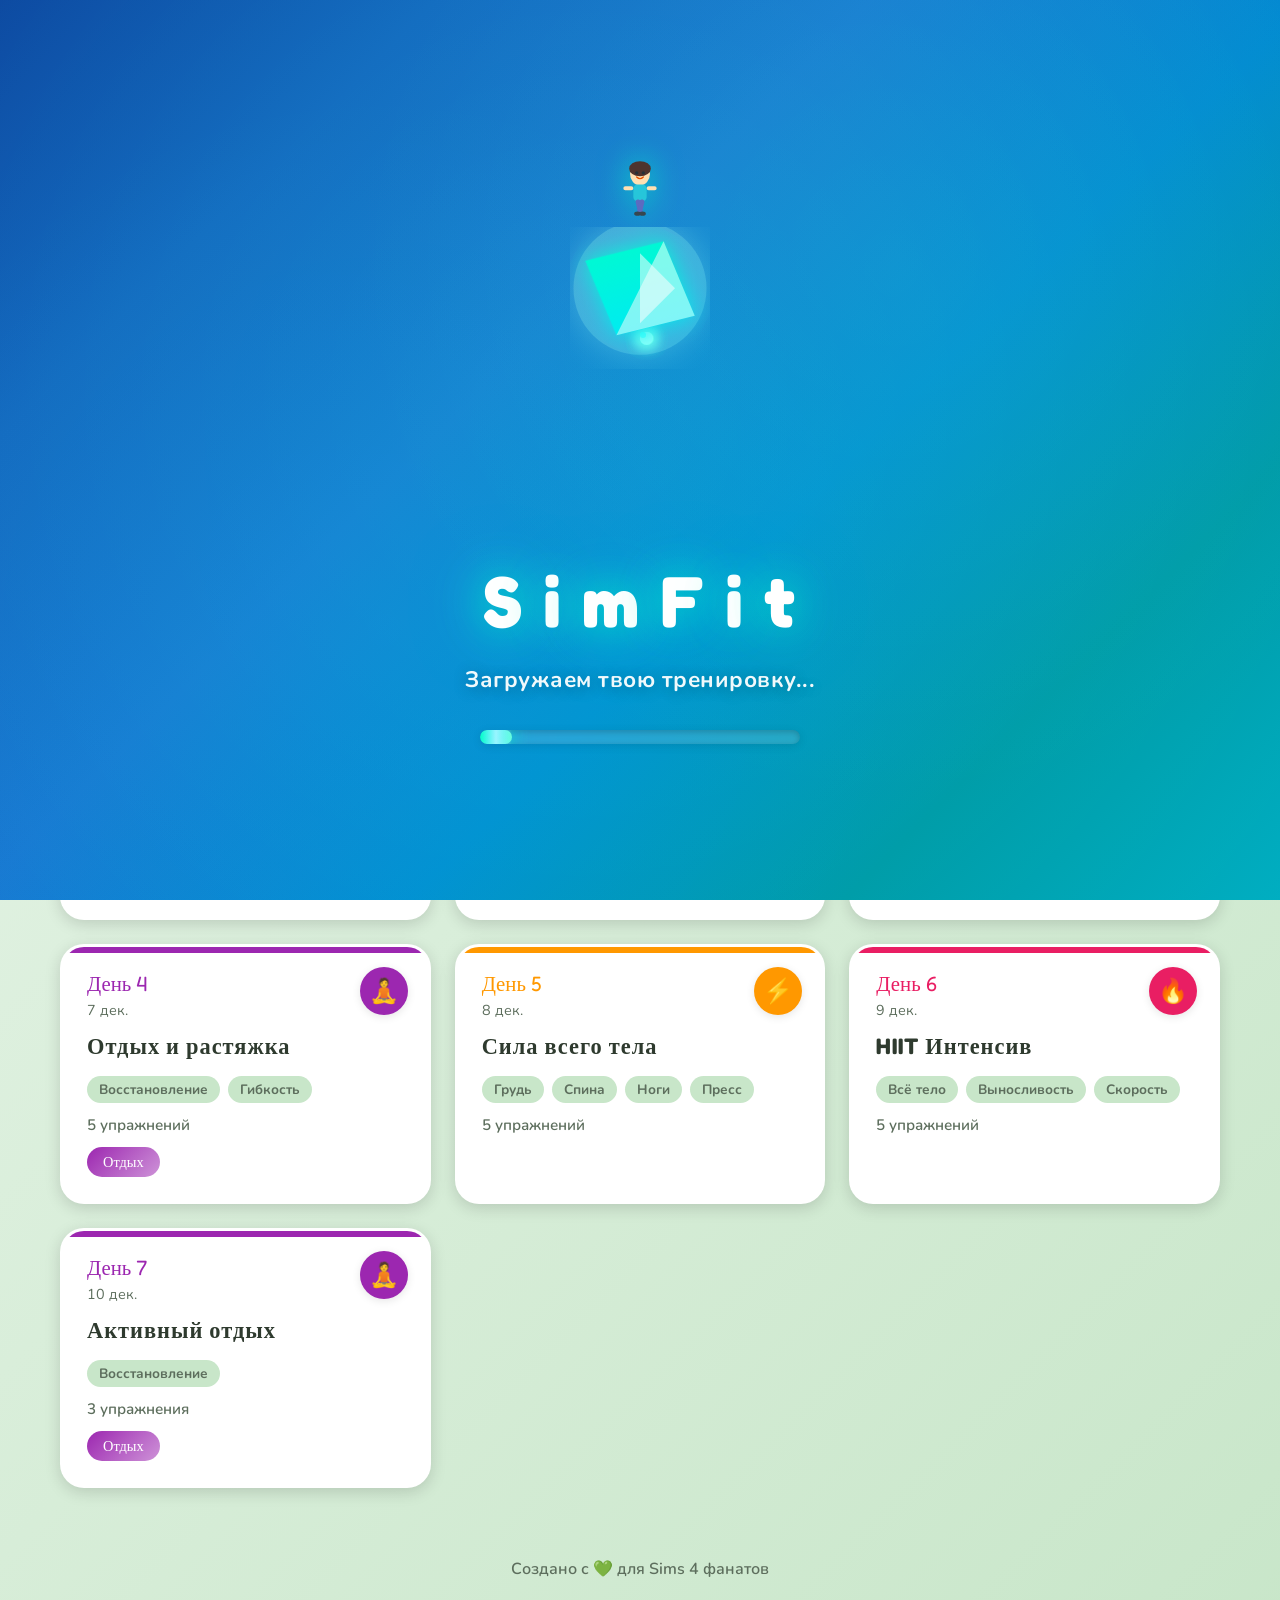
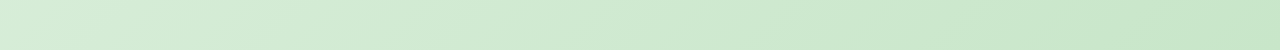
<file: index.html>
<!DOCTYPE html>
<html lang="ru">
  <head>
    <meta charset="utf-8" />
    <meta name="viewport" content="width=device-width, initial-scale=1" />
    <link rel="preconnect" href="https://fonts.googleapis.com">
    <link rel="preconnect" href="https://fonts.gstatic.com" crossorigin>
    <link href="https://fonts.googleapis.com/css2?family=Fredoka+One&family=Nunito:wght@400;600;700;800&display=swap" rel="stylesheet">
    <link href="./_app/immutable/entry/start.BOkRtn3x.js" rel="modulepreload">
		<link href="./_app/immutable/chunks/Btj7_l_U.js" rel="modulepreload">
		<link href="./_app/immutable/chunks/CP6yX3kJ.js" rel="modulepreload">
		<link href="./_app/immutable/entry/app.DRzBL6ld.js" rel="modulepreload">
		<link href="./_app/immutable/chunks/BgUy-a58.js" rel="modulepreload">
		<link href="./_app/immutable/chunks/CFKVnMbq.js" rel="modulepreload">
		<link href="./_app/immutable/nodes/0.CI1dqLjW.js" rel="modulepreload">
		<link href="./_app/immutable/chunks/IaMNDBvp.js" rel="modulepreload">
		<link href="./_app/immutable/nodes/2.DbwxCab4.js" rel="modulepreload">
		<link href="./_app/immutable/chunks/C-PUyHbh.js" rel="modulepreload">
		<!--1uha8ag--><!----><title>SimFit - Тренировки</title>
		<link href="./_app/immutable/assets/0.CVM1VoC1.css" rel="stylesheet">
		<link href="./_app/immutable/assets/2.FHKcJmlK.css" rel="stylesheet">
  </head>
  <body data-sveltekit-preload-data="hover">
    <div style="display: contents"><!--[--><!--[0--><!--[--><!--[0--><div class="loading-screen svelte-1p9h290" style="animation: fadeOut 1s ease-out 11000ms forwards;"><div class="plumbob-container svelte-1p9h290"><div class="sim-orbit svelte-1p9h290"><div class="sim-runner svelte-1p9h290"><svg viewBox="0 0 60 90" width="50" height="75" class="svelte-1p9h290"><ellipse cx="30" cy="20" rx="12" ry="14" fill="#FFE0B2" class="svelte-1p9h290"></ellipse><ellipse cx="30" cy="14" rx="13" ry="9" fill="#4E342E" class="svelte-1p9h290"></ellipse><circle cx="26" cy="19" r="2" fill="#263238" class="svelte-1p9h290"></circle><circle cx="34" cy="19" r="2" fill="#263238" class="svelte-1p9h290"></circle><path d="M 26 24 Q 30 28 34 24" stroke="#E65100" stroke-width="1.5" fill="none" stroke-linecap="round" class="svelte-1p9h290"></path><rect x="22" y="33" width="16" height="20" rx="5" fill="#26C6DA" class="svelte-1p9h290"></rect><rect x="10" y="35" width="12" height="5" rx="2.5" fill="#FFE0B2" class="svelte-1p9h290"><animateTransform attributeName="transform" type="rotate" values="-20 16 37;20 16 37;-20 16 37" dur="1.8s" repeatCount="indefinite" class="svelte-1p9h290"></animateTransform></rect><rect x="38" y="35" width="12" height="5" rx="2.5" fill="#FFE0B2" class="svelte-1p9h290"><animateTransform attributeName="transform" type="rotate" values="20 44 37;-20 44 37;20 44 37" dur="1.8s" repeatCount="indefinite" class="svelte-1p9h290"></animateTransform></rect><rect x="24" y="51" width="6" height="16" rx="3" fill="#5C6BC0" class="svelte-1p9h290"><animateTransform attributeName="transform" type="rotate" values="-25 27 51;25 27 51;-25 27 51" dur="1.5s" repeatCount="indefinite" class="svelte-1p9h290"></animateTransform></rect><rect x="30" y="51" width="6" height="16" rx="3" fill="#5C6BC0" class="svelte-1p9h290"><animateTransform attributeName="transform" type="rotate" values="25 33 51;-25 33 51;25 33 51" dur="1.5s" repeatCount="indefinite" class="svelte-1p9h290"></animateTransform></rect><ellipse cx="27" cy="68" rx="4" ry="2.5" fill="#37474F" class="svelte-1p9h290"></ellipse><ellipse cx="33" cy="68" rx="4" ry="2.5" fill="#37474F" class="svelte-1p9h290"></ellipse></svg></div></div> <svg class="plumbob-main svelte-1p9h290" width="140" height="210" viewBox="0 0 80 120"><defs class="svelte-1p9h290"><linearGradient id="plumbobGrad1" x1="0%" y1="0%" x2="100%" y2="100%" class="svelte-1p9h290"><stop offset="0%" style="stop-color:#00FFC6;stop-opacity:1" class="svelte-1p9h290"></stop><stop offset="100%" style="stop-color:#00E5FF;stop-opacity:1" class="svelte-1p9h290"></stop></linearGradient><linearGradient id="plumbobGrad2" x1="0%" y1="0%" x2="100%" y2="100%" class="svelte-1p9h290"><stop offset="0%" style="stop-color:#A7FFEB;stop-opacity:0.9" class="svelte-1p9h290"></stop><stop offset="100%" style="stop-color:#84FFFF;stop-opacity:0.9" class="svelte-1p9h290"></stop></linearGradient><filter id="glowStrong" class="svelte-1p9h290"><feGaussianBlur stdDeviation="6" result="coloredBlur" class="svelte-1p9h290"></feGaussianBlur><feMerge class="svelte-1p9h290"><feMergeNode in="coloredBlur" class="svelte-1p9h290"></feMergeNode><feMergeNode in="SourceGraphic" class="svelte-1p9h290"></feMergeNode></feMerge></filter><filter id="glowSoft" class="svelte-1p9h290"><feGaussianBlur stdDeviation="10" result="coloredBlur" class="svelte-1p9h290"></feGaussianBlur><feMerge class="svelte-1p9h290"><feMergeNode in="coloredBlur" class="svelte-1p9h290"></feMergeNode><feMergeNode in="SourceGraphic" class="svelte-1p9h290"></feMergeNode></feMerge></filter></defs><ellipse cx="40" cy="35" rx="38" ry="38" fill="url(#plumbobGrad2)" filter="url(#glowSoft)" opacity="0.4" class="svelte-1p9h290"><animate attributeName="opacity" values="0.3;0.5;0.3" dur="12s" repeatCount="indefinite" class="svelte-1p9h290"></animate></ellipse><polygon points="40,5 75,35 40,65 5,35" fill="url(#plumbobGrad1)" filter="url(#glowStrong)" class="svelte-1p9h290"><animateTransform attributeName="transform" type="rotate" values="0 40 35;360 40 35" dur="18s" repeatCount="indefinite" class="svelte-1p9h290"></animateTransform></polygon><polygon points="40,5 75,35 40,65" fill="white" opacity="0.5" class="svelte-1p9h290"><animateTransform attributeName="transform" type="rotate" values="0 40 35;360 40 35" dur="18s" repeatCount="indefinite" class="svelte-1p9h290"></animateTransform></polygon><polygon points="40,15 60,35 40,55" fill="white" opacity="0.6" class="svelte-1p9h290"><animate attributeName="opacity" values="0.4;0.8;0.4" dur="9s" repeatCount="indefinite" class="svelte-1p9h290"></animate></polygon></svg> <div class="particles svelte-1p9h290"><!--[--><div class="particle svelte-1p9h290" style="--delay: 0s; --size: 7.306455334597362px; --color: #00FFC6"></div><div class="particle svelte-1p9h290" style="--delay: 0.4s; --size: 13.796739016054445px; --color: #00E5FF"></div><div class="particle svelte-1p9h290" style="--delay: 0.8s; --size: 12.683538457138514px; --color: #A7FFEB"></div><div class="particle svelte-1p9h290" style="--delay: 1.2000000000000002s; --size: 11.053307105172827px; --color: #64FFDA"></div><div class="particle svelte-1p9h290" style="--delay: 1.6s; --size: 9.801257184835837px; --color: #84FFFF"></div><div class="particle svelte-1p9h290" style="--delay: 2s; --size: 13.082265118934707px; --color: #18FFFF"></div><div class="particle svelte-1p9h290" style="--delay: 2.4000000000000004s; --size: 6.082607841686291px; --color: #00FFC6"></div><div class="particle svelte-1p9h290" style="--delay: 2.8000000000000003s; --size: 10.520941200414178px; --color: #00E5FF"></div><div class="particle svelte-1p9h290" style="--delay: 3.2s; --size: 11.652392532430596px; --color: #A7FFEB"></div><div class="particle svelte-1p9h290" style="--delay: 3.6s; --size: 6.7146493888804315px; --color: #64FFDA"></div><div class="particle svelte-1p9h290" style="--delay: 4s; --size: 12.449655936533185px; --color: #84FFFF"></div><div class="particle svelte-1p9h290" style="--delay: 4.4s; --size: 9.517096192366665px; --color: #18FFFF"></div><!--]--></div></div> <div class="loading-text svelte-1p9h290"><h1 class="loading-title svelte-1p9h290"><span style="animation-delay: 0s" class="svelte-1p9h290">S</span> <span style="animation-delay: 0.45s" class="svelte-1p9h290">i</span> <span style="animation-delay: 0.9s" class="svelte-1p9h290">m</span> <span style="animation-delay: 1.35s" class="svelte-1p9h290">F</span> <span style="animation-delay: 1.8s" class="svelte-1p9h290">i</span> <span style="animation-delay: 2.25s" class="svelte-1p9h290">t</span></h1> <p class="loading-subtitle svelte-1p9h290">Загружаем твою тренировку...</p></div> <div class="progress-container svelte-1p9h290"><div class="progress-bar svelte-1p9h290" style="width: 0%"></div></div></div><!--]--> <!--[--><!--[--><div class="container svelte-1uha8ag"><header class="header svelte-1uha8ag"><div class="plumbob-wrapper svelte-1uha8ag"><svg class="plumbob" width="80" height="120" viewBox="0 0 80 120"><defs><linearGradient id="plumbobGrad" x1="0%" y1="0%" x2="100%" y2="100%"><stop offset="0%" style="stop-color:#69F0AE;stop-opacity:1"></stop><stop offset="100%" style="stop-color:#00E676;stop-opacity:1"></stop></linearGradient><filter id="glow"><feGaussianBlur stdDeviation="3" result="coloredBlur"></feGaussianBlur><feMerge><feMergeNode in="coloredBlur"></feMergeNode><feMergeNode in="SourceGraphic"></feMergeNode></feMerge></filter></defs><polygon points="40,5 75,35 40,65 5,35" fill="url(#plumbobGrad)" filter="url(#glow)"></polygon><polygon points="40,5 75,35 40,65" fill="#B9F6CA" opacity="0.5"></polygon></svg></div> <h1 class="title svelte-1uha8ag">SimFit</h1> <p class="subtitle svelte-1uha8ag">Твой фитнес-тренер в стиле Sims 4</p></header> <div class="program-card svelte-1uha8ag"><div class="program-header svelte-1uha8ag"><h2 class="svelte-1uha8ag">🏋️ Полное тело</h2> <p class="svelte-1uha8ag">Программа тренировок для всего тела на 7 дней</p></div></div> <a href="./bmi" class="bmi-card svelte-1uha8ag"><div class="bmi-icon svelte-1uha8ag">⚖️</div> <h3 class="svelte-1uha8ag">Калькулятор ИМТ</h3> <p class="svelte-1uha8ag">Рассчитай индекс массы тела и отслеживай прогресс</p> <div class="bmi-arrow svelte-1uha8ag">→</div></a> <div class="schedule-grid svelte-1uha8ag"><!--[--><a href="./workout/1" class="day-card svelte-1uha8ag" style="--accent: #4CAF50"><div class="day-badge svelte-1uha8ag" style="background: #4CAF50">💪</div> <div class="day-number svelte-1uha8ag">День 1</div> <div class="day-date svelte-1uha8ag">5 апр.</div> <h3 class="day-name svelte-1uha8ag">Верх тела + Кор</h3> <div class="muscle-groups svelte-1uha8ag"><!--[--><span class="muscle-tag svelte-1uha8ag">Грудь</span><span class="muscle-tag svelte-1uha8ag">Спина</span><span class="muscle-tag svelte-1uha8ag">Плечи</span><span class="muscle-tag svelte-1uha8ag">Пресс</span><!--]--></div> <div class="exercise-count svelte-1uha8ag">5 упражнений</div> <!--[-1--><!--]--></a><a href="./workout/2" class="day-card svelte-1uha8ag" style="--accent: #4CAF50"><div class="day-badge svelte-1uha8ag" style="background: #4CAF50">💪</div> <div class="day-number svelte-1uha8ag">День 2</div> <div class="day-date svelte-1uha8ag">6 апр.</div> <h3 class="day-name svelte-1uha8ag">Низ тела</h3> <div class="muscle-groups svelte-1uha8ag"><!--[--><span class="muscle-tag svelte-1uha8ag">Квадрицепсы</span><span class="muscle-tag svelte-1uha8ag">Бицепс бедра</span><span class="muscle-tag svelte-1uha8ag">Ягодицы</span><span class="muscle-tag svelte-1uha8ag">Икры</span><!--]--></div> <div class="exercise-count svelte-1uha8ag">5 упражнений</div> <!--[-1--><!--]--></a><a href="./workout/3" class="day-card svelte-1uha8ag" style="--accent: #2196F3"><div class="day-badge svelte-1uha8ag" style="background: #2196F3">🏃</div> <div class="day-number svelte-1uha8ag">День 3</div> <div class="day-date svelte-1uha8ag">7 апр.</div> <h3 class="day-name svelte-1uha8ag">Кардио + Кор</h3> <div class="muscle-groups svelte-1uha8ag"><!--[--><span class="muscle-tag svelte-1uha8ag">Всё тело</span><span class="muscle-tag svelte-1uha8ag">Пресс</span><span class="muscle-tag svelte-1uha8ag">Выносливость</span><!--]--></div> <div class="exercise-count svelte-1uha8ag">5 упражнений</div> <!--[-1--><!--]--></a><a href="./workout/4" class="day-card svelte-1uha8ag" style="--accent: #9C27B0"><div class="day-badge svelte-1uha8ag" style="background: #9C27B0">🧘</div> <div class="day-number svelte-1uha8ag">День 4</div> <div class="day-date svelte-1uha8ag">8 апр.</div> <h3 class="day-name svelte-1uha8ag">Отдых и растяжка</h3> <div class="muscle-groups svelte-1uha8ag"><!--[--><span class="muscle-tag svelte-1uha8ag">Восстановление</span><span class="muscle-tag svelte-1uha8ag">Гибкость</span><!--]--></div> <div class="exercise-count svelte-1uha8ag">5 упражнений</div> <!--[0--><div class="rest-badge svelte-1uha8ag">Отдых</div><!--]--></a><a href="./workout/5" class="day-card svelte-1uha8ag" style="--accent: #FF9800"><div class="day-badge svelte-1uha8ag" style="background: #FF9800">⚡</div> <div class="day-number svelte-1uha8ag">День 5</div> <div class="day-date svelte-1uha8ag">9 апр.</div> <h3 class="day-name svelte-1uha8ag">Сила всего тела</h3> <div class="muscle-groups svelte-1uha8ag"><!--[--><span class="muscle-tag svelte-1uha8ag">Грудь</span><span class="muscle-tag svelte-1uha8ag">Спина</span><span class="muscle-tag svelte-1uha8ag">Ноги</span><span class="muscle-tag svelte-1uha8ag">Пресс</span><!--]--></div> <div class="exercise-count svelte-1uha8ag">5 упражнений</div> <!--[-1--><!--]--></a><a href="./workout/6" class="day-card svelte-1uha8ag" style="--accent: #E91E63"><div class="day-badge svelte-1uha8ag" style="background: #E91E63">🔥</div> <div class="day-number svelte-1uha8ag">День 6</div> <div class="day-date svelte-1uha8ag">10 апр.</div> <h3 class="day-name svelte-1uha8ag">HIIT Интенсив</h3> <div class="muscle-groups svelte-1uha8ag"><!--[--><span class="muscle-tag svelte-1uha8ag">Всё тело</span><span class="muscle-tag svelte-1uha8ag">Выносливость</span><span class="muscle-tag svelte-1uha8ag">Скорость</span><!--]--></div> <div class="exercise-count svelte-1uha8ag">5 упражнений</div> <!--[-1--><!--]--></a><a href="./workout/7" class="day-card svelte-1uha8ag" style="--accent: #9C27B0"><div class="day-badge svelte-1uha8ag" style="background: #9C27B0">🧘</div> <div class="day-number svelte-1uha8ag">День 7</div> <div class="day-date svelte-1uha8ag">11 апр.</div> <h3 class="day-name svelte-1uha8ag">Активный отдых</h3> <div class="muscle-groups svelte-1uha8ag"><!--[--><span class="muscle-tag svelte-1uha8ag">Восстановление</span><!--]--></div> <div class="exercise-count svelte-1uha8ag">3 упражнения</div> <!--[0--><div class="rest-badge svelte-1uha8ag">Отдых</div><!--]--></a><!--]--></div> <footer class="footer svelte-1uha8ag"><p>Создано с 💚 для Sims 4 фанатов</p></footer></div><!--]--><!--]--><!--]--><!--]--> <!--[-1--><!--]--><!--]-->
			
			<script>
				{
					__sveltekit_29dzqs = {
						base: new URL(".", location).pathname.slice(0, -1),
						assets: "/vbc"
					};

					const element = document.currentScript.parentElement;

					Promise.all([
						import("./_app/immutable/entry/start.BOkRtn3x.js"),
						import("./_app/immutable/entry/app.DRzBL6ld.js")
					]).then(([kit, app]) => {
						kit.start(app, element, {
							node_ids: [0, 2],
							data: [null,null],
							form: null,
							error: null
						});
					});
				}
			</script>
		</div>
  </body>
</html>
</file>
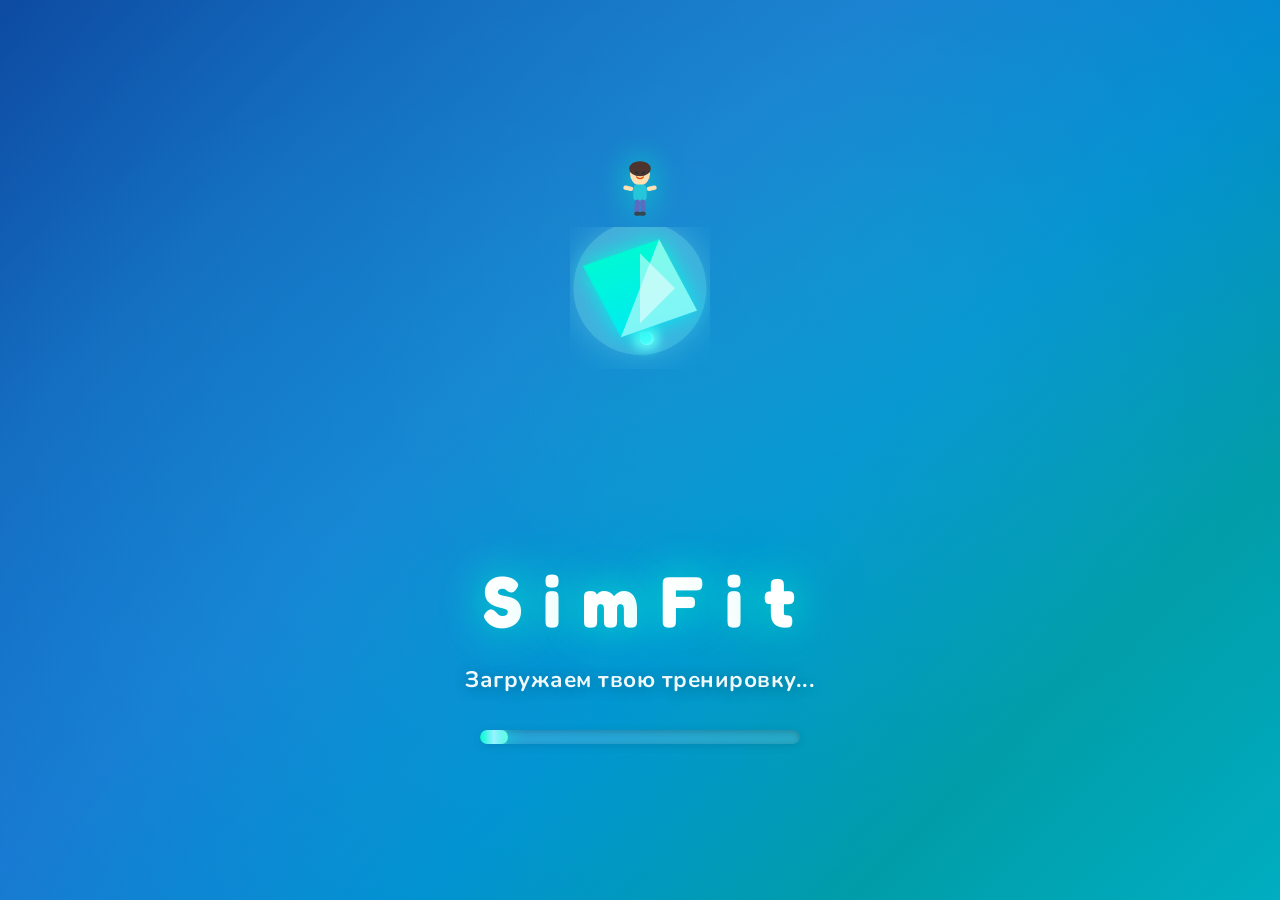
<file: about/index.html>
<!DOCTYPE html>
<html lang="ru">
  <head>
    <meta charset="utf-8" />
    <meta name="viewport" content="width=device-width, initial-scale=1" />
    <link rel="preconnect" href="https://fonts.googleapis.com">
    <link rel="preconnect" href="https://fonts.gstatic.com" crossorigin>
    <link href="https://fonts.googleapis.com/css2?family=Fredoka+One&family=Nunito:wght@400;600;700;800&display=swap" rel="stylesheet">
    <link href="../_app/immutable/entry/start.BOkRtn3x.js" rel="modulepreload">
		<link href="../_app/immutable/chunks/Btj7_l_U.js" rel="modulepreload">
		<link href="../_app/immutable/chunks/CP6yX3kJ.js" rel="modulepreload">
		<link href="../_app/immutable/entry/app.DRzBL6ld.js" rel="modulepreload">
		<link href="../_app/immutable/chunks/BgUy-a58.js" rel="modulepreload">
		<link href="../_app/immutable/chunks/CFKVnMbq.js" rel="modulepreload">
		<link href="../_app/immutable/nodes/0.CI1dqLjW.js" rel="modulepreload">
		<link href="../_app/immutable/chunks/IaMNDBvp.js" rel="modulepreload">
		<link href="../_app/immutable/nodes/3.ZXhCy0sC.js" rel="modulepreload">
		
		<link href="../_app/immutable/assets/0.CVM1VoC1.css" rel="stylesheet">
  </head>
  <body data-sveltekit-preload-data="hover">
    <div style="display: contents"><!--[--><!--[0--><!--[--><!--[0--><div class="loading-screen svelte-1p9h290" style="animation: fadeOut 1s ease-out 11000ms forwards;"><div class="plumbob-container svelte-1p9h290"><div class="sim-orbit svelte-1p9h290"><div class="sim-runner svelte-1p9h290"><svg viewBox="0 0 60 90" width="50" height="75" class="svelte-1p9h290"><ellipse cx="30" cy="20" rx="12" ry="14" fill="#FFE0B2" class="svelte-1p9h290"></ellipse><ellipse cx="30" cy="14" rx="13" ry="9" fill="#4E342E" class="svelte-1p9h290"></ellipse><circle cx="26" cy="19" r="2" fill="#263238" class="svelte-1p9h290"></circle><circle cx="34" cy="19" r="2" fill="#263238" class="svelte-1p9h290"></circle><path d="M 26 24 Q 30 28 34 24" stroke="#E65100" stroke-width="1.5" fill="none" stroke-linecap="round" class="svelte-1p9h290"></path><rect x="22" y="33" width="16" height="20" rx="5" fill="#26C6DA" class="svelte-1p9h290"></rect><rect x="10" y="35" width="12" height="5" rx="2.5" fill="#FFE0B2" class="svelte-1p9h290"><animateTransform attributeName="transform" type="rotate" values="-20 16 37;20 16 37;-20 16 37" dur="1.8s" repeatCount="indefinite" class="svelte-1p9h290"></animateTransform></rect><rect x="38" y="35" width="12" height="5" rx="2.5" fill="#FFE0B2" class="svelte-1p9h290"><animateTransform attributeName="transform" type="rotate" values="20 44 37;-20 44 37;20 44 37" dur="1.8s" repeatCount="indefinite" class="svelte-1p9h290"></animateTransform></rect><rect x="24" y="51" width="6" height="16" rx="3" fill="#5C6BC0" class="svelte-1p9h290"><animateTransform attributeName="transform" type="rotate" values="-25 27 51;25 27 51;-25 27 51" dur="1.5s" repeatCount="indefinite" class="svelte-1p9h290"></animateTransform></rect><rect x="30" y="51" width="6" height="16" rx="3" fill="#5C6BC0" class="svelte-1p9h290"><animateTransform attributeName="transform" type="rotate" values="25 33 51;-25 33 51;25 33 51" dur="1.5s" repeatCount="indefinite" class="svelte-1p9h290"></animateTransform></rect><ellipse cx="27" cy="68" rx="4" ry="2.5" fill="#37474F" class="svelte-1p9h290"></ellipse><ellipse cx="33" cy="68" rx="4" ry="2.5" fill="#37474F" class="svelte-1p9h290"></ellipse></svg></div></div> <svg class="plumbob-main svelte-1p9h290" width="140" height="210" viewBox="0 0 80 120"><defs class="svelte-1p9h290"><linearGradient id="plumbobGrad1" x1="0%" y1="0%" x2="100%" y2="100%" class="svelte-1p9h290"><stop offset="0%" style="stop-color:#00FFC6;stop-opacity:1" class="svelte-1p9h290"></stop><stop offset="100%" style="stop-color:#00E5FF;stop-opacity:1" class="svelte-1p9h290"></stop></linearGradient><linearGradient id="plumbobGrad2" x1="0%" y1="0%" x2="100%" y2="100%" class="svelte-1p9h290"><stop offset="0%" style="stop-color:#A7FFEB;stop-opacity:0.9" class="svelte-1p9h290"></stop><stop offset="100%" style="stop-color:#84FFFF;stop-opacity:0.9" class="svelte-1p9h290"></stop></linearGradient><filter id="glowStrong" class="svelte-1p9h290"><feGaussianBlur stdDeviation="6" result="coloredBlur" class="svelte-1p9h290"></feGaussianBlur><feMerge class="svelte-1p9h290"><feMergeNode in="coloredBlur" class="svelte-1p9h290"></feMergeNode><feMergeNode in="SourceGraphic" class="svelte-1p9h290"></feMergeNode></feMerge></filter><filter id="glowSoft" class="svelte-1p9h290"><feGaussianBlur stdDeviation="10" result="coloredBlur" class="svelte-1p9h290"></feGaussianBlur><feMerge class="svelte-1p9h290"><feMergeNode in="coloredBlur" class="svelte-1p9h290"></feMergeNode><feMergeNode in="SourceGraphic" class="svelte-1p9h290"></feMergeNode></feMerge></filter></defs><ellipse cx="40" cy="35" rx="38" ry="38" fill="url(#plumbobGrad2)" filter="url(#glowSoft)" opacity="0.4" class="svelte-1p9h290"><animate attributeName="opacity" values="0.3;0.5;0.3" dur="12s" repeatCount="indefinite" class="svelte-1p9h290"></animate></ellipse><polygon points="40,5 75,35 40,65 5,35" fill="url(#plumbobGrad1)" filter="url(#glowStrong)" class="svelte-1p9h290"><animateTransform attributeName="transform" type="rotate" values="0 40 35;360 40 35" dur="18s" repeatCount="indefinite" class="svelte-1p9h290"></animateTransform></polygon><polygon points="40,5 75,35 40,65" fill="white" opacity="0.5" class="svelte-1p9h290"><animateTransform attributeName="transform" type="rotate" values="0 40 35;360 40 35" dur="18s" repeatCount="indefinite" class="svelte-1p9h290"></animateTransform></polygon><polygon points="40,15 60,35 40,55" fill="white" opacity="0.6" class="svelte-1p9h290"><animate attributeName="opacity" values="0.4;0.8;0.4" dur="9s" repeatCount="indefinite" class="svelte-1p9h290"></animate></polygon></svg> <div class="particles svelte-1p9h290"><!--[--><div class="particle svelte-1p9h290" style="--delay: 0s; --size: 8.383381793907517px; --color: #00FFC6"></div><div class="particle svelte-1p9h290" style="--delay: 0.4s; --size: 12.496390294907037px; --color: #00E5FF"></div><div class="particle svelte-1p9h290" style="--delay: 0.8s; --size: 12.314091003202375px; --color: #A7FFEB"></div><div class="particle svelte-1p9h290" style="--delay: 1.2000000000000002s; --size: 9.77831314889177px; --color: #64FFDA"></div><div class="particle svelte-1p9h290" style="--delay: 1.6s; --size: 9.150820576486051px; --color: #84FFFF"></div><div class="particle svelte-1p9h290" style="--delay: 2s; --size: 11.601187404370082px; --color: #18FFFF"></div><div class="particle svelte-1p9h290" style="--delay: 2.4000000000000004s; --size: 13.05305787312166px; --color: #00FFC6"></div><div class="particle svelte-1p9h290" style="--delay: 2.8000000000000003s; --size: 6.350322103996688px; --color: #00E5FF"></div><div class="particle svelte-1p9h290" style="--delay: 3.2s; --size: 8.094914114314452px; --color: #A7FFEB"></div><div class="particle svelte-1p9h290" style="--delay: 3.6s; --size: 13.0455061543136px; --color: #64FFDA"></div><div class="particle svelte-1p9h290" style="--delay: 4s; --size: 9.220271846067053px; --color: #84FFFF"></div><div class="particle svelte-1p9h290" style="--delay: 4.4s; --size: 11.036052850535594px; --color: #18FFFF"></div><!--]--></div></div> <div class="loading-text svelte-1p9h290"><h1 class="loading-title svelte-1p9h290"><span style="animation-delay: 0s" class="svelte-1p9h290">S</span> <span style="animation-delay: 0.45s" class="svelte-1p9h290">i</span> <span style="animation-delay: 0.9s" class="svelte-1p9h290">m</span> <span style="animation-delay: 1.35s" class="svelte-1p9h290">F</span> <span style="animation-delay: 1.8s" class="svelte-1p9h290">i</span> <span style="animation-delay: 2.25s" class="svelte-1p9h290">t</span></h1> <p class="loading-subtitle svelte-1p9h290">Загружаем твою тренировку...</p></div> <div class="progress-container svelte-1p9h290"><div class="progress-bar svelte-1p9h290" style="width: 0%"></div></div></div><!--]--> <!--[--><!--[--><h1>About</h1> <p>Reload this page. You should see the same content.</p> <p>View the page source: the HTML is pre-rendered.</p><!--]--><!--]--><!--]--><!--]--> <!--[-1--><!--]--><!--]-->
			
			<script>
				{
					__sveltekit_29dzqs = {
						base: new URL("..", location).pathname.slice(0, -1),
						assets: "/vbc"
					};

					const element = document.currentScript.parentElement;

					Promise.all([
						import("../_app/immutable/entry/start.BOkRtn3x.js"),
						import("../_app/immutable/entry/app.DRzBL6ld.js")
					]).then(([kit, app]) => {
						kit.start(app, element, {
							node_ids: [0, 3],
							data: [null,null],
							form: null,
							error: null
						});
					});
				}
			</script>
		</div>
  </body>
</html>
</file>
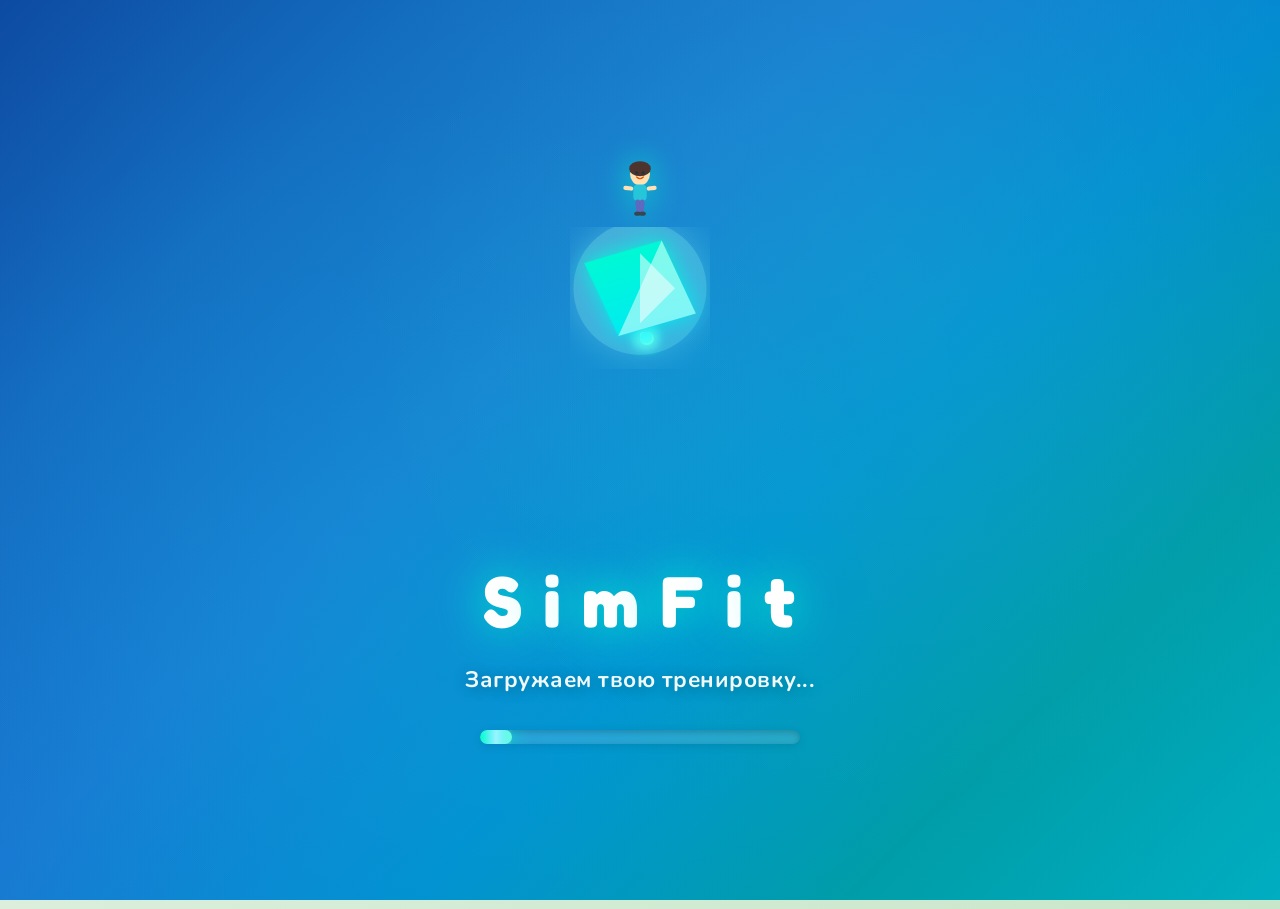
<file: bmi/index.html>
<!DOCTYPE html>
<html lang="ru">
  <head>
    <meta charset="utf-8" />
    <meta name="viewport" content="width=device-width, initial-scale=1" />
    <link rel="preconnect" href="https://fonts.googleapis.com">
    <link rel="preconnect" href="https://fonts.gstatic.com" crossorigin>
    <link href="https://fonts.googleapis.com/css2?family=Fredoka+One&family=Nunito:wght@400;600;700;800&display=swap" rel="stylesheet">
    <link href="../_app/immutable/entry/start.BOkRtn3x.js" rel="modulepreload">
		<link href="../_app/immutable/chunks/Btj7_l_U.js" rel="modulepreload">
		<link href="../_app/immutable/chunks/CP6yX3kJ.js" rel="modulepreload">
		<link href="../_app/immutable/entry/app.DRzBL6ld.js" rel="modulepreload">
		<link href="../_app/immutable/chunks/BgUy-a58.js" rel="modulepreload">
		<link href="../_app/immutable/chunks/CFKVnMbq.js" rel="modulepreload">
		<link href="../_app/immutable/nodes/0.CI1dqLjW.js" rel="modulepreload">
		<link href="../_app/immutable/chunks/IaMNDBvp.js" rel="modulepreload">
		<link href="../_app/immutable/nodes/4.wLh_mzQC.js" rel="modulepreload">
		<!--9rifgj--><!----><title>Калькулятор ИМТ - SimFit</title>
		<link href="../_app/immutable/assets/0.CVM1VoC1.css" rel="stylesheet">
		<link href="../_app/immutable/assets/4.CbII4Kbr.css" rel="stylesheet">
  </head>
  <body data-sveltekit-preload-data="hover">
    <div style="display: contents"><!--[--><!--[0--><!--[--><!--[0--><div class="loading-screen svelte-1p9h290" style="animation: fadeOut 1s ease-out 11000ms forwards;"><div class="plumbob-container svelte-1p9h290"><div class="sim-orbit svelte-1p9h290"><div class="sim-runner svelte-1p9h290"><svg viewBox="0 0 60 90" width="50" height="75" class="svelte-1p9h290"><ellipse cx="30" cy="20" rx="12" ry="14" fill="#FFE0B2" class="svelte-1p9h290"></ellipse><ellipse cx="30" cy="14" rx="13" ry="9" fill="#4E342E" class="svelte-1p9h290"></ellipse><circle cx="26" cy="19" r="2" fill="#263238" class="svelte-1p9h290"></circle><circle cx="34" cy="19" r="2" fill="#263238" class="svelte-1p9h290"></circle><path d="M 26 24 Q 30 28 34 24" stroke="#E65100" stroke-width="1.5" fill="none" stroke-linecap="round" class="svelte-1p9h290"></path><rect x="22" y="33" width="16" height="20" rx="5" fill="#26C6DA" class="svelte-1p9h290"></rect><rect x="10" y="35" width="12" height="5" rx="2.5" fill="#FFE0B2" class="svelte-1p9h290"><animateTransform attributeName="transform" type="rotate" values="-20 16 37;20 16 37;-20 16 37" dur="1.8s" repeatCount="indefinite" class="svelte-1p9h290"></animateTransform></rect><rect x="38" y="35" width="12" height="5" rx="2.5" fill="#FFE0B2" class="svelte-1p9h290"><animateTransform attributeName="transform" type="rotate" values="20 44 37;-20 44 37;20 44 37" dur="1.8s" repeatCount="indefinite" class="svelte-1p9h290"></animateTransform></rect><rect x="24" y="51" width="6" height="16" rx="3" fill="#5C6BC0" class="svelte-1p9h290"><animateTransform attributeName="transform" type="rotate" values="-25 27 51;25 27 51;-25 27 51" dur="1.5s" repeatCount="indefinite" class="svelte-1p9h290"></animateTransform></rect><rect x="30" y="51" width="6" height="16" rx="3" fill="#5C6BC0" class="svelte-1p9h290"><animateTransform attributeName="transform" type="rotate" values="25 33 51;-25 33 51;25 33 51" dur="1.5s" repeatCount="indefinite" class="svelte-1p9h290"></animateTransform></rect><ellipse cx="27" cy="68" rx="4" ry="2.5" fill="#37474F" class="svelte-1p9h290"></ellipse><ellipse cx="33" cy="68" rx="4" ry="2.5" fill="#37474F" class="svelte-1p9h290"></ellipse></svg></div></div> <svg class="plumbob-main svelte-1p9h290" width="140" height="210" viewBox="0 0 80 120"><defs class="svelte-1p9h290"><linearGradient id="plumbobGrad1" x1="0%" y1="0%" x2="100%" y2="100%" class="svelte-1p9h290"><stop offset="0%" style="stop-color:#00FFC6;stop-opacity:1" class="svelte-1p9h290"></stop><stop offset="100%" style="stop-color:#00E5FF;stop-opacity:1" class="svelte-1p9h290"></stop></linearGradient><linearGradient id="plumbobGrad2" x1="0%" y1="0%" x2="100%" y2="100%" class="svelte-1p9h290"><stop offset="0%" style="stop-color:#A7FFEB;stop-opacity:0.9" class="svelte-1p9h290"></stop><stop offset="100%" style="stop-color:#84FFFF;stop-opacity:0.9" class="svelte-1p9h290"></stop></linearGradient><filter id="glowStrong" class="svelte-1p9h290"><feGaussianBlur stdDeviation="6" result="coloredBlur" class="svelte-1p9h290"></feGaussianBlur><feMerge class="svelte-1p9h290"><feMergeNode in="coloredBlur" class="svelte-1p9h290"></feMergeNode><feMergeNode in="SourceGraphic" class="svelte-1p9h290"></feMergeNode></feMerge></filter><filter id="glowSoft" class="svelte-1p9h290"><feGaussianBlur stdDeviation="10" result="coloredBlur" class="svelte-1p9h290"></feGaussianBlur><feMerge class="svelte-1p9h290"><feMergeNode in="coloredBlur" class="svelte-1p9h290"></feMergeNode><feMergeNode in="SourceGraphic" class="svelte-1p9h290"></feMergeNode></feMerge></filter></defs><ellipse cx="40" cy="35" rx="38" ry="38" fill="url(#plumbobGrad2)" filter="url(#glowSoft)" opacity="0.4" class="svelte-1p9h290"><animate attributeName="opacity" values="0.3;0.5;0.3" dur="12s" repeatCount="indefinite" class="svelte-1p9h290"></animate></ellipse><polygon points="40,5 75,35 40,65 5,35" fill="url(#plumbobGrad1)" filter="url(#glowStrong)" class="svelte-1p9h290"><animateTransform attributeName="transform" type="rotate" values="0 40 35;360 40 35" dur="18s" repeatCount="indefinite" class="svelte-1p9h290"></animateTransform></polygon><polygon points="40,5 75,35 40,65" fill="white" opacity="0.5" class="svelte-1p9h290"><animateTransform attributeName="transform" type="rotate" values="0 40 35;360 40 35" dur="18s" repeatCount="indefinite" class="svelte-1p9h290"></animateTransform></polygon><polygon points="40,15 60,35 40,55" fill="white" opacity="0.6" class="svelte-1p9h290"><animate attributeName="opacity" values="0.4;0.8;0.4" dur="9s" repeatCount="indefinite" class="svelte-1p9h290"></animate></polygon></svg> <div class="particles svelte-1p9h290"><!--[--><div class="particle svelte-1p9h290" style="--delay: 0s; --size: 10.72572070759397px; --color: #00FFC6"></div><div class="particle svelte-1p9h290" style="--delay: 0.4s; --size: 8.136135527011056px; --color: #00E5FF"></div><div class="particle svelte-1p9h290" style="--delay: 0.8s; --size: 12.046464033874699px; --color: #A7FFEB"></div><div class="particle svelte-1p9h290" style="--delay: 1.2000000000000002s; --size: 10.197095883679388px; --color: #64FFDA"></div><div class="particle svelte-1p9h290" style="--delay: 1.6s; --size: 12.737673344688615px; --color: #84FFFF"></div><div class="particle svelte-1p9h290" style="--delay: 2s; --size: 10.225122298601622px; --color: #18FFFF"></div><div class="particle svelte-1p9h290" style="--delay: 2.4000000000000004s; --size: 7.823851030143611px; --color: #00FFC6"></div><div class="particle svelte-1p9h290" style="--delay: 2.8000000000000003s; --size: 13.59522944090073px; --color: #00E5FF"></div><div class="particle svelte-1p9h290" style="--delay: 3.2s; --size: 8.097457447305361px; --color: #A7FFEB"></div><div class="particle svelte-1p9h290" style="--delay: 3.6s; --size: 13.55992151041534px; --color: #64FFDA"></div><div class="particle svelte-1p9h290" style="--delay: 4s; --size: 10.60616219627676px; --color: #84FFFF"></div><div class="particle svelte-1p9h290" style="--delay: 4.4s; --size: 13.055673134621237px; --color: #18FFFF"></div><!--]--></div></div> <div class="loading-text svelte-1p9h290"><h1 class="loading-title svelte-1p9h290"><span style="animation-delay: 0s" class="svelte-1p9h290">S</span> <span style="animation-delay: 0.45s" class="svelte-1p9h290">i</span> <span style="animation-delay: 0.9s" class="svelte-1p9h290">m</span> <span style="animation-delay: 1.35s" class="svelte-1p9h290">F</span> <span style="animation-delay: 1.8s" class="svelte-1p9h290">i</span> <span style="animation-delay: 2.25s" class="svelte-1p9h290">t</span></h1> <p class="loading-subtitle svelte-1p9h290">Загружаем твою тренировку...</p></div> <div class="progress-container svelte-1p9h290"><div class="progress-bar svelte-1p9h290" style="width: 0%"></div></div></div><!--]--> <!--[--><!--[--><div class="container svelte-9rifgj"><header class="header svelte-9rifgj"><a href="../" class="back-btn svelte-9rifgj">← На главную</a> <div class="plumbob-wrapper svelte-9rifgj"><svg class="plumbob svelte-9rifgj" width="60" height="90" viewBox="0 0 80 120"><defs class="svelte-9rifgj"><linearGradient id="plumbobGrad" x1="0%" y1="0%" x2="100%" y2="100%" class="svelte-9rifgj"><stop offset="0%" style="stop-color:#69F0AE;stop-opacity:1" class="svelte-9rifgj"></stop><stop offset="100%" style="stop-color:#00E676;stop-opacity:1" class="svelte-9rifgj"></stop></linearGradient><filter id="glow" class="svelte-9rifgj"><feGaussianBlur stdDeviation="3" result="coloredBlur" class="svelte-9rifgj"></feGaussianBlur><feMerge class="svelte-9rifgj"><feMergeNode in="coloredBlur" class="svelte-9rifgj"></feMergeNode><feMergeNode in="SourceGraphic" class="svelte-9rifgj"></feMergeNode></feMerge></filter></defs><polygon points="40,5 75,35 40,65 5,35" fill="url(#plumbobGrad)" filter="url(#glow)" class="svelte-9rifgj"></polygon><polygon points="40,5 75,35 40,65" fill="#B9F6CA" opacity="0.5" class="svelte-9rifgj"></polygon></svg></div> <h1 class="title svelte-9rifgj">Калькулятор ИМТ</h1> <p class="subtitle svelte-9rifgj">Индекс массы тела — показатель вашего здоровья</p></header> <div class="calculator-card svelte-9rifgj"><div class="input-section svelte-9rifgj"><div class="input-group svelte-9rifgj"><label for="height" class="svelte-9rifgj"><span class="input-icon svelte-9rifgj">📏</span> Рост (см)</label> <input id="height" type="number" value="" placeholder="170" min="100" max="250" class="svelte-9rifgj"/></div> <div class="input-group svelte-9rifgj"><label for="weight" class="svelte-9rifgj"><span class="input-icon svelte-9rifgj">⚖️</span> Вес (кг)</label> <input id="weight" type="number" value="" placeholder="70" min="30" max="300" class="svelte-9rifgj"/></div></div> <!--[-1--><!--]--> <div class="character-section svelte-9rifgj"><div class="sim-character svelte-9rifgj"><svg viewBox="0 0 120 180" xmlns="http://www.w3.org/2000/svg" class="svelte-9rifgj"><g class="plumbob-small svelte-9rifgj"><polygon points="60,5 70,18 60,31 50,18" fill="#00E676" opacity="0.9" class="svelte-9rifgj"><animateTransform attributeName="transform" type="rotate" values="0 60 18;360 60 18" dur="3s" repeatCount="indefinite" class="svelte-9rifgj"></animateTransform></polygon></g><ellipse cx="60" cy="50" rx="22" ry="25" fill="#FFCC80" class="svelte-9rifgj"></ellipse><ellipse cx="60" cy="38" rx="24" ry="16" fill="#5D4037" class="svelte-9rifgj"></ellipse><circle cx="52" cy="48" r="3" fill="#333" class="svelte-9rifgj"></circle><circle cx="68" cy="48" r="3" fill="#333" class="svelte-9rifgj"></circle><circle cx="53" cy="47" r="1" fill="white" class="svelte-9rifgj"></circle><circle cx="69" cy="47" r="1" fill="white" class="svelte-9rifgj"></circle><path d="M 52 56 Q 60 63 68 56" stroke="#E65100" stroke-width="2" fill="none" stroke-linecap="round" class="svelte-9rifgj"></path><rect x="45" y="72" width="30" height="35" rx="8" fill="#4CAF50" class="svelte-9rifgj"></rect><rect x="32" y="75" width="13" height="8" rx="4" fill="#FFCC80" class="svelte-9rifgj"></rect><rect x="75" y="75" width="13" height="8" rx="4" fill="#FFCC80" class="svelte-9rifgj"></rect><rect x="48" y="105" width="10" height="35" rx="5" fill="#1976D2" class="svelte-9rifgj"></rect><rect x="62" y="105" width="10" height="35" rx="5" fill="#1976D2" class="svelte-9rifgj"></rect><ellipse cx="53" cy="142" rx="7" ry="4" fill="#333" class="svelte-9rifgj"></ellipse><ellipse cx="67" cy="142" rx="7" ry="4" fill="#333" class="svelte-9rifgj"></ellipse></svg></div></div></div> <!--[-1--><!--]--> <footer class="footer svelte-9rifgj"><p class="svelte-9rifgj">SimFit — ваш персональный фитнес-тренер 💚</p></footer></div><!--]--><!--]--><!--]--><!--]--> <!--[-1--><!--]--><!--]-->
			
			<script>
				{
					__sveltekit_29dzqs = {
						base: new URL("..", location).pathname.slice(0, -1),
						assets: "/vbc"
					};

					const element = document.currentScript.parentElement;

					Promise.all([
						import("../_app/immutable/entry/start.BOkRtn3x.js"),
						import("../_app/immutable/entry/app.DRzBL6ld.js")
					]).then(([kit, app]) => {
						kit.start(app, element, {
							node_ids: [0, 4],
							data: [null,null],
							form: null,
							error: null
						});
					});
				}
			</script>
		</div>
  </body>
</html>
</file>
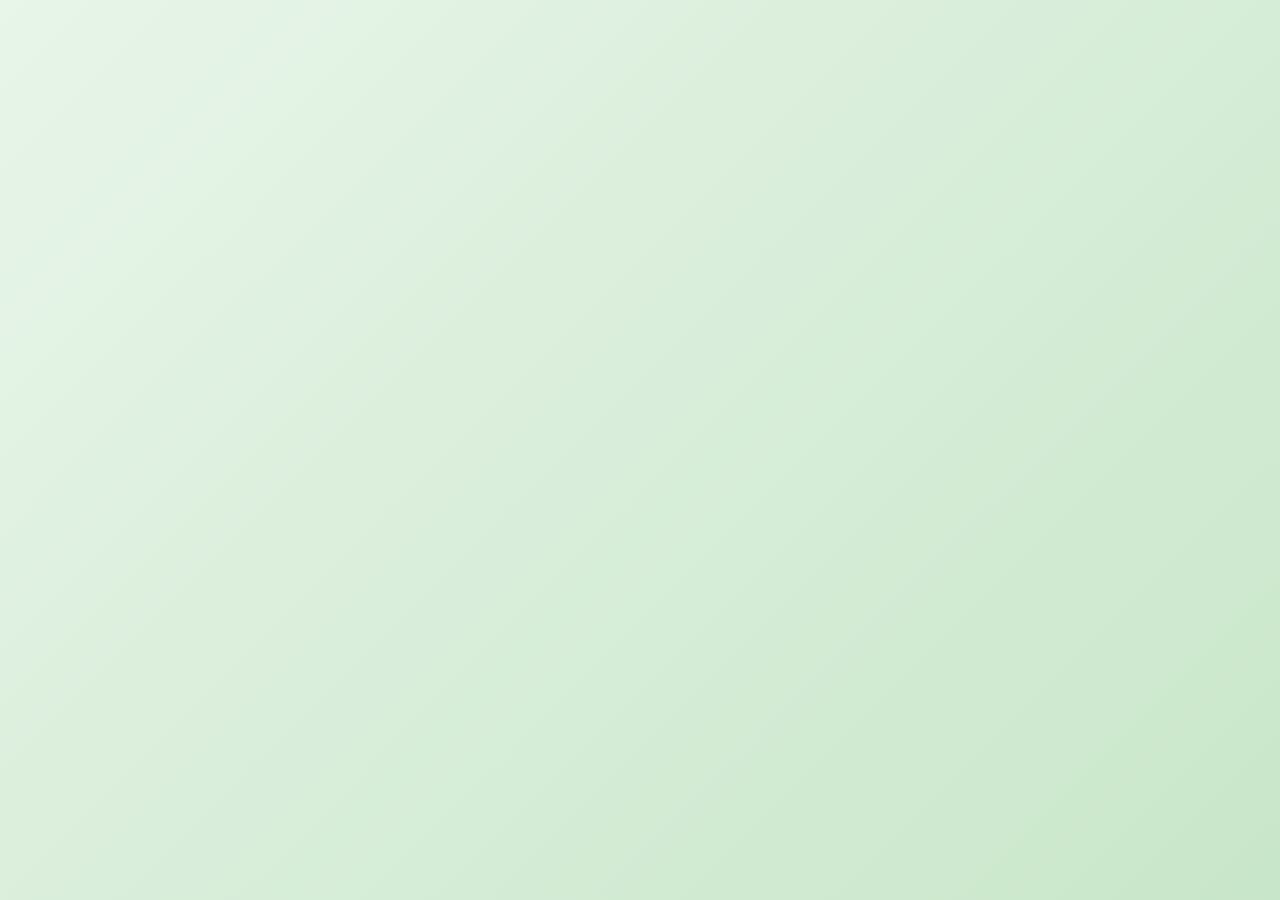
<file: workout/1/index.html>
<!DOCTYPE html>
<html lang="ru">
  <head>
    <meta charset="utf-8" />
    <meta name="viewport" content="width=device-width, initial-scale=1" />
    <link rel="preconnect" href="https://fonts.googleapis.com">
    <link rel="preconnect" href="https://fonts.gstatic.com" crossorigin>
    <link href="https://fonts.googleapis.com/css2?family=Fredoka+One&family=Nunito:wght@400;600;700;800&display=swap" rel="stylesheet">
    <link href="../../_app/immutable/entry/start.BOkRtn3x.js" rel="modulepreload">
		<link href="../../_app/immutable/chunks/Btj7_l_U.js" rel="modulepreload">
		<link href="../../_app/immutable/chunks/CP6yX3kJ.js" rel="modulepreload">
		<link href="../../_app/immutable/entry/app.DRzBL6ld.js" rel="modulepreload">
		<link href="../../_app/immutable/chunks/BgUy-a58.js" rel="modulepreload">
		<link href="../../_app/immutable/chunks/CFKVnMbq.js" rel="modulepreload">
		<link href="../../_app/immutable/nodes/0.CI1dqLjW.js" rel="modulepreload">
		<link href="../../_app/immutable/chunks/IaMNDBvp.js" rel="modulepreload">
		<link href="../../_app/immutable/nodes/5.CWRWZvyJ.js" rel="modulepreload">
		<link href="../../_app/immutable/chunks/C-PUyHbh.js" rel="modulepreload">
		<!--g9klez--><!----><title>Верх тела + Кор - SimFit</title>
		<link href="../../_app/immutable/assets/0.CVM1VoC1.css" rel="stylesheet">
		<link href="../../_app/immutable/assets/5.BWuRI0rD.css" rel="stylesheet">
  </head>
  <body data-sveltekit-preload-data="hover">
    <div style="display: contents"><!--[--><!--[0--><!--[--><!--[0--><div class="loading-screen svelte-1p9h290" style="animation: fadeOut 1s ease-out 11000ms forwards;"><div class="plumbob-container svelte-1p9h290"><div class="sim-orbit svelte-1p9h290"><div class="sim-runner svelte-1p9h290"><svg viewBox="0 0 60 90" width="50" height="75" class="svelte-1p9h290"><ellipse cx="30" cy="20" rx="12" ry="14" fill="#FFE0B2" class="svelte-1p9h290"></ellipse><ellipse cx="30" cy="14" rx="13" ry="9" fill="#4E342E" class="svelte-1p9h290"></ellipse><circle cx="26" cy="19" r="2" fill="#263238" class="svelte-1p9h290"></circle><circle cx="34" cy="19" r="2" fill="#263238" class="svelte-1p9h290"></circle><path d="M 26 24 Q 30 28 34 24" stroke="#E65100" stroke-width="1.5" fill="none" stroke-linecap="round" class="svelte-1p9h290"></path><rect x="22" y="33" width="16" height="20" rx="5" fill="#26C6DA" class="svelte-1p9h290"></rect><rect x="10" y="35" width="12" height="5" rx="2.5" fill="#FFE0B2" class="svelte-1p9h290"><animateTransform attributeName="transform" type="rotate" values="-20 16 37;20 16 37;-20 16 37" dur="1.8s" repeatCount="indefinite" class="svelte-1p9h290"></animateTransform></rect><rect x="38" y="35" width="12" height="5" rx="2.5" fill="#FFE0B2" class="svelte-1p9h290"><animateTransform attributeName="transform" type="rotate" values="20 44 37;-20 44 37;20 44 37" dur="1.8s" repeatCount="indefinite" class="svelte-1p9h290"></animateTransform></rect><rect x="24" y="51" width="6" height="16" rx="3" fill="#5C6BC0" class="svelte-1p9h290"><animateTransform attributeName="transform" type="rotate" values="-25 27 51;25 27 51;-25 27 51" dur="1.5s" repeatCount="indefinite" class="svelte-1p9h290"></animateTransform></rect><rect x="30" y="51" width="6" height="16" rx="3" fill="#5C6BC0" class="svelte-1p9h290"><animateTransform attributeName="transform" type="rotate" values="25 33 51;-25 33 51;25 33 51" dur="1.5s" repeatCount="indefinite" class="svelte-1p9h290"></animateTransform></rect><ellipse cx="27" cy="68" rx="4" ry="2.5" fill="#37474F" class="svelte-1p9h290"></ellipse><ellipse cx="33" cy="68" rx="4" ry="2.5" fill="#37474F" class="svelte-1p9h290"></ellipse></svg></div></div> <svg class="plumbob-main svelte-1p9h290" width="140" height="210" viewBox="0 0 80 120"><defs class="svelte-1p9h290"><linearGradient id="plumbobGrad1" x1="0%" y1="0%" x2="100%" y2="100%" class="svelte-1p9h290"><stop offset="0%" style="stop-color:#00FFC6;stop-opacity:1" class="svelte-1p9h290"></stop><stop offset="100%" style="stop-color:#00E5FF;stop-opacity:1" class="svelte-1p9h290"></stop></linearGradient><linearGradient id="plumbobGrad2" x1="0%" y1="0%" x2="100%" y2="100%" class="svelte-1p9h290"><stop offset="0%" style="stop-color:#A7FFEB;stop-opacity:0.9" class="svelte-1p9h290"></stop><stop offset="100%" style="stop-color:#84FFFF;stop-opacity:0.9" class="svelte-1p9h290"></stop></linearGradient><filter id="glowStrong" class="svelte-1p9h290"><feGaussianBlur stdDeviation="6" result="coloredBlur" class="svelte-1p9h290"></feGaussianBlur><feMerge class="svelte-1p9h290"><feMergeNode in="coloredBlur" class="svelte-1p9h290"></feMergeNode><feMergeNode in="SourceGraphic" class="svelte-1p9h290"></feMergeNode></feMerge></filter><filter id="glowSoft" class="svelte-1p9h290"><feGaussianBlur stdDeviation="10" result="coloredBlur" class="svelte-1p9h290"></feGaussianBlur><feMerge class="svelte-1p9h290"><feMergeNode in="coloredBlur" class="svelte-1p9h290"></feMergeNode><feMergeNode in="SourceGraphic" class="svelte-1p9h290"></feMergeNode></feMerge></filter></defs><ellipse cx="40" cy="35" rx="38" ry="38" fill="url(#plumbobGrad2)" filter="url(#glowSoft)" opacity="0.4" class="svelte-1p9h290"><animate attributeName="opacity" values="0.3;0.5;0.3" dur="12s" repeatCount="indefinite" class="svelte-1p9h290"></animate></ellipse><polygon points="40,5 75,35 40,65 5,35" fill="url(#plumbobGrad1)" filter="url(#glowStrong)" class="svelte-1p9h290"><animateTransform attributeName="transform" type="rotate" values="0 40 35;360 40 35" dur="18s" repeatCount="indefinite" class="svelte-1p9h290"></animateTransform></polygon><polygon points="40,5 75,35 40,65" fill="white" opacity="0.5" class="svelte-1p9h290"><animateTransform attributeName="transform" type="rotate" values="0 40 35;360 40 35" dur="18s" repeatCount="indefinite" class="svelte-1p9h290"></animateTransform></polygon><polygon points="40,15 60,35 40,55" fill="white" opacity="0.6" class="svelte-1p9h290"><animate attributeName="opacity" values="0.4;0.8;0.4" dur="9s" repeatCount="indefinite" class="svelte-1p9h290"></animate></polygon></svg> <div class="particles svelte-1p9h290"><!--[--><div class="particle svelte-1p9h290" style="--delay: 0s; --size: 7.484180799975352px; --color: #00FFC6"></div><div class="particle svelte-1p9h290" style="--delay: 0.4s; --size: 10.693105074052617px; --color: #00E5FF"></div><div class="particle svelte-1p9h290" style="--delay: 0.8s; --size: 13.297039333069172px; --color: #A7FFEB"></div><div class="particle svelte-1p9h290" style="--delay: 1.2000000000000002s; --size: 11.02086341017845px; --color: #64FFDA"></div><div class="particle svelte-1p9h290" style="--delay: 1.6s; --size: 9.7556774058189px; --color: #84FFFF"></div><div class="particle svelte-1p9h290" style="--delay: 2s; --size: 13.939272070456571px; --color: #18FFFF"></div><div class="particle svelte-1p9h290" style="--delay: 2.4000000000000004s; --size: 8.617554507731521px; --color: #00FFC6"></div><div class="particle svelte-1p9h290" style="--delay: 2.8000000000000003s; --size: 6.734123925447555px; --color: #00E5FF"></div><div class="particle svelte-1p9h290" style="--delay: 3.2s; --size: 13.706044860784111px; --color: #A7FFEB"></div><div class="particle svelte-1p9h290" style="--delay: 3.6s; --size: 12.495877438054805px; --color: #64FFDA"></div><div class="particle svelte-1p9h290" style="--delay: 4s; --size: 6.89642729572767px; --color: #84FFFF"></div><div class="particle svelte-1p9h290" style="--delay: 4.4s; --size: 7.973765300016478px; --color: #18FFFF"></div><!--]--></div></div> <div class="loading-text svelte-1p9h290"><h1 class="loading-title svelte-1p9h290"><span style="animation-delay: 0s" class="svelte-1p9h290">S</span> <span style="animation-delay: 0.45s" class="svelte-1p9h290">i</span> <span style="animation-delay: 0.9s" class="svelte-1p9h290">m</span> <span style="animation-delay: 1.35s" class="svelte-1p9h290">F</span> <span style="animation-delay: 1.8s" class="svelte-1p9h290">i</span> <span style="animation-delay: 2.25s" class="svelte-1p9h290">t</span></h1> <p class="loading-subtitle svelte-1p9h290">Загружаем твою тренировку...</p></div> <div class="progress-container svelte-1p9h290"><div class="progress-bar svelte-1p9h290" style="width: 0%"></div></div></div><!--]--> <!--[--><!--[--><!--[-1--><div class="workout-container svelte-g9klez"><header class="workout-header svelte-g9klez"><a href="../../" class="back-btn svelte-g9klez">← Назад</a> <div class="header-info svelte-g9klez"><h1 class="svelte-g9klez">Верх тела + Кор</h1> <p class="date-text svelte-g9klez">5 апреля 2026 г.</p></div></header> <!--[-1--><div class="progress-section svelte-g9klez"><div class="progress-header svelte-g9klez"><span>Прогресс тренировки</span> <span>1 / 5</span></div> <div class="sims-progress"><div class="sims-progress-bar" style="width: 0%"></div></div></div> <div class="current-exercise-card svelte-g9klez"><div class="exercise-header svelte-g9klez"><span class="set-badge svelte-g9klez">Сет 1/3</span> <h2 class="svelte-g9klez">Отжимания</h2></div> <p class="exercise-description svelte-g9klez">Классические отжимания от пола</p> <div class="animation-container svelte-g9klez"><div class="sim-figure animate-push svelte-g9klez"><svg class="sim-character svelte-6uubm8" viewBox="0 0 140 220" xmlns="http://www.w3.org/2000/svg"><defs class="svelte-6uubm8"><radialGradient id="skinGrad" cx="50%" cy="40%" r="60%" class="svelte-6uubm8"><stop offset="0%" style="stop-color:#FFE0B2" class="svelte-6uubm8"></stop><stop offset="100%" style="stop-color:#FFCC80" class="svelte-6uubm8"></stop></radialGradient><linearGradient id="hairGrad" x1="0%" y1="0%" x2="100%" y2="100%" class="svelte-6uubm8"><stop offset="0%" style="stop-color:#5D4037" class="svelte-6uubm8"></stop><stop offset="100%" style="stop-color:#4E342E" class="svelte-6uubm8"></stop></linearGradient><linearGradient id="shirtGrad" x1="0%" y1="0%" x2="0%" y2="100%" class="svelte-6uubm8"><stop offset="0%" style="stop-color:#66BB6A" class="svelte-6uubm8"></stop><stop offset="100%" style="stop-color:#43A047" class="svelte-6uubm8"></stop></linearGradient></defs><g class="plumbob-small svelte-6uubm8"><polygon points="70,2 83,18 70,34 57,18" fill="#00E676" opacity="0.9" class="svelte-6uubm8"><animateTransform attributeName="transform" type="rotate" values="0 70 18;360 70 18" dur="3s" repeatCount="indefinite" class="svelte-6uubm8"></animateTransform></polygon><polygon points="70,2 83,18 70,34" fill="#B9F6CA" opacity="0.5" class="svelte-6uubm8"></polygon></g><!--[0--><g class="exercise-pose svelte-6uubm8"><rect x="25" y="125" width="14" height="40" rx="7" fill="#1976D2" class="svelte-6uubm8"></rect><rect x="42" y="125" width="14" height="40" rx="7" fill="#1565C0" class="svelte-6uubm8"></rect><ellipse cx="32" cy="167" rx="9" ry="5" fill="#37474F" class="svelte-6uubm8"></ellipse><ellipse cx="49" cy="167" rx="9" ry="5" fill="#37474F" class="svelte-6uubm8"></ellipse><line x1="29" y1="163" x2="35" y2="163" stroke="#64B5F6" stroke-width="1.5" stroke-linecap="round" class="svelte-6uubm8"></line><line x1="46" y1="163" x2="52" y2="163" stroke="#64B5F6" stroke-width="1.5" stroke-linecap="round" class="svelte-6uubm8"></line><rect x="38" y="100" width="55" height="30" rx="10" fill="url(#shirtGrad)" class="svelte-6uubm8"></rect><line x1="50" y1="105" x2="50" y2="125" stroke="#388E3C" stroke-width="1.5" opacity="0.5" stroke-linecap="round" class="svelte-6uubm8"></line><circle cx="75" cy="112" r="5" fill="white" opacity="0.8" class="svelte-6uubm8"></circle><text x="75" y="115" font-size="7" text-anchor="middle" font-weight="bold" fill="#43A047" class="svelte-6uubm8">S</text><rect x="80" y="105" width="10" height="35" rx="5" fill="#FFE0B2" class="svelte-6uubm8"></rect><rect x="80" y="138" width="8" height="22" rx="4" fill="#FFCC80" class="svelte-6uubm8"></rect><ellipse cx="84" cy="162" rx="7" ry="5" fill="#FFCC80" class="svelte-6uubm8"></ellipse><line x1="80" y1="162" x2="80" y2="166" stroke="#E6A869" stroke-width="1.5" stroke-linecap="round" class="svelte-6uubm8"></line><line x1="84" y1="162" x2="84" y2="167" stroke="#E6A869" stroke-width="1.5" stroke-linecap="round" class="svelte-6uubm8"></line><line x1="88" y1="162" x2="88" y2="166" stroke="#E6A869" stroke-width="1.5" stroke-linecap="round" class="svelte-6uubm8"></line><rect x="92" y="105" width="10" height="35" rx="5" fill="#FFCC80" class="svelte-6uubm8"></rect><rect x="92" y="138" width="8" height="22" rx="4" fill="#FFB74D" class="svelte-6uubm8"></rect><ellipse cx="96" cy="162" rx="7" ry="5" fill="#FFB74D" class="svelte-6uubm8"></ellipse><line x1="92" y1="162" x2="92" y2="166" stroke="#E6A869" stroke-width="1.5" stroke-linecap="round" class="svelte-6uubm8"></line><line x1="96" y1="162" x2="96" y2="167" stroke="#E6A869" stroke-width="1.5" stroke-linecap="round" class="svelte-6uubm8"></line><line x1="100" y1="162" x2="100" y2="166" stroke="#E6A869" stroke-width="1.5" stroke-linecap="round" class="svelte-6uubm8"></line><ellipse cx="105" cy="92" rx="18" ry="20" fill="url(#skinGrad)" class="svelte-6uubm8"></ellipse><ellipse cx="89" cy="93" rx="4" ry="6" fill="#FFCC80" class="svelte-6uubm8"></ellipse><ellipse cx="89" cy="93" rx="2.5" ry="4" fill="#E6A869" class="svelte-6uubm8"></ellipse><ellipse cx="121" cy="93" rx="4" ry="6" fill="#FFB74D" class="svelte-6uubm8"></ellipse><ellipse cx="121" cy="93" rx="2.5" ry="4" fill="#E6A869" class="svelte-6uubm8"></ellipse><path d="M 87 82 Q 90 68 105 70 Q 120 68 123 82 Q 125 78 120 72 Q 105 62 90 72 Q 85 78 87 82" fill="url(#hairGrad)" class="svelte-6uubm8"></path><path d="M 95 76 Q 105 72 115 76 Q 110 74 105 73 Q 100 74 95 76" fill="#4E342E" class="svelte-6uubm8"></path><path d="M 96 84 Q 100 82 105 83" stroke="#4E342E" stroke-width="1.5" fill="none" stroke-linecap="round" class="svelte-6uubm8"></path><path d="M 108 83 Q 113 82 117 84" stroke="#4E342E" stroke-width="1.5" fill="none" stroke-linecap="round" class="svelte-6uubm8"></path><ellipse cx="100" cy="88" rx="3.5" ry="4" fill="white" class="svelte-6uubm8"></ellipse><ellipse cx="112" cy="88" rx="3.5" ry="4" fill="white" class="svelte-6uubm8"></ellipse><circle cx="101" cy="88" r="2" fill="#263238" class="svelte-6uubm8"></circle><circle cx="113" cy="88" r="2" fill="#263238" class="svelte-6uubm8"></circle><circle cx="102" cy="87" r="1" fill="white" class="svelte-6uubm8"></circle><circle cx="114" cy="87" r="1" fill="white" class="svelte-6uubm8"></circle><path d="M 97 85 L 96 83" stroke="#263238" stroke-width="1" stroke-linecap="round" class="svelte-6uubm8"></path><path d="M 109 85 L 110 83" stroke="#263238" stroke-width="1" stroke-linecap="round" class="svelte-6uubm8"></path><path d="M 115 90 Q 118 93 115 95" stroke="#E6A869" stroke-width="1.5" fill="none" stroke-linecap="round" class="svelte-6uubm8"></path><path d="M 100 98 Q 108 105 116 98" stroke="#E65100" stroke-width="2" fill="none" stroke-linecap="round" class="svelte-6uubm8"></path><path d="M 103 99 Q 108 102 113 99" fill="white" opacity="0.9" class="svelte-6uubm8"></path><g class="sweat-drops svelte-6uubm8" opacity="0.7"><ellipse cx="120" cy="80" rx="2" ry="3" fill="#64B5F6" class="svelte-6uubm8"><animate attributeName="cy" values="78;85;78" dur="2s" repeatCount="indefinite" class="svelte-6uubm8"></animate><animate attributeName="opacity" values="0;0.8;0" dur="2s" repeatCount="indefinite" class="svelte-6uubm8"></animate></ellipse><ellipse cx="92" cy="76" rx="1.5" ry="2.5" fill="#64B5F6" class="svelte-6uubm8"><animate attributeName="cy" values="74;82;74" dur="2.5s" repeatCount="indefinite" class="svelte-6uubm8"></animate><animate attributeName="opacity" values="0;0.6;0" dur="2.5s" repeatCount="indefinite" class="svelte-6uubm8"></animate></ellipse></g></g><!--]--></svg><!----></div> <div class="animation-label svelte-g9klez">15 повторений</div></div> <div class="timer-section svelte-g9klez"><div class="timer-display svelte-g9klez"><!--[-1-->0:00<!--]--></div> <div class="timer-controls svelte-g9klez"><!--[-1--><button class="sims-btn sims-btn-secondary">⏭ Далее</button><!--]--></div></div></div> <div class="exercises-list svelte-g9klez"><!--[--><div class="exercise-item active  svelte-g9klez"><div class="exercise-number svelte-g9klez"><!--[1-->▶<!--]--></div> <div class="exercise-info svelte-g9klez"><h3 class="svelte-g9klez">Отжимания</h3> <p class="svelte-g9klez">3 сета × 15 раз</p></div></div><div class="exercise-item   svelte-g9klez"><div class="exercise-number svelte-g9klez"><!--[-1-->2<!--]--></div> <div class="exercise-info svelte-g9klez"><h3 class="svelte-g9klez">Касания плеч</h3> <p class="svelte-g9klez">3 сета × 20 раз</p></div></div><div class="exercise-item   svelte-g9klez"><div class="exercise-number svelte-g9klez"><!--[-1-->3<!--]--></div> <div class="exercise-info svelte-g9klez"><h3 class="svelte-g9klez">Супермен</h3> <p class="svelte-g9klez">3 сета × 12 раз</p></div></div><div class="exercise-item   svelte-g9klez"><div class="exercise-number svelte-g9klez"><!--[-1-->4<!--]--></div> <div class="exercise-info svelte-g9klez"><h3 class="svelte-g9klez">Планка</h3> <p class="svelte-g9klez">3 сета × 0:45</p></div></div><div class="exercise-item   svelte-g9klez"><div class="exercise-number svelte-g9klez"><!--[-1-->5<!--]--></div> <div class="exercise-info svelte-g9klez"><h3 class="svelte-g9klez">Скручивания</h3> <p class="svelte-g9klez">3 сета × 20 раз</p></div></div><!--]--></div> <!--[-1--><!--]--><!--]--></div><!--]--><!--]--><!--]--><!--]--><!--]--> <!--[-1--><!--]--><!--]-->
			
			<script>
				{
					__sveltekit_29dzqs = {
						base: new URL("../..", location).pathname.slice(0, -1),
						assets: "/vbc"
					};

					const element = document.currentScript.parentElement;

					Promise.all([
						import("../../_app/immutable/entry/start.BOkRtn3x.js"),
						import("../../_app/immutable/entry/app.DRzBL6ld.js")
					]).then(([kit, app]) => {
						kit.start(app, element, {
							node_ids: [0, 5],
							data: [null,null],
							form: null,
							error: null
						});
					});
				}
			</script>
		</div>
  </body>
</html>
</file>
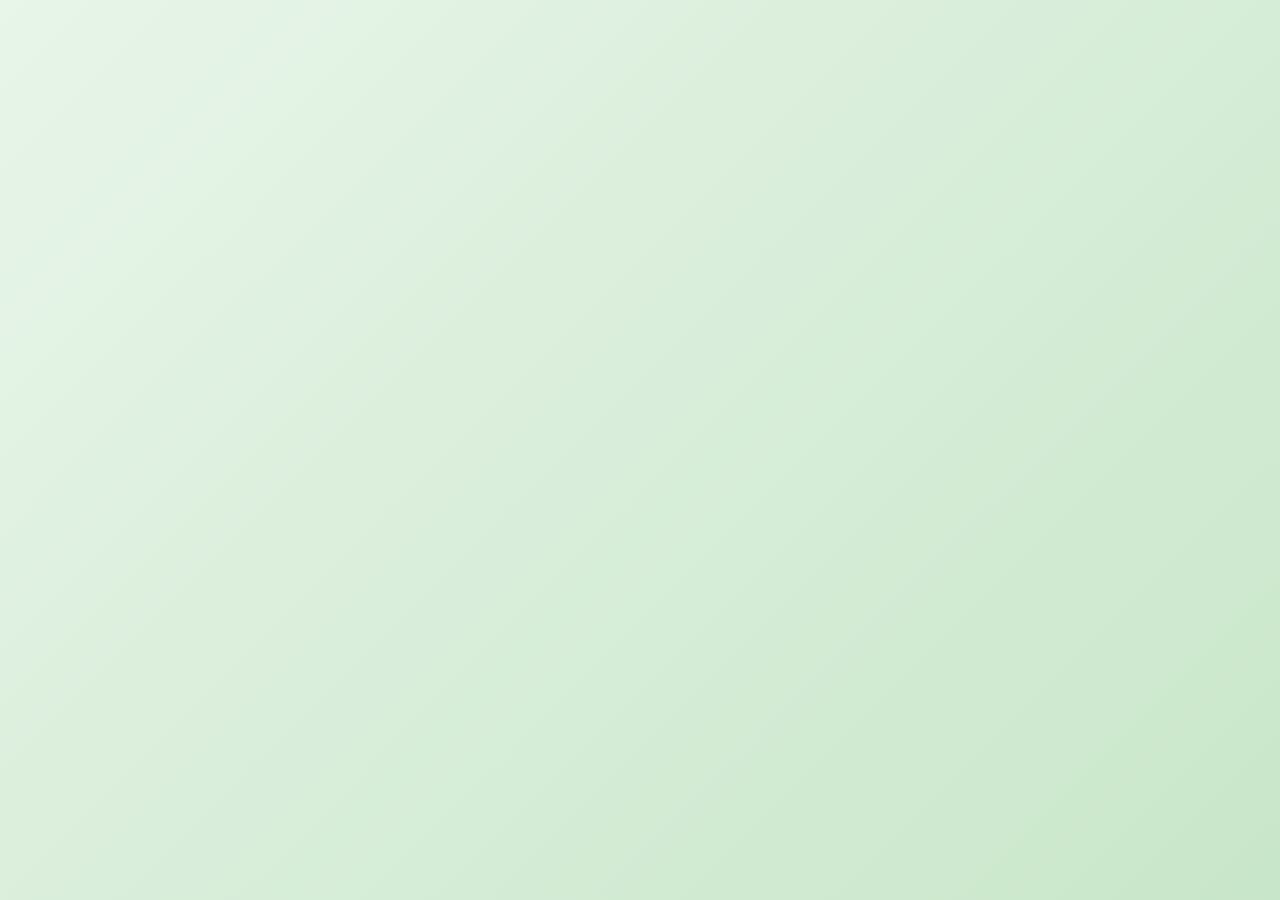
<file: workout/2/index.html>
<!DOCTYPE html>
<html lang="ru">
  <head>
    <meta charset="utf-8" />
    <meta name="viewport" content="width=device-width, initial-scale=1" />
    <link rel="preconnect" href="https://fonts.googleapis.com">
    <link rel="preconnect" href="https://fonts.gstatic.com" crossorigin>
    <link href="https://fonts.googleapis.com/css2?family=Fredoka+One&family=Nunito:wght@400;600;700;800&display=swap" rel="stylesheet">
    <link href="../../_app/immutable/entry/start.BOkRtn3x.js" rel="modulepreload">
		<link href="../../_app/immutable/chunks/Btj7_l_U.js" rel="modulepreload">
		<link href="../../_app/immutable/chunks/CP6yX3kJ.js" rel="modulepreload">
		<link href="../../_app/immutable/entry/app.DRzBL6ld.js" rel="modulepreload">
		<link href="../../_app/immutable/chunks/BgUy-a58.js" rel="modulepreload">
		<link href="../../_app/immutable/chunks/CFKVnMbq.js" rel="modulepreload">
		<link href="../../_app/immutable/nodes/0.CI1dqLjW.js" rel="modulepreload">
		<link href="../../_app/immutable/chunks/IaMNDBvp.js" rel="modulepreload">
		<link href="../../_app/immutable/nodes/5.CWRWZvyJ.js" rel="modulepreload">
		<link href="../../_app/immutable/chunks/C-PUyHbh.js" rel="modulepreload">
		<!--g9klez--><!----><title>Низ тела - SimFit</title>
		<link href="../../_app/immutable/assets/0.CVM1VoC1.css" rel="stylesheet">
		<link href="../../_app/immutable/assets/5.BWuRI0rD.css" rel="stylesheet">
  </head>
  <body data-sveltekit-preload-data="hover">
    <div style="display: contents"><!--[--><!--[0--><!--[--><!--[0--><div class="loading-screen svelte-1p9h290" style="animation: fadeOut 1s ease-out 11000ms forwards;"><div class="plumbob-container svelte-1p9h290"><div class="sim-orbit svelte-1p9h290"><div class="sim-runner svelte-1p9h290"><svg viewBox="0 0 60 90" width="50" height="75" class="svelte-1p9h290"><ellipse cx="30" cy="20" rx="12" ry="14" fill="#FFE0B2" class="svelte-1p9h290"></ellipse><ellipse cx="30" cy="14" rx="13" ry="9" fill="#4E342E" class="svelte-1p9h290"></ellipse><circle cx="26" cy="19" r="2" fill="#263238" class="svelte-1p9h290"></circle><circle cx="34" cy="19" r="2" fill="#263238" class="svelte-1p9h290"></circle><path d="M 26 24 Q 30 28 34 24" stroke="#E65100" stroke-width="1.5" fill="none" stroke-linecap="round" class="svelte-1p9h290"></path><rect x="22" y="33" width="16" height="20" rx="5" fill="#26C6DA" class="svelte-1p9h290"></rect><rect x="10" y="35" width="12" height="5" rx="2.5" fill="#FFE0B2" class="svelte-1p9h290"><animateTransform attributeName="transform" type="rotate" values="-20 16 37;20 16 37;-20 16 37" dur="1.8s" repeatCount="indefinite" class="svelte-1p9h290"></animateTransform></rect><rect x="38" y="35" width="12" height="5" rx="2.5" fill="#FFE0B2" class="svelte-1p9h290"><animateTransform attributeName="transform" type="rotate" values="20 44 37;-20 44 37;20 44 37" dur="1.8s" repeatCount="indefinite" class="svelte-1p9h290"></animateTransform></rect><rect x="24" y="51" width="6" height="16" rx="3" fill="#5C6BC0" class="svelte-1p9h290"><animateTransform attributeName="transform" type="rotate" values="-25 27 51;25 27 51;-25 27 51" dur="1.5s" repeatCount="indefinite" class="svelte-1p9h290"></animateTransform></rect><rect x="30" y="51" width="6" height="16" rx="3" fill="#5C6BC0" class="svelte-1p9h290"><animateTransform attributeName="transform" type="rotate" values="25 33 51;-25 33 51;25 33 51" dur="1.5s" repeatCount="indefinite" class="svelte-1p9h290"></animateTransform></rect><ellipse cx="27" cy="68" rx="4" ry="2.5" fill="#37474F" class="svelte-1p9h290"></ellipse><ellipse cx="33" cy="68" rx="4" ry="2.5" fill="#37474F" class="svelte-1p9h290"></ellipse></svg></div></div> <svg class="plumbob-main svelte-1p9h290" width="140" height="210" viewBox="0 0 80 120"><defs class="svelte-1p9h290"><linearGradient id="plumbobGrad1" x1="0%" y1="0%" x2="100%" y2="100%" class="svelte-1p9h290"><stop offset="0%" style="stop-color:#00FFC6;stop-opacity:1" class="svelte-1p9h290"></stop><stop offset="100%" style="stop-color:#00E5FF;stop-opacity:1" class="svelte-1p9h290"></stop></linearGradient><linearGradient id="plumbobGrad2" x1="0%" y1="0%" x2="100%" y2="100%" class="svelte-1p9h290"><stop offset="0%" style="stop-color:#A7FFEB;stop-opacity:0.9" class="svelte-1p9h290"></stop><stop offset="100%" style="stop-color:#84FFFF;stop-opacity:0.9" class="svelte-1p9h290"></stop></linearGradient><filter id="glowStrong" class="svelte-1p9h290"><feGaussianBlur stdDeviation="6" result="coloredBlur" class="svelte-1p9h290"></feGaussianBlur><feMerge class="svelte-1p9h290"><feMergeNode in="coloredBlur" class="svelte-1p9h290"></feMergeNode><feMergeNode in="SourceGraphic" class="svelte-1p9h290"></feMergeNode></feMerge></filter><filter id="glowSoft" class="svelte-1p9h290"><feGaussianBlur stdDeviation="10" result="coloredBlur" class="svelte-1p9h290"></feGaussianBlur><feMerge class="svelte-1p9h290"><feMergeNode in="coloredBlur" class="svelte-1p9h290"></feMergeNode><feMergeNode in="SourceGraphic" class="svelte-1p9h290"></feMergeNode></feMerge></filter></defs><ellipse cx="40" cy="35" rx="38" ry="38" fill="url(#plumbobGrad2)" filter="url(#glowSoft)" opacity="0.4" class="svelte-1p9h290"><animate attributeName="opacity" values="0.3;0.5;0.3" dur="12s" repeatCount="indefinite" class="svelte-1p9h290"></animate></ellipse><polygon points="40,5 75,35 40,65 5,35" fill="url(#plumbobGrad1)" filter="url(#glowStrong)" class="svelte-1p9h290"><animateTransform attributeName="transform" type="rotate" values="0 40 35;360 40 35" dur="18s" repeatCount="indefinite" class="svelte-1p9h290"></animateTransform></polygon><polygon points="40,5 75,35 40,65" fill="white" opacity="0.5" class="svelte-1p9h290"><animateTransform attributeName="transform" type="rotate" values="0 40 35;360 40 35" dur="18s" repeatCount="indefinite" class="svelte-1p9h290"></animateTransform></polygon><polygon points="40,15 60,35 40,55" fill="white" opacity="0.6" class="svelte-1p9h290"><animate attributeName="opacity" values="0.4;0.8;0.4" dur="9s" repeatCount="indefinite" class="svelte-1p9h290"></animate></polygon></svg> <div class="particles svelte-1p9h290"><!--[--><div class="particle svelte-1p9h290" style="--delay: 0s; --size: 6.3176472811592586px; --color: #00FFC6"></div><div class="particle svelte-1p9h290" style="--delay: 0.4s; --size: 8.622529253380755px; --color: #00E5FF"></div><div class="particle svelte-1p9h290" style="--delay: 0.8s; --size: 8.196927188153385px; --color: #A7FFEB"></div><div class="particle svelte-1p9h290" style="--delay: 1.2000000000000002s; --size: 10.582355048570522px; --color: #64FFDA"></div><div class="particle svelte-1p9h290" style="--delay: 1.6s; --size: 10.557777662625535px; --color: #84FFFF"></div><div class="particle svelte-1p9h290" style="--delay: 2s; --size: 10.307331601832574px; --color: #18FFFF"></div><div class="particle svelte-1p9h290" style="--delay: 2.4000000000000004s; --size: 8.101970059093393px; --color: #00FFC6"></div><div class="particle svelte-1p9h290" style="--delay: 2.8000000000000003s; --size: 12.64269363144426px; --color: #00E5FF"></div><div class="particle svelte-1p9h290" style="--delay: 3.2s; --size: 7.618522301680065px; --color: #A7FFEB"></div><div class="particle svelte-1p9h290" style="--delay: 3.6s; --size: 11.354087159252249px; --color: #64FFDA"></div><div class="particle svelte-1p9h290" style="--delay: 4s; --size: 7.926478047792954px; --color: #84FFFF"></div><div class="particle svelte-1p9h290" style="--delay: 4.4s; --size: 9.900020518306032px; --color: #18FFFF"></div><!--]--></div></div> <div class="loading-text svelte-1p9h290"><h1 class="loading-title svelte-1p9h290"><span style="animation-delay: 0s" class="svelte-1p9h290">S</span> <span style="animation-delay: 0.45s" class="svelte-1p9h290">i</span> <span style="animation-delay: 0.9s" class="svelte-1p9h290">m</span> <span style="animation-delay: 1.35s" class="svelte-1p9h290">F</span> <span style="animation-delay: 1.8s" class="svelte-1p9h290">i</span> <span style="animation-delay: 2.25s" class="svelte-1p9h290">t</span></h1> <p class="loading-subtitle svelte-1p9h290">Загружаем твою тренировку...</p></div> <div class="progress-container svelte-1p9h290"><div class="progress-bar svelte-1p9h290" style="width: 0%"></div></div></div><!--]--> <!--[--><!--[--><!--[-1--><div class="workout-container svelte-g9klez"><header class="workout-header svelte-g9klez"><a href="../../" class="back-btn svelte-g9klez">← Назад</a> <div class="header-info svelte-g9klez"><h1 class="svelte-g9klez">Низ тела</h1> <p class="date-text svelte-g9klez">6 апреля 2026 г.</p></div></header> <!--[-1--><div class="progress-section svelte-g9klez"><div class="progress-header svelte-g9klez"><span>Прогресс тренировки</span> <span>1 / 5</span></div> <div class="sims-progress"><div class="sims-progress-bar" style="width: 0%"></div></div></div> <div class="current-exercise-card svelte-g9klez"><div class="exercise-header svelte-g9klez"><span class="set-badge svelte-g9klez">Сет 1/4</span> <h2 class="svelte-g9klez">Приседания</h2></div> <p class="exercise-description svelte-g9klez">Приседания с прямой спиной, колени не выходят за носки</p> <div class="animation-container svelte-g9klez"><div class="sim-figure animate-squat svelte-g9klez"><svg class="sim-character svelte-6uubm8" viewBox="0 0 140 220" xmlns="http://www.w3.org/2000/svg"><defs class="svelte-6uubm8"><radialGradient id="skinGrad" cx="50%" cy="40%" r="60%" class="svelte-6uubm8"><stop offset="0%" style="stop-color:#FFE0B2" class="svelte-6uubm8"></stop><stop offset="100%" style="stop-color:#FFCC80" class="svelte-6uubm8"></stop></radialGradient><linearGradient id="hairGrad" x1="0%" y1="0%" x2="100%" y2="100%" class="svelte-6uubm8"><stop offset="0%" style="stop-color:#5D4037" class="svelte-6uubm8"></stop><stop offset="100%" style="stop-color:#4E342E" class="svelte-6uubm8"></stop></linearGradient><linearGradient id="shirtGrad" x1="0%" y1="0%" x2="0%" y2="100%" class="svelte-6uubm8"><stop offset="0%" style="stop-color:#66BB6A" class="svelte-6uubm8"></stop><stop offset="100%" style="stop-color:#43A047" class="svelte-6uubm8"></stop></linearGradient></defs><g class="plumbob-small svelte-6uubm8"><polygon points="70,2 83,18 70,34 57,18" fill="#00E676" opacity="0.9" class="svelte-6uubm8"><animateTransform attributeName="transform" type="rotate" values="0 70 18;360 70 18" dur="3s" repeatCount="indefinite" class="svelte-6uubm8"></animateTransform></polygon><polygon points="70,2 83,18 70,34" fill="#B9F6CA" opacity="0.5" class="svelte-6uubm8"></polygon></g><!--[-1--><g class="exercise-pose svelte-6uubm8"><rect x="55" y="145" width="12" height="18" rx="6" fill="#1976D2" class="svelte-6uubm8"></rect><rect x="52" y="160" width="11" height="20" rx="5.5" fill="#1565C0" class="svelte-6uubm8"></rect><rect x="73" y="145" width="12" height="18" rx="6" fill="#1E88E5" class="svelte-6uubm8"></rect><rect x="76" y="160" width="11" height="20" rx="5.5" fill="#1976D2" class="svelte-6uubm8"></rect><ellipse cx="58" cy="182" rx="10" ry="6" fill="#37474F" class="svelte-6uubm8"></ellipse><ellipse cx="82" cy="182" rx="10" ry="6" fill="#37474F" class="svelte-6uubm8"></ellipse><ellipse cx="58" cy="184" rx="10" ry="3" fill="#546E7A" class="svelte-6uubm8"></ellipse><ellipse cx="82" cy="184" rx="10" ry="3" fill="#546E7A" class="svelte-6uubm8"></ellipse><path d="M 53 179 L 63 179" stroke="#64B5F6" stroke-width="1.5" stroke-linecap="round" class="svelte-6uubm8"></path><path d="M 77 179 L 87 179" stroke="#64B5F6" stroke-width="1.5" stroke-linecap="round" class="svelte-6uubm8"></path><circle cx="58" cy="180" r="3" fill="#64B5F6" opacity="0.6" class="svelte-6uubm8"></circle><circle cx="82" cy="180" r="3" fill="#64B5F6" opacity="0.6" class="svelte-6uubm8"></circle><rect x="48" y="112" width="44" height="38" rx="12" fill="url(#shirtGrad)" class="svelte-6uubm8"></rect><path d="M 58 112 Q 70 118 82 112" stroke="#388E3C" stroke-width="2" fill="none" class="svelte-6uubm8"></path><rect x="38" y="116" width="14" height="16" rx="6" fill="#66BB6A" class="svelte-6uubm8"></rect><rect x="88" y="116" width="14" height="16" rx="6" fill="#4CAF50" class="svelte-6uubm8"></rect><line x1="40" y1="122" x2="40" y2="128" stroke="#388E3C" stroke-width="1.5" stroke-linecap="round" class="svelte-6uubm8"></line><line x1="100" y1="122" x2="100" y2="128" stroke="#388E3C" stroke-width="1.5" stroke-linecap="round" class="svelte-6uubm8"></line><circle cx="70" cy="127" r="7" fill="white" opacity="0.8" class="svelte-6uubm8"></circle><text x="70" y="131" font-size="9" text-anchor="middle" font-weight="bold" fill="#43A047" class="svelte-6uubm8">S</text><line x1="58" y1="118" x2="58" y2="145" stroke="#388E3C" stroke-width="1.5" opacity="0.4" stroke-linecap="round" class="svelte-6uubm8"></line><line x1="82" y1="118" x2="82" y2="145" stroke="#388E3C" stroke-width="1.5" opacity="0.4" stroke-linecap="round" class="svelte-6uubm8"></line><g transform="rotate(-10 42 120)" class="svelte-6uubm8"><rect x="26" y="118" width="16" height="10" rx="5" fill="#FFE0B2" class="svelte-6uubm8"></rect><rect x="12" y="120" width="14" height="8" rx="4" fill="#FFCC80" class="svelte-6uubm8"></rect><circle cx="10" cy="124" r="5" fill="#FFCC80" class="svelte-6uubm8"></circle><line x1="7" y1="121" x2="4" y2="119" stroke="#E6A869" stroke-width="1.5" stroke-linecap="round" class="svelte-6uubm8"></line><line x1="7" y1="124" x2="3" y2="124" stroke="#E6A869" stroke-width="1.5" stroke-linecap="round" class="svelte-6uubm8"></line><line x1="7" y1="127" x2="4" y2="129" stroke="#E6A869" stroke-width="1.5" stroke-linecap="round" class="svelte-6uubm8"></line></g><g transform="rotate(10 98 120)" class="svelte-6uubm8"><rect x="98" y="118" width="16" height="10" rx="5" fill="#FFCC80" class="svelte-6uubm8"></rect><rect x="114" y="120" width="14" height="8" rx="4" fill="#FFB74D" class="svelte-6uubm8"></rect><circle cx="130" cy="124" r="5" fill="#FFB74D" class="svelte-6uubm8"></circle><line x1="133" y1="121" x2="136" y2="119" stroke="#E6A869" stroke-width="1.5" stroke-linecap="round" class="svelte-6uubm8"></line><line x1="133" y1="124" x2="137" y2="124" stroke="#E6A869" stroke-width="1.5" stroke-linecap="round" class="svelte-6uubm8"></line><line x1="133" y1="127" x2="136" y2="129" stroke="#E6A869" stroke-width="1.5" stroke-linecap="round" class="svelte-6uubm8"></line></g><ellipse cx="70" cy="88" rx="20" ry="23" fill="url(#skinGrad)" class="svelte-6uubm8"></ellipse><rect x="65" y="105" width="10" height="12" rx="5" fill="#FFE0B2" class="svelte-6uubm8"></rect><ellipse cx="51" cy="89" rx="4" ry="6" fill="#FFCC80" class="svelte-6uubm8"></ellipse><ellipse cx="51" cy="89" rx="2.5" ry="4" fill="#E6A869" class="svelte-6uubm8"></ellipse><ellipse cx="89" cy="89" rx="4" ry="6" fill="#FFB74D" class="svelte-6uubm8"></ellipse><ellipse cx="89" cy="89" rx="2.5" ry="4" fill="#E6A869" class="svelte-6uubm8"></ellipse><path d="M 50 80 Q 52 62 70 64 Q 88 62 90 80 Q 92 76 88 69 Q 70 55 52 69 Q 48 76 50 80" fill="url(#hairGrad)" class="svelte-6uubm8"></path><path d="M 58 74 Q 70 68 82 74 Q 78 70 70 69 Q 62 70 58 74" fill="#4E342E" class="svelte-6uubm8"></path><path d="M 75 64 Q 80 58 78 52" stroke="#4E342E" stroke-width="3" stroke-linecap="round" fill="none" class="svelte-6uubm8"></path><path d="M 60 80 Q 64 78 68 80" stroke="#4E342E" stroke-width="1.5" fill="none" stroke-linecap="round" class="svelte-6uubm8"></path><path d="M 72 80 Q 76 78 80 80" stroke="#4E342E" stroke-width="1.5" fill="none" stroke-linecap="round" class="svelte-6uubm8"></path><ellipse cx="63" cy="85" rx="4" ry="4.5" fill="white" class="svelte-6uubm8"></ellipse><ellipse cx="77" cy="85" rx="4" ry="4.5" fill="white" class="svelte-6uubm8"></ellipse><circle cx="64" cy="85" r="2.5" fill="#263238" class="svelte-6uubm8"></circle><circle cx="78" cy="85" r="2.5" fill="#263238" class="svelte-6uubm8"></circle><circle cx="65" cy="84" r="1.2" fill="white" class="svelte-6uubm8"></circle><circle cx="79" cy="84" r="1.2" fill="white" class="svelte-6uubm8"></circle><path d="M 59 82 L 58 79" stroke="#263238" stroke-width="1" stroke-linecap="round" class="svelte-6uubm8"></path><path d="M 81 82 L 82 79" stroke="#263238" stroke-width="1" stroke-linecap="round" class="svelte-6uubm8"></path><path d="M 70 89 Q 73 93 70 96" stroke="#E6A869" stroke-width="1.5" fill="none" stroke-linecap="round" class="svelte-6uubm8"></path><path d="M 62 101 Q 70 109 78 101" stroke="#E65100" stroke-width="2" fill="none" stroke-linecap="round" class="svelte-6uubm8"></path><path d="M 65 102 Q 70 107 75 102" fill="white" opacity="0.9" class="svelte-6uubm8"></path><g class="sweat-drops svelte-6uubm8" opacity="0.7"><ellipse cx="92" cy="78" rx="2" ry="3" fill="#64B5F6" class="svelte-6uubm8"><animate attributeName="cy" values="76;84;76" dur="2s" repeatCount="indefinite" class="svelte-6uubm8"></animate><animate attributeName="opacity" values="0;0.8;0" dur="2s" repeatCount="indefinite" class="svelte-6uubm8"></animate></ellipse><ellipse cx="48" cy="74" rx="1.5" ry="2.5" fill="#64B5F6" class="svelte-6uubm8"><animate attributeName="cy" values="72;80;72" dur="2.5s" repeatCount="indefinite" class="svelte-6uubm8"></animate><animate attributeName="opacity" values="0;0.6;0" dur="2.5s" repeatCount="indefinite" class="svelte-6uubm8"></animate></ellipse></g></g><!--]--></svg><!----></div> <div class="animation-label svelte-g9klez">20 повторений</div></div> <div class="timer-section svelte-g9klez"><div class="timer-display svelte-g9klez"><!--[-1-->0:00<!--]--></div> <div class="timer-controls svelte-g9klez"><!--[-1--><button class="sims-btn sims-btn-secondary">⏭ Далее</button><!--]--></div></div></div> <div class="exercises-list svelte-g9klez"><!--[--><div class="exercise-item active  svelte-g9klez"><div class="exercise-number svelte-g9klez"><!--[1-->▶<!--]--></div> <div class="exercise-info svelte-g9klez"><h3 class="svelte-g9klez">Приседания</h3> <p class="svelte-g9klez">4 сета × 20 раз</p></div></div><div class="exercise-item   svelte-g9klez"><div class="exercise-number svelte-g9klez"><!--[-1-->2<!--]--></div> <div class="exercise-info svelte-g9klez"><h3 class="svelte-g9klez">Выпады</h3> <p class="svelte-g9klez">3 сета × 12 раз</p></div></div><div class="exercise-item   svelte-g9klez"><div class="exercise-number svelte-g9klez"><!--[-1-->3<!--]--></div> <div class="exercise-info svelte-g9klez"><h3 class="svelte-g9klez">Ягодичный мостик</h3> <p class="svelte-g9klez">3 сета × 20 раз</p></div></div><div class="exercise-item   svelte-g9klez"><div class="exercise-number svelte-g9klez"><!--[-1-->4<!--]--></div> <div class="exercise-info svelte-g9klez"><h3 class="svelte-g9klez">Подъёмы на носки</h3> <p class="svelte-g9klez">4 сета × 25 раз</p></div></div><div class="exercise-item   svelte-g9klez"><div class="exercise-number svelte-g9klez"><!--[-1-->5<!--]--></div> <div class="exercise-info svelte-g9klez"><h3 class="svelte-g9klez">Стульчик у стены</h3> <p class="svelte-g9klez">3 сета × 0:40</p></div></div><!--]--></div> <!--[-1--><!--]--><!--]--></div><!--]--><!--]--><!--]--><!--]--><!--]--> <!--[-1--><!--]--><!--]-->
			
			<script>
				{
					__sveltekit_29dzqs = {
						base: new URL("../..", location).pathname.slice(0, -1),
						assets: "/vbc"
					};

					const element = document.currentScript.parentElement;

					Promise.all([
						import("../../_app/immutable/entry/start.BOkRtn3x.js"),
						import("../../_app/immutable/entry/app.DRzBL6ld.js")
					]).then(([kit, app]) => {
						kit.start(app, element, {
							node_ids: [0, 5],
							data: [null,null],
							form: null,
							error: null
						});
					});
				}
			</script>
		</div>
  </body>
</html>
</file>
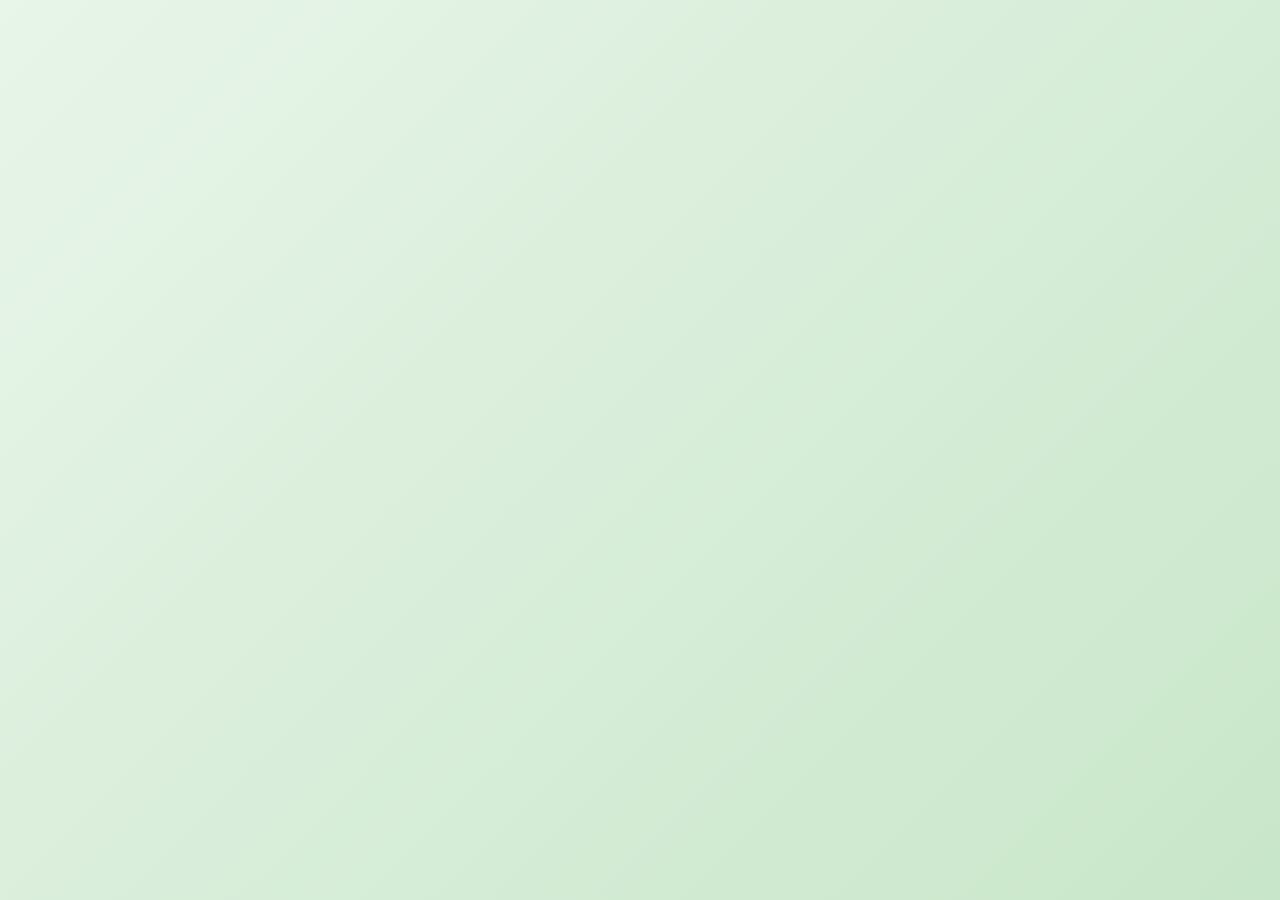
<file: workout/3/index.html>
<!DOCTYPE html>
<html lang="ru">
  <head>
    <meta charset="utf-8" />
    <meta name="viewport" content="width=device-width, initial-scale=1" />
    <link rel="preconnect" href="https://fonts.googleapis.com">
    <link rel="preconnect" href="https://fonts.gstatic.com" crossorigin>
    <link href="https://fonts.googleapis.com/css2?family=Fredoka+One&family=Nunito:wght@400;600;700;800&display=swap" rel="stylesheet">
    <link href="../../_app/immutable/entry/start.BOkRtn3x.js" rel="modulepreload">
		<link href="../../_app/immutable/chunks/Btj7_l_U.js" rel="modulepreload">
		<link href="../../_app/immutable/chunks/CP6yX3kJ.js" rel="modulepreload">
		<link href="../../_app/immutable/entry/app.DRzBL6ld.js" rel="modulepreload">
		<link href="../../_app/immutable/chunks/BgUy-a58.js" rel="modulepreload">
		<link href="../../_app/immutable/chunks/CFKVnMbq.js" rel="modulepreload">
		<link href="../../_app/immutable/nodes/0.CI1dqLjW.js" rel="modulepreload">
		<link href="../../_app/immutable/chunks/IaMNDBvp.js" rel="modulepreload">
		<link href="../../_app/immutable/nodes/5.CWRWZvyJ.js" rel="modulepreload">
		<link href="../../_app/immutable/chunks/C-PUyHbh.js" rel="modulepreload">
		<!--g9klez--><!----><title>Кардио + Кор - SimFit</title>
		<link href="../../_app/immutable/assets/0.CVM1VoC1.css" rel="stylesheet">
		<link href="../../_app/immutable/assets/5.BWuRI0rD.css" rel="stylesheet">
  </head>
  <body data-sveltekit-preload-data="hover">
    <div style="display: contents"><!--[--><!--[0--><!--[--><!--[0--><div class="loading-screen svelte-1p9h290" style="animation: fadeOut 1s ease-out 11000ms forwards;"><div class="plumbob-container svelte-1p9h290"><div class="sim-orbit svelte-1p9h290"><div class="sim-runner svelte-1p9h290"><svg viewBox="0 0 60 90" width="50" height="75" class="svelte-1p9h290"><ellipse cx="30" cy="20" rx="12" ry="14" fill="#FFE0B2" class="svelte-1p9h290"></ellipse><ellipse cx="30" cy="14" rx="13" ry="9" fill="#4E342E" class="svelte-1p9h290"></ellipse><circle cx="26" cy="19" r="2" fill="#263238" class="svelte-1p9h290"></circle><circle cx="34" cy="19" r="2" fill="#263238" class="svelte-1p9h290"></circle><path d="M 26 24 Q 30 28 34 24" stroke="#E65100" stroke-width="1.5" fill="none" stroke-linecap="round" class="svelte-1p9h290"></path><rect x="22" y="33" width="16" height="20" rx="5" fill="#26C6DA" class="svelte-1p9h290"></rect><rect x="10" y="35" width="12" height="5" rx="2.5" fill="#FFE0B2" class="svelte-1p9h290"><animateTransform attributeName="transform" type="rotate" values="-20 16 37;20 16 37;-20 16 37" dur="1.8s" repeatCount="indefinite" class="svelte-1p9h290"></animateTransform></rect><rect x="38" y="35" width="12" height="5" rx="2.5" fill="#FFE0B2" class="svelte-1p9h290"><animateTransform attributeName="transform" type="rotate" values="20 44 37;-20 44 37;20 44 37" dur="1.8s" repeatCount="indefinite" class="svelte-1p9h290"></animateTransform></rect><rect x="24" y="51" width="6" height="16" rx="3" fill="#5C6BC0" class="svelte-1p9h290"><animateTransform attributeName="transform" type="rotate" values="-25 27 51;25 27 51;-25 27 51" dur="1.5s" repeatCount="indefinite" class="svelte-1p9h290"></animateTransform></rect><rect x="30" y="51" width="6" height="16" rx="3" fill="#5C6BC0" class="svelte-1p9h290"><animateTransform attributeName="transform" type="rotate" values="25 33 51;-25 33 51;25 33 51" dur="1.5s" repeatCount="indefinite" class="svelte-1p9h290"></animateTransform></rect><ellipse cx="27" cy="68" rx="4" ry="2.5" fill="#37474F" class="svelte-1p9h290"></ellipse><ellipse cx="33" cy="68" rx="4" ry="2.5" fill="#37474F" class="svelte-1p9h290"></ellipse></svg></div></div> <svg class="plumbob-main svelte-1p9h290" width="140" height="210" viewBox="0 0 80 120"><defs class="svelte-1p9h290"><linearGradient id="plumbobGrad1" x1="0%" y1="0%" x2="100%" y2="100%" class="svelte-1p9h290"><stop offset="0%" style="stop-color:#00FFC6;stop-opacity:1" class="svelte-1p9h290"></stop><stop offset="100%" style="stop-color:#00E5FF;stop-opacity:1" class="svelte-1p9h290"></stop></linearGradient><linearGradient id="plumbobGrad2" x1="0%" y1="0%" x2="100%" y2="100%" class="svelte-1p9h290"><stop offset="0%" style="stop-color:#A7FFEB;stop-opacity:0.9" class="svelte-1p9h290"></stop><stop offset="100%" style="stop-color:#84FFFF;stop-opacity:0.9" class="svelte-1p9h290"></stop></linearGradient><filter id="glowStrong" class="svelte-1p9h290"><feGaussianBlur stdDeviation="6" result="coloredBlur" class="svelte-1p9h290"></feGaussianBlur><feMerge class="svelte-1p9h290"><feMergeNode in="coloredBlur" class="svelte-1p9h290"></feMergeNode><feMergeNode in="SourceGraphic" class="svelte-1p9h290"></feMergeNode></feMerge></filter><filter id="glowSoft" class="svelte-1p9h290"><feGaussianBlur stdDeviation="10" result="coloredBlur" class="svelte-1p9h290"></feGaussianBlur><feMerge class="svelte-1p9h290"><feMergeNode in="coloredBlur" class="svelte-1p9h290"></feMergeNode><feMergeNode in="SourceGraphic" class="svelte-1p9h290"></feMergeNode></feMerge></filter></defs><ellipse cx="40" cy="35" rx="38" ry="38" fill="url(#plumbobGrad2)" filter="url(#glowSoft)" opacity="0.4" class="svelte-1p9h290"><animate attributeName="opacity" values="0.3;0.5;0.3" dur="12s" repeatCount="indefinite" class="svelte-1p9h290"></animate></ellipse><polygon points="40,5 75,35 40,65 5,35" fill="url(#plumbobGrad1)" filter="url(#glowStrong)" class="svelte-1p9h290"><animateTransform attributeName="transform" type="rotate" values="0 40 35;360 40 35" dur="18s" repeatCount="indefinite" class="svelte-1p9h290"></animateTransform></polygon><polygon points="40,5 75,35 40,65" fill="white" opacity="0.5" class="svelte-1p9h290"><animateTransform attributeName="transform" type="rotate" values="0 40 35;360 40 35" dur="18s" repeatCount="indefinite" class="svelte-1p9h290"></animateTransform></polygon><polygon points="40,15 60,35 40,55" fill="white" opacity="0.6" class="svelte-1p9h290"><animate attributeName="opacity" values="0.4;0.8;0.4" dur="9s" repeatCount="indefinite" class="svelte-1p9h290"></animate></polygon></svg> <div class="particles svelte-1p9h290"><!--[--><div class="particle svelte-1p9h290" style="--delay: 0s; --size: 8.694839935632412px; --color: #00FFC6"></div><div class="particle svelte-1p9h290" style="--delay: 0.4s; --size: 11.603865345617162px; --color: #00E5FF"></div><div class="particle svelte-1p9h290" style="--delay: 0.8s; --size: 8.70764195140065px; --color: #A7FFEB"></div><div class="particle svelte-1p9h290" style="--delay: 1.2000000000000002s; --size: 7.542289995860341px; --color: #64FFDA"></div><div class="particle svelte-1p9h290" style="--delay: 1.6s; --size: 11.412047188034098px; --color: #84FFFF"></div><div class="particle svelte-1p9h290" style="--delay: 2s; --size: 11.45866412983943px; --color: #18FFFF"></div><div class="particle svelte-1p9h290" style="--delay: 2.4000000000000004s; --size: 12.002004398301757px; --color: #00FFC6"></div><div class="particle svelte-1p9h290" style="--delay: 2.8000000000000003s; --size: 9.295138388129686px; --color: #00E5FF"></div><div class="particle svelte-1p9h290" style="--delay: 3.2s; --size: 10.63019012397111px; --color: #A7FFEB"></div><div class="particle svelte-1p9h290" style="--delay: 3.6s; --size: 10.837351231146851px; --color: #64FFDA"></div><div class="particle svelte-1p9h290" style="--delay: 4s; --size: 9.7220806851164px; --color: #84FFFF"></div><div class="particle svelte-1p9h290" style="--delay: 4.4s; --size: 11.997012444643385px; --color: #18FFFF"></div><!--]--></div></div> <div class="loading-text svelte-1p9h290"><h1 class="loading-title svelte-1p9h290"><span style="animation-delay: 0s" class="svelte-1p9h290">S</span> <span style="animation-delay: 0.45s" class="svelte-1p9h290">i</span> <span style="animation-delay: 0.9s" class="svelte-1p9h290">m</span> <span style="animation-delay: 1.35s" class="svelte-1p9h290">F</span> <span style="animation-delay: 1.8s" class="svelte-1p9h290">i</span> <span style="animation-delay: 2.25s" class="svelte-1p9h290">t</span></h1> <p class="loading-subtitle svelte-1p9h290">Загружаем твою тренировку...</p></div> <div class="progress-container svelte-1p9h290"><div class="progress-bar svelte-1p9h290" style="width: 0%"></div></div></div><!--]--> <!--[--><!--[--><!--[-1--><div class="workout-container svelte-g9klez"><header class="workout-header svelte-g9klez"><a href="../../" class="back-btn svelte-g9klez">← Назад</a> <div class="header-info svelte-g9klez"><h1 class="svelte-g9klez">Кардио + Кор</h1> <p class="date-text svelte-g9klez">7 апреля 2026 г.</p></div></header> <!--[-1--><div class="progress-section svelte-g9klez"><div class="progress-header svelte-g9klez"><span>Прогресс тренировки</span> <span>1 / 5</span></div> <div class="sims-progress"><div class="sims-progress-bar" style="width: 0%"></div></div></div> <div class="current-exercise-card svelte-g9klez"><div class="exercise-header svelte-g9klez"><span class="set-badge svelte-g9klez">Сет 1/4</span> <h2 class="svelte-g9klez">Джампинг Джеки</h2></div> <p class="exercise-description svelte-g9klez">Прыжки с разведением рук и ног</p> <div class="animation-container svelte-g9klez"><div class="sim-figure animate-jump svelte-g9klez"><svg class="sim-character svelte-6uubm8" viewBox="0 0 140 220" xmlns="http://www.w3.org/2000/svg"><defs class="svelte-6uubm8"><radialGradient id="skinGrad" cx="50%" cy="40%" r="60%" class="svelte-6uubm8"><stop offset="0%" style="stop-color:#FFE0B2" class="svelte-6uubm8"></stop><stop offset="100%" style="stop-color:#FFCC80" class="svelte-6uubm8"></stop></radialGradient><linearGradient id="hairGrad" x1="0%" y1="0%" x2="100%" y2="100%" class="svelte-6uubm8"><stop offset="0%" style="stop-color:#5D4037" class="svelte-6uubm8"></stop><stop offset="100%" style="stop-color:#4E342E" class="svelte-6uubm8"></stop></linearGradient><linearGradient id="shirtGrad" x1="0%" y1="0%" x2="0%" y2="100%" class="svelte-6uubm8"><stop offset="0%" style="stop-color:#66BB6A" class="svelte-6uubm8"></stop><stop offset="100%" style="stop-color:#43A047" class="svelte-6uubm8"></stop></linearGradient></defs><g class="plumbob-small svelte-6uubm8"><polygon points="70,2 83,18 70,34 57,18" fill="#00E676" opacity="0.9" class="svelte-6uubm8"><animateTransform attributeName="transform" type="rotate" values="0 70 18;360 70 18" dur="3s" repeatCount="indefinite" class="svelte-6uubm8"></animateTransform></polygon><polygon points="70,2 83,18 70,34" fill="#B9F6CA" opacity="0.5" class="svelte-6uubm8"></polygon></g><!--[1--><g class="exercise-pose svelte-6uubm8"><rect x="55" y="150" width="12" height="22" rx="6" fill="#FF9800" class="svelte-6uubm8"></rect><rect x="50" y="168" width="10" height="18" rx="5" fill="#F57C00" class="svelte-6uubm8"></rect><rect x="73" y="150" width="12" height="22" rx="6" fill="#FB8C00" class="svelte-6uubm8"></rect><rect x="78" y="168" width="10" height="18" rx="5" fill="#EF6C00" class="svelte-6uubm8"></rect><ellipse cx="55" cy="188" rx="10" ry="6" fill="#37474F" class="svelte-6uubm8"></ellipse><ellipse cx="83" cy="188" rx="10" ry="6" fill="#37474F" class="svelte-6uubm8"></ellipse><ellipse cx="55" cy="190" rx="10" ry="3" fill="#546E7A" class="svelte-6uubm8"></ellipse><ellipse cx="83" cy="190" rx="10" ry="3" fill="#546E7A" class="svelte-6uubm8"></ellipse><path d="M 50 184 L 60 184" stroke="#64B5F6" stroke-width="1.5" stroke-linecap="round" class="svelte-6uubm8"></path><path d="M 78 184 L 88 184" stroke="#64B5F6" stroke-width="1.5" stroke-linecap="round" class="svelte-6uubm8"></path><rect x="50" y="118" width="40" height="38" rx="12" fill="#E91E63" class="svelte-6uubm8"></rect><path d="M 60 118 Q 70 123 80 118" stroke="#C2185B" stroke-width="2" fill="none" class="svelte-6uubm8"></path><line x1="52" y1="128" x2="52" y2="132" stroke="#AD1457" stroke-width="2" stroke-linecap="round" class="svelte-6uubm8"></line><line x1="52" y1="134" x2="52" y2="138" stroke="#AD1457" stroke-width="2" stroke-linecap="round" class="svelte-6uubm8"></line><line x1="88" y1="128" x2="88" y2="132" stroke="#AD1457" stroke-width="2" stroke-linecap="round" class="svelte-6uubm8"></line><line x1="88" y1="134" x2="88" y2="138" stroke="#AD1457" stroke-width="2" stroke-linecap="round" class="svelte-6uubm8"></line><circle cx="70" cy="133" r="6" fill="white" opacity="0.8" class="svelte-6uubm8"></circle><text x="70" y="136" font-size="8" text-anchor="middle" font-weight="bold" fill="#C2185B" class="svelte-6uubm8">S</text><line x1="62" y1="125" x2="62" y2="150" stroke="#AD1457" stroke-width="1.5" opacity="0.4" stroke-linecap="round" class="svelte-6uubm8"></line><g transform="rotate(-25 45 125)" class="svelte-6uubm8"><rect x="28" y="122" width="17" height="10" rx="5" fill="#FFE0B2" class="svelte-6uubm8"></rect><rect x="12" y="124" width="16" height="8" rx="4" fill="#FFCC80" class="svelte-6uubm8"></rect><circle cx="10" cy="128" r="5" fill="#FFCC80" class="svelte-6uubm8"></circle><line x1="7" y1="125" x2="4" y2="123" stroke="#E6A869" stroke-width="1.5" stroke-linecap="round" class="svelte-6uubm8"></line><line x1="8" y1="128" x2="4" y2="128" stroke="#E6A869" stroke-width="1.5" stroke-linecap="round" class="svelte-6uubm8"></line><line x1="7" y1="131" x2="4" y2="133" stroke="#E6A869" stroke-width="1.5" stroke-linecap="round" class="svelte-6uubm8"></line></g><g transform="rotate(25 95 125)" class="svelte-6uubm8"><rect x="95" y="122" width="17" height="10" rx="5" fill="#FFCC80" class="svelte-6uubm8"></rect><rect x="112" y="124" width="16" height="8" rx="4" fill="#FFB74D" class="svelte-6uubm8"></rect><circle cx="130" cy="128" r="5" fill="#FFB74D" class="svelte-6uubm8"></circle><line x1="133" y1="125" x2="136" y2="123" stroke="#E6A869" stroke-width="1.5" stroke-linecap="round" class="svelte-6uubm8"></line><line x1="132" y1="128" x2="136" y2="128" stroke="#E6A869" stroke-width="1.5" stroke-linecap="round" class="svelte-6uubm8"></line><line x1="133" y1="131" x2="136" y2="133" stroke="#E6A869" stroke-width="1.5" stroke-linecap="round" class="svelte-6uubm8"></line></g><ellipse cx="70" cy="95" rx="20" ry="23" fill="url(#skinGrad)" class="svelte-6uubm8"></ellipse><rect x="65" y="112" width="10" height="10" rx="5" fill="#FFE0B2" class="svelte-6uubm8"></rect><ellipse cx="51" cy="96" rx="4" ry="6" fill="#FFCC80" class="svelte-6uubm8"></ellipse><ellipse cx="51" cy="96" rx="2.5" ry="4" fill="#E6A869" class="svelte-6uubm8"></ellipse><ellipse cx="89" cy="96" rx="4" ry="6" fill="#FFB74D" class="svelte-6uubm8"></ellipse><ellipse cx="89" cy="96" rx="2.5" ry="4" fill="#E6A869" class="svelte-6uubm8"></ellipse><circle cx="51" cy="102" r="2" fill="#FFD54F" class="svelte-6uubm8"></circle><circle cx="89" cy="102" r="2" fill="#FFD54F" class="svelte-6uubm8"></circle><path d="M 50 85 Q 52 68 70 70 Q 88 68 90 85 Q 92 80 88 74 Q 70 60 52 74 Q 48 80 50 85" fill="url(#hairGrad)" class="svelte-6uubm8"></path><path d="M 70 70 Q 75 55 80 50" stroke="#4E342E" stroke-width="5" stroke-linecap="round" fill="none" class="svelte-6uubm8"></path><circle cx="81" cy="49" r="4" fill="#4E342E" class="svelte-6uubm8"></circle><path d="M 60 86 Q 64 83 68 85" stroke="#4E342E" stroke-width="1.5" fill="none" stroke-linecap="round" class="svelte-6uubm8"></path><path d="M 72 85 Q 76 83 80 86" stroke="#4E342E" stroke-width="1.5" fill="none" stroke-linecap="round" class="svelte-6uubm8"></path><ellipse cx="63" cy="90" rx="4" ry="4.5" fill="white" class="svelte-6uubm8"></ellipse><ellipse cx="77" cy="90" rx="4" ry="4.5" fill="white" class="svelte-6uubm8"></ellipse><circle cx="64" cy="90" r="2.5" fill="#263238" class="svelte-6uubm8"></circle><circle cx="78" cy="90" r="2.5" fill="#263238" class="svelte-6uubm8"></circle><circle cx="65" cy="89" r="1.2" fill="white" class="svelte-6uubm8"></circle><circle cx="79" cy="89" r="1.2" fill="white" class="svelte-6uubm8"></circle><path d="M 59 87 L 58 84" stroke="#263238" stroke-width="1" stroke-linecap="round" class="svelte-6uubm8"></path><path d="M 81 87 L 82 84" stroke="#263238" stroke-width="1" stroke-linecap="round" class="svelte-6uubm8"></path><path d="M 70 94 Q 73 98 70 101" stroke="#E6A869" stroke-width="1.5" fill="none" stroke-linecap="round" class="svelte-6uubm8"></path><path d="M 60 105 Q 70 114 80 105" stroke="#E65100" stroke-width="2" fill="none" stroke-linecap="round" class="svelte-6uubm8"></path><path d="M 63 106 Q 70 112 77 106" fill="white" opacity="0.9" class="svelte-6uubm8"></path><g class="sparkles svelte-6uubm8" opacity="0.8"><text x="30" y="70" font-size="12" fill="#FFD54F" class="svelte-6uubm8"><animate attributeName="opacity" values="0;1;0" dur="1.5s" repeatCount="indefinite" class="svelte-6uubm8"></animate> ✦</text><text x="105" y="65" font-size="10" fill="#FFD54F" class="svelte-6uubm8"><animate attributeName="opacity" values="0;0.8;0" dur="2s" repeatCount="indefinite" class="svelte-6uubm8"></animate> ✦</text></g></g><!--]--></svg><!----></div> <div class="animation-label svelte-g9klez">Держите 45 сек</div></div> <div class="timer-section svelte-g9klez"><div class="timer-display svelte-g9klez"><!--[-1-->0:00<!--]--></div> <div class="timer-controls svelte-g9klez"><!--[-1--><button class="sims-btn sims-btn-secondary">⏭ Далее</button><!--]--></div></div></div> <div class="exercises-list svelte-g9klez"><!--[--><div class="exercise-item active  svelte-g9klez"><div class="exercise-number svelte-g9klez"><!--[1-->▶<!--]--></div> <div class="exercise-info svelte-g9klez"><h3 class="svelte-g9klez">Джампинг Джеки</h3> <p class="svelte-g9klez">4 сета × 0:45</p></div></div><div class="exercise-item   svelte-g9klez"><div class="exercise-number svelte-g9klez"><!--[-1-->2<!--]--></div> <div class="exercise-info svelte-g9klez"><h3 class="svelte-g9klez">Бег с высоким подниманием</h3> <p class="svelte-g9klez">4 сета × 0:30</p></div></div><div class="exercise-item   svelte-g9klez"><div class="exercise-number svelte-g9klez"><!--[-1-->3<!--]--></div> <div class="exercise-info svelte-g9klez"><h3 class="svelte-g9klez">Скалолаз</h3> <p class="svelte-g9klez">3 сета × 0:40</p></div></div><div class="exercise-item   svelte-g9klez"><div class="exercise-number svelte-g9klez"><!--[-1-->4<!--]--></div> <div class="exercise-info svelte-g9klez"><h3 class="svelte-g9klez">Бёрпи</h3> <p class="svelte-g9klez">3 сета × 10 раз</p></div></div><div class="exercise-item   svelte-g9klez"><div class="exercise-number svelte-g9klez"><!--[-1-->5<!--]--></div> <div class="exercise-info svelte-g9klez"><h3 class="svelte-g9klez">Велосипед</h3> <p class="svelte-g9klez">3 сета × 20 раз</p></div></div><!--]--></div> <!--[-1--><!--]--><!--]--></div><!--]--><!--]--><!--]--><!--]--><!--]--> <!--[-1--><!--]--><!--]-->
			
			<script>
				{
					__sveltekit_29dzqs = {
						base: new URL("../..", location).pathname.slice(0, -1),
						assets: "/vbc"
					};

					const element = document.currentScript.parentElement;

					Promise.all([
						import("../../_app/immutable/entry/start.BOkRtn3x.js"),
						import("../../_app/immutable/entry/app.DRzBL6ld.js")
					]).then(([kit, app]) => {
						kit.start(app, element, {
							node_ids: [0, 5],
							data: [null,null],
							form: null,
							error: null
						});
					});
				}
			</script>
		</div>
  </body>
</html>
</file>
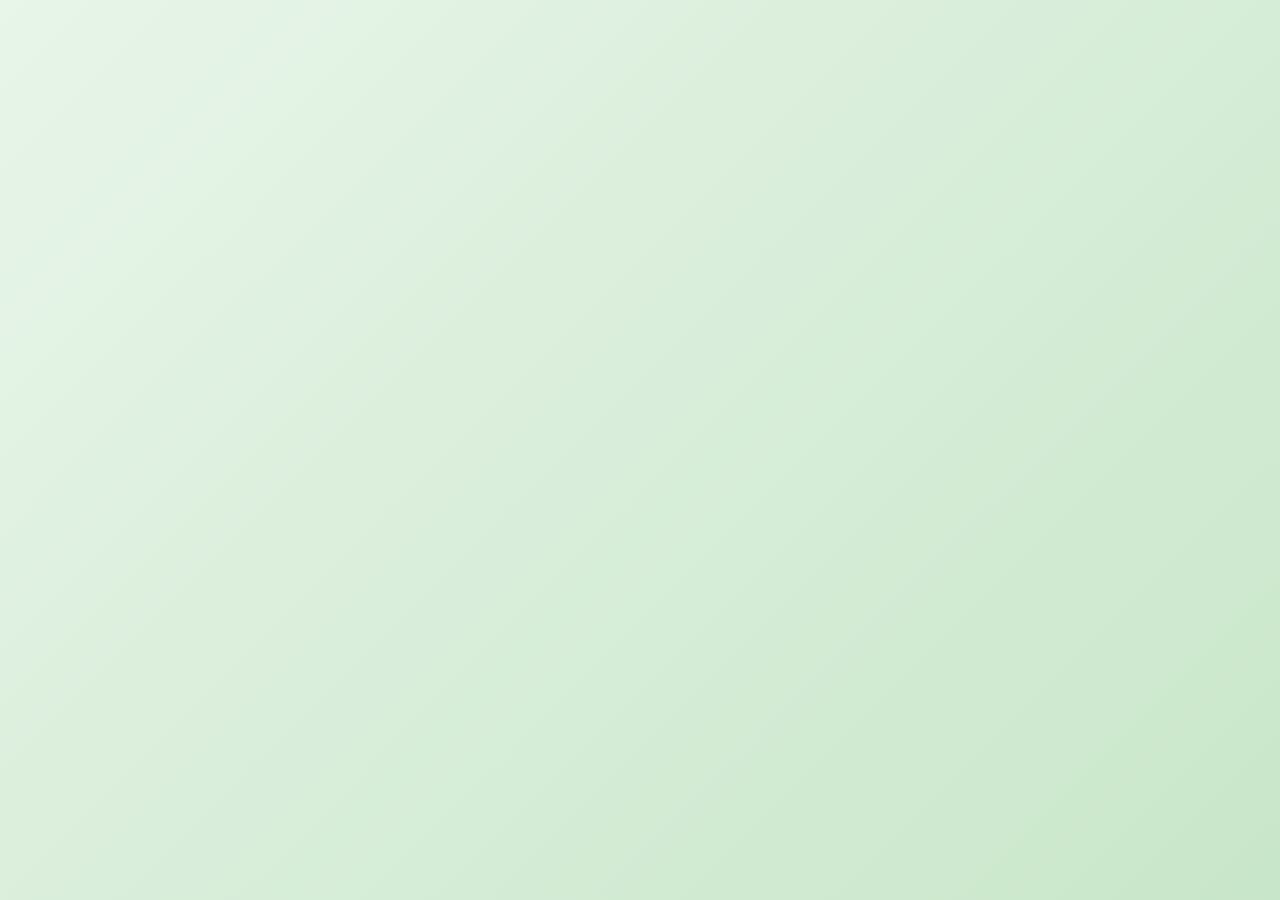
<file: workout/4/index.html>
<!DOCTYPE html>
<html lang="ru">
  <head>
    <meta charset="utf-8" />
    <meta name="viewport" content="width=device-width, initial-scale=1" />
    <link rel="preconnect" href="https://fonts.googleapis.com">
    <link rel="preconnect" href="https://fonts.gstatic.com" crossorigin>
    <link href="https://fonts.googleapis.com/css2?family=Fredoka+One&family=Nunito:wght@400;600;700;800&display=swap" rel="stylesheet">
    <link href="../../_app/immutable/entry/start.BOkRtn3x.js" rel="modulepreload">
		<link href="../../_app/immutable/chunks/Btj7_l_U.js" rel="modulepreload">
		<link href="../../_app/immutable/chunks/CP6yX3kJ.js" rel="modulepreload">
		<link href="../../_app/immutable/entry/app.DRzBL6ld.js" rel="modulepreload">
		<link href="../../_app/immutable/chunks/BgUy-a58.js" rel="modulepreload">
		<link href="../../_app/immutable/chunks/CFKVnMbq.js" rel="modulepreload">
		<link href="../../_app/immutable/nodes/0.CI1dqLjW.js" rel="modulepreload">
		<link href="../../_app/immutable/chunks/IaMNDBvp.js" rel="modulepreload">
		<link href="../../_app/immutable/nodes/5.CWRWZvyJ.js" rel="modulepreload">
		<link href="../../_app/immutable/chunks/C-PUyHbh.js" rel="modulepreload">
		<!--g9klez--><!----><title>Отдых и растяжка - SimFit</title>
		<link href="../../_app/immutable/assets/0.CVM1VoC1.css" rel="stylesheet">
		<link href="../../_app/immutable/assets/5.BWuRI0rD.css" rel="stylesheet">
  </head>
  <body data-sveltekit-preload-data="hover">
    <div style="display: contents"><!--[--><!--[0--><!--[--><!--[0--><div class="loading-screen svelte-1p9h290" style="animation: fadeOut 1s ease-out 11000ms forwards;"><div class="plumbob-container svelte-1p9h290"><div class="sim-orbit svelte-1p9h290"><div class="sim-runner svelte-1p9h290"><svg viewBox="0 0 60 90" width="50" height="75" class="svelte-1p9h290"><ellipse cx="30" cy="20" rx="12" ry="14" fill="#FFE0B2" class="svelte-1p9h290"></ellipse><ellipse cx="30" cy="14" rx="13" ry="9" fill="#4E342E" class="svelte-1p9h290"></ellipse><circle cx="26" cy="19" r="2" fill="#263238" class="svelte-1p9h290"></circle><circle cx="34" cy="19" r="2" fill="#263238" class="svelte-1p9h290"></circle><path d="M 26 24 Q 30 28 34 24" stroke="#E65100" stroke-width="1.5" fill="none" stroke-linecap="round" class="svelte-1p9h290"></path><rect x="22" y="33" width="16" height="20" rx="5" fill="#26C6DA" class="svelte-1p9h290"></rect><rect x="10" y="35" width="12" height="5" rx="2.5" fill="#FFE0B2" class="svelte-1p9h290"><animateTransform attributeName="transform" type="rotate" values="-20 16 37;20 16 37;-20 16 37" dur="1.8s" repeatCount="indefinite" class="svelte-1p9h290"></animateTransform></rect><rect x="38" y="35" width="12" height="5" rx="2.5" fill="#FFE0B2" class="svelte-1p9h290"><animateTransform attributeName="transform" type="rotate" values="20 44 37;-20 44 37;20 44 37" dur="1.8s" repeatCount="indefinite" class="svelte-1p9h290"></animateTransform></rect><rect x="24" y="51" width="6" height="16" rx="3" fill="#5C6BC0" class="svelte-1p9h290"><animateTransform attributeName="transform" type="rotate" values="-25 27 51;25 27 51;-25 27 51" dur="1.5s" repeatCount="indefinite" class="svelte-1p9h290"></animateTransform></rect><rect x="30" y="51" width="6" height="16" rx="3" fill="#5C6BC0" class="svelte-1p9h290"><animateTransform attributeName="transform" type="rotate" values="25 33 51;-25 33 51;25 33 51" dur="1.5s" repeatCount="indefinite" class="svelte-1p9h290"></animateTransform></rect><ellipse cx="27" cy="68" rx="4" ry="2.5" fill="#37474F" class="svelte-1p9h290"></ellipse><ellipse cx="33" cy="68" rx="4" ry="2.5" fill="#37474F" class="svelte-1p9h290"></ellipse></svg></div></div> <svg class="plumbob-main svelte-1p9h290" width="140" height="210" viewBox="0 0 80 120"><defs class="svelte-1p9h290"><linearGradient id="plumbobGrad1" x1="0%" y1="0%" x2="100%" y2="100%" class="svelte-1p9h290"><stop offset="0%" style="stop-color:#00FFC6;stop-opacity:1" class="svelte-1p9h290"></stop><stop offset="100%" style="stop-color:#00E5FF;stop-opacity:1" class="svelte-1p9h290"></stop></linearGradient><linearGradient id="plumbobGrad2" x1="0%" y1="0%" x2="100%" y2="100%" class="svelte-1p9h290"><stop offset="0%" style="stop-color:#A7FFEB;stop-opacity:0.9" class="svelte-1p9h290"></stop><stop offset="100%" style="stop-color:#84FFFF;stop-opacity:0.9" class="svelte-1p9h290"></stop></linearGradient><filter id="glowStrong" class="svelte-1p9h290"><feGaussianBlur stdDeviation="6" result="coloredBlur" class="svelte-1p9h290"></feGaussianBlur><feMerge class="svelte-1p9h290"><feMergeNode in="coloredBlur" class="svelte-1p9h290"></feMergeNode><feMergeNode in="SourceGraphic" class="svelte-1p9h290"></feMergeNode></feMerge></filter><filter id="glowSoft" class="svelte-1p9h290"><feGaussianBlur stdDeviation="10" result="coloredBlur" class="svelte-1p9h290"></feGaussianBlur><feMerge class="svelte-1p9h290"><feMergeNode in="coloredBlur" class="svelte-1p9h290"></feMergeNode><feMergeNode in="SourceGraphic" class="svelte-1p9h290"></feMergeNode></feMerge></filter></defs><ellipse cx="40" cy="35" rx="38" ry="38" fill="url(#plumbobGrad2)" filter="url(#glowSoft)" opacity="0.4" class="svelte-1p9h290"><animate attributeName="opacity" values="0.3;0.5;0.3" dur="12s" repeatCount="indefinite" class="svelte-1p9h290"></animate></ellipse><polygon points="40,5 75,35 40,65 5,35" fill="url(#plumbobGrad1)" filter="url(#glowStrong)" class="svelte-1p9h290"><animateTransform attributeName="transform" type="rotate" values="0 40 35;360 40 35" dur="18s" repeatCount="indefinite" class="svelte-1p9h290"></animateTransform></polygon><polygon points="40,5 75,35 40,65" fill="white" opacity="0.5" class="svelte-1p9h290"><animateTransform attributeName="transform" type="rotate" values="0 40 35;360 40 35" dur="18s" repeatCount="indefinite" class="svelte-1p9h290"></animateTransform></polygon><polygon points="40,15 60,35 40,55" fill="white" opacity="0.6" class="svelte-1p9h290"><animate attributeName="opacity" values="0.4;0.8;0.4" dur="9s" repeatCount="indefinite" class="svelte-1p9h290"></animate></polygon></svg> <div class="particles svelte-1p9h290"><!--[--><div class="particle svelte-1p9h290" style="--delay: 0s; --size: 13.253055148617632px; --color: #00FFC6"></div><div class="particle svelte-1p9h290" style="--delay: 0.4s; --size: 9.208887426164623px; --color: #00E5FF"></div><div class="particle svelte-1p9h290" style="--delay: 0.8s; --size: 8.017635159747638px; --color: #A7FFEB"></div><div class="particle svelte-1p9h290" style="--delay: 1.2000000000000002s; --size: 13.560707896220354px; --color: #64FFDA"></div><div class="particle svelte-1p9h290" style="--delay: 1.6s; --size: 9.282040448495938px; --color: #84FFFF"></div><div class="particle svelte-1p9h290" style="--delay: 2s; --size: 11.191491361122985px; --color: #18FFFF"></div><div class="particle svelte-1p9h290" style="--delay: 2.4000000000000004s; --size: 11.085536411411947px; --color: #00FFC6"></div><div class="particle svelte-1p9h290" style="--delay: 2.8000000000000003s; --size: 8.751577722154847px; --color: #00E5FF"></div><div class="particle svelte-1p9h290" style="--delay: 3.2s; --size: 8.41500923025741px; --color: #A7FFEB"></div><div class="particle svelte-1p9h290" style="--delay: 3.6s; --size: 11.477361418505783px; --color: #64FFDA"></div><div class="particle svelte-1p9h290" style="--delay: 4s; --size: 13.561513975129348px; --color: #84FFFF"></div><div class="particle svelte-1p9h290" style="--delay: 4.4s; --size: 13.097139111407802px; --color: #18FFFF"></div><!--]--></div></div> <div class="loading-text svelte-1p9h290"><h1 class="loading-title svelte-1p9h290"><span style="animation-delay: 0s" class="svelte-1p9h290">S</span> <span style="animation-delay: 0.45s" class="svelte-1p9h290">i</span> <span style="animation-delay: 0.9s" class="svelte-1p9h290">m</span> <span style="animation-delay: 1.35s" class="svelte-1p9h290">F</span> <span style="animation-delay: 1.8s" class="svelte-1p9h290">i</span> <span style="animation-delay: 2.25s" class="svelte-1p9h290">t</span></h1> <p class="loading-subtitle svelte-1p9h290">Загружаем твою тренировку...</p></div> <div class="progress-container svelte-1p9h290"><div class="progress-bar svelte-1p9h290" style="width: 0%"></div></div></div><!--]--> <!--[--><!--[--><!--[-1--><div class="workout-container svelte-g9klez"><header class="workout-header svelte-g9klez"><a href="../../" class="back-btn svelte-g9klez">← Назад</a> <div class="header-info svelte-g9klez"><h1 class="svelte-g9klez">Отдых и растяжка</h1> <p class="date-text svelte-g9klez">8 апреля 2026 г.</p></div></header> <!--[0--><div class="rest-day-card svelte-g9klez"><div class="rest-icon svelte-g9klez">🧘‍♀️</div> <h2 class="svelte-g9klez">День отдыха и восстановления</h2> <p class="svelte-g9klez">Сегодня лёгкая программа для расслабления мышц и восстановления</p> <!--[-1--><!--]--> <div class="exercises-list svelte-g9klez"><!--[--><div class="exercise-item svelte-g9klez"><div class="exercise-icon"><svg class="sim-character svelte-6uubm8" viewBox="0 0 140 220" xmlns="http://www.w3.org/2000/svg"><defs class="svelte-6uubm8"><radialGradient id="skinGrad" cx="50%" cy="40%" r="60%" class="svelte-6uubm8"><stop offset="0%" style="stop-color:#FFE0B2" class="svelte-6uubm8"></stop><stop offset="100%" style="stop-color:#FFCC80" class="svelte-6uubm8"></stop></radialGradient><linearGradient id="hairGrad" x1="0%" y1="0%" x2="100%" y2="100%" class="svelte-6uubm8"><stop offset="0%" style="stop-color:#5D4037" class="svelte-6uubm8"></stop><stop offset="100%" style="stop-color:#4E342E" class="svelte-6uubm8"></stop></linearGradient><linearGradient id="shirtGrad" x1="0%" y1="0%" x2="0%" y2="100%" class="svelte-6uubm8"><stop offset="0%" style="stop-color:#66BB6A" class="svelte-6uubm8"></stop><stop offset="100%" style="stop-color:#43A047" class="svelte-6uubm8"></stop></linearGradient></defs><g class="plumbob-small svelte-6uubm8"><polygon points="70,2 83,18 70,34 57,18" fill="#00E676" opacity="0.9" class="svelte-6uubm8"><animateTransform attributeName="transform" type="rotate" values="0 70 18;360 70 18" dur="3s" repeatCount="indefinite" class="svelte-6uubm8"></animateTransform></polygon><polygon points="70,2 83,18 70,34" fill="#B9F6CA" opacity="0.5" class="svelte-6uubm8"></polygon></g><!--[2--><g class="exercise-pose svelte-6uubm8"><rect x="58" y="148" width="12" height="32" rx="6" fill="#4CAF50" class="svelte-6uubm8"></rect><rect x="72" y="148" width="12" height="32" rx="6" fill="#43A047" class="svelte-6uubm8"></rect><ellipse cx="64" cy="182" rx="10" ry="6" fill="#ECEFF1" class="svelte-6uubm8"></ellipse><ellipse cx="78" cy="182" rx="10" ry="6" fill="#ECEFF1" class="svelte-6uubm8"></ellipse><ellipse cx="64" cy="184" rx="10" ry="3" fill="#B0BEC5" class="svelte-6uubm8"></ellipse><ellipse cx="78" cy="184" rx="10" ry="3" fill="#B0BEC5" class="svelte-6uubm8"></ellipse><rect x="52" y="115" width="38" height="38" rx="10" fill="#00BCD4" class="svelte-6uubm8"></rect><path d="M 60 115 Q 71 120 82 115" stroke="#0097A7" stroke-width="2" fill="none" class="svelte-6uubm8"></path><line x1="71" y1="115" x2="71" y2="153" stroke="#0097A7" stroke-width="1.5" opacity="0.5" class="svelte-6uubm8"></line><path d="M 58 125 Q 60 135 58 145" stroke="#00838F" stroke-width="1" opacity="0.4" fill="none" class="svelte-6uubm8"></path><path d="M 84 125 Q 82 135 84 145" stroke="#00838F" stroke-width="1" opacity="0.4" fill="none" class="svelte-6uubm8"></path><g transform="rotate(-15 48 125)" class="svelte-6uubm8"><rect x="28" y="122" width="20" height="10" rx="5" fill="#FFE0B2" class="svelte-6uubm8"></rect><rect x="8" y="124" width="20" height="8" rx="4" fill="#FFCC80" class="svelte-6uubm8"></rect><circle cx="6" cy="128" r="5" fill="#FFCC80" class="svelte-6uubm8"></circle><line x1="2" y1="125" x2="-2" y2="122" stroke="#E6A869" stroke-width="1.5" stroke-linecap="round" class="svelte-6uubm8"></line><line x1="3" y1="128" x2="-2" y2="128" stroke="#E6A869" stroke-width="1.5" stroke-linecap="round" class="svelte-6uubm8"></line><line x1="2" y1="131" x2="-2" y2="134" stroke="#E6A869" stroke-width="1.5" stroke-linecap="round" class="svelte-6uubm8"></line></g><g transform="rotate(15 94 125)" class="svelte-6uubm8"><rect x="94" y="122" width="20" height="10" rx="5" fill="#FFCC80" class="svelte-6uubm8"></rect><rect x="114" y="124" width="20" height="8" rx="4" fill="#FFB74D" class="svelte-6uubm8"></rect><circle cx="136" cy="128" r="5" fill="#FFB74D" class="svelte-6uubm8"></circle><line x1="140" y1="125" x2="144" y2="122" stroke="#E6A869" stroke-width="1.5" stroke-linecap="round" class="svelte-6uubm8"></line><line x1="139" y1="128" x2="144" y2="128" stroke="#E6A869" stroke-width="1.5" stroke-linecap="round" class="svelte-6uubm8"></line><line x1="140" y1="131" x2="144" y2="134" stroke="#E6A869" stroke-width="1.5" stroke-linecap="round" class="svelte-6uubm8"></line></g><ellipse cx="71" cy="92" rx="20" ry="23" fill="url(#skinGrad)" class="svelte-6uubm8"></ellipse><rect x="66" y="109" width="10" height="10" rx="5" fill="#FFE0B2" class="svelte-6uubm8"></rect><ellipse cx="52" cy="93" rx="4" ry="6" fill="#FFCC80" class="svelte-6uubm8"></ellipse><ellipse cx="52" cy="93" rx="2.5" ry="4" fill="#E6A869" class="svelte-6uubm8"></ellipse><ellipse cx="90" cy="93" rx="4" ry="6" fill="#FFB74D" class="svelte-6uubm8"></ellipse><ellipse cx="90" cy="93" rx="2.5" ry="4" fill="#E6A869" class="svelte-6uubm8"></ellipse><path d="M 51 82 Q 53 65 71 67 Q 89 65 91 82 Q 93 78 89 71 Q 71 57 53 71 Q 49 78 51 82" fill="url(#hairGrad)" class="svelte-6uubm8"></path><path d="M 51 82 Q 48 100 50 115" stroke="#4E342E" stroke-width="4" stroke-linecap="round" fill="none" class="svelte-6uubm8"></path><path d="M 91 82 Q 94 100 92 115" stroke="#4E342E" stroke-width="4" stroke-linecap="round" fill="none" class="svelte-6uubm8"></path><circle cx="55" cy="78" r="3" fill="#FF4081" class="svelte-6uubm8"></circle><path d="M 61 83 Q 65 81 69 83" stroke="#4E342E" stroke-width="1.5" fill="none" stroke-linecap="round" class="svelte-6uubm8"></path><path d="M 73 83 Q 77 81 81 83" stroke="#4E342E" stroke-width="1.5" fill="none" stroke-linecap="round" class="svelte-6uubm8"></path><path d="M 61 87 Q 65 89 69 87" stroke="#263238" stroke-width="2" fill="none" stroke-linecap="round" class="svelte-6uubm8"></path><path d="M 73 87 Q 77 89 81 87" stroke="#263238" stroke-width="2" fill="none" stroke-linecap="round" class="svelte-6uubm8"></path><path d="M 62 88 L 61 90" stroke="#263238" stroke-width="1" stroke-linecap="round" class="svelte-6uubm8"></path><path d="M 65 89 L 65 91" stroke="#263238" stroke-width="1" stroke-linecap="round" class="svelte-6uubm8"></path><path d="M 77 88 L 78 90" stroke="#263238" stroke-width="1" stroke-linecap="round" class="svelte-6uubm8"></path><path d="M 80 89 L 80 91" stroke="#263238" stroke-width="1" stroke-linecap="round" class="svelte-6uubm8"></path><path d="M 71 91 Q 74 95 71 98" stroke="#E6A869" stroke-width="1.5" fill="none" stroke-linecap="round" class="svelte-6uubm8"></path><path d="M 64 103 Q 71 108 78 103" stroke="#E65100" stroke-width="1.5" fill="none" stroke-linecap="round" class="svelte-6uubm8"></path><g class="calm-aura svelte-6uubm8" opacity="0.5"><circle cx="71" cy="92" r="30" fill="none" stroke="#80DEEA" stroke-width="1" class="svelte-6uubm8"><animate attributeName="r" values="28;35;28" dur="3s" repeatCount="indefinite" class="svelte-6uubm8"></animate><animate attributeName="opacity" values="0.5;0.2;0.5" dur="3s" repeatCount="indefinite" class="svelte-6uubm8"></animate></circle><circle cx="71" cy="92" r="35" fill="none" stroke="#80DEEA" stroke-width="0.5" class="svelte-6uubm8"><animate attributeName="r" values="33;40;33" dur="3s" repeatCount="indefinite" class="svelte-6uubm8"></animate><animate attributeName="opacity" values="0.3;0.1;0.3" dur="3s" repeatCount="indefinite" class="svelte-6uubm8"></animate></circle></g></g><!--]--></svg><!----></div> <div class="exercise-info svelte-g9klez"><h3 class="svelte-g9klez">Растяжка шеи</h3> <p class="svelte-g9klez">Медленные наклоны головы в стороны</p> <div class="exercise-meta svelte-g9klez"><span class="meta-badge svelte-g9klez">⏱ 1:00</span></div></div></div><div class="exercise-item svelte-g9klez"><div class="exercise-icon"><svg class="sim-character svelte-6uubm8" viewBox="0 0 140 220" xmlns="http://www.w3.org/2000/svg"><defs class="svelte-6uubm8"><radialGradient id="skinGrad" cx="50%" cy="40%" r="60%" class="svelte-6uubm8"><stop offset="0%" style="stop-color:#FFE0B2" class="svelte-6uubm8"></stop><stop offset="100%" style="stop-color:#FFCC80" class="svelte-6uubm8"></stop></radialGradient><linearGradient id="hairGrad" x1="0%" y1="0%" x2="100%" y2="100%" class="svelte-6uubm8"><stop offset="0%" style="stop-color:#5D4037" class="svelte-6uubm8"></stop><stop offset="100%" style="stop-color:#4E342E" class="svelte-6uubm8"></stop></linearGradient><linearGradient id="shirtGrad" x1="0%" y1="0%" x2="0%" y2="100%" class="svelte-6uubm8"><stop offset="0%" style="stop-color:#66BB6A" class="svelte-6uubm8"></stop><stop offset="100%" style="stop-color:#43A047" class="svelte-6uubm8"></stop></linearGradient></defs><g class="plumbob-small svelte-6uubm8"><polygon points="70,2 83,18 70,34 57,18" fill="#00E676" opacity="0.9" class="svelte-6uubm8"><animateTransform attributeName="transform" type="rotate" values="0 70 18;360 70 18" dur="3s" repeatCount="indefinite" class="svelte-6uubm8"></animateTransform></polygon><polygon points="70,2 83,18 70,34" fill="#B9F6CA" opacity="0.5" class="svelte-6uubm8"></polygon></g><!--[2--><g class="exercise-pose svelte-6uubm8"><rect x="58" y="148" width="12" height="32" rx="6" fill="#4CAF50" class="svelte-6uubm8"></rect><rect x="72" y="148" width="12" height="32" rx="6" fill="#43A047" class="svelte-6uubm8"></rect><ellipse cx="64" cy="182" rx="10" ry="6" fill="#ECEFF1" class="svelte-6uubm8"></ellipse><ellipse cx="78" cy="182" rx="10" ry="6" fill="#ECEFF1" class="svelte-6uubm8"></ellipse><ellipse cx="64" cy="184" rx="10" ry="3" fill="#B0BEC5" class="svelte-6uubm8"></ellipse><ellipse cx="78" cy="184" rx="10" ry="3" fill="#B0BEC5" class="svelte-6uubm8"></ellipse><rect x="52" y="115" width="38" height="38" rx="10" fill="#00BCD4" class="svelte-6uubm8"></rect><path d="M 60 115 Q 71 120 82 115" stroke="#0097A7" stroke-width="2" fill="none" class="svelte-6uubm8"></path><line x1="71" y1="115" x2="71" y2="153" stroke="#0097A7" stroke-width="1.5" opacity="0.5" class="svelte-6uubm8"></line><path d="M 58 125 Q 60 135 58 145" stroke="#00838F" stroke-width="1" opacity="0.4" fill="none" class="svelte-6uubm8"></path><path d="M 84 125 Q 82 135 84 145" stroke="#00838F" stroke-width="1" opacity="0.4" fill="none" class="svelte-6uubm8"></path><g transform="rotate(-15 48 125)" class="svelte-6uubm8"><rect x="28" y="122" width="20" height="10" rx="5" fill="#FFE0B2" class="svelte-6uubm8"></rect><rect x="8" y="124" width="20" height="8" rx="4" fill="#FFCC80" class="svelte-6uubm8"></rect><circle cx="6" cy="128" r="5" fill="#FFCC80" class="svelte-6uubm8"></circle><line x1="2" y1="125" x2="-2" y2="122" stroke="#E6A869" stroke-width="1.5" stroke-linecap="round" class="svelte-6uubm8"></line><line x1="3" y1="128" x2="-2" y2="128" stroke="#E6A869" stroke-width="1.5" stroke-linecap="round" class="svelte-6uubm8"></line><line x1="2" y1="131" x2="-2" y2="134" stroke="#E6A869" stroke-width="1.5" stroke-linecap="round" class="svelte-6uubm8"></line></g><g transform="rotate(15 94 125)" class="svelte-6uubm8"><rect x="94" y="122" width="20" height="10" rx="5" fill="#FFCC80" class="svelte-6uubm8"></rect><rect x="114" y="124" width="20" height="8" rx="4" fill="#FFB74D" class="svelte-6uubm8"></rect><circle cx="136" cy="128" r="5" fill="#FFB74D" class="svelte-6uubm8"></circle><line x1="140" y1="125" x2="144" y2="122" stroke="#E6A869" stroke-width="1.5" stroke-linecap="round" class="svelte-6uubm8"></line><line x1="139" y1="128" x2="144" y2="128" stroke="#E6A869" stroke-width="1.5" stroke-linecap="round" class="svelte-6uubm8"></line><line x1="140" y1="131" x2="144" y2="134" stroke="#E6A869" stroke-width="1.5" stroke-linecap="round" class="svelte-6uubm8"></line></g><ellipse cx="71" cy="92" rx="20" ry="23" fill="url(#skinGrad)" class="svelte-6uubm8"></ellipse><rect x="66" y="109" width="10" height="10" rx="5" fill="#FFE0B2" class="svelte-6uubm8"></rect><ellipse cx="52" cy="93" rx="4" ry="6" fill="#FFCC80" class="svelte-6uubm8"></ellipse><ellipse cx="52" cy="93" rx="2.5" ry="4" fill="#E6A869" class="svelte-6uubm8"></ellipse><ellipse cx="90" cy="93" rx="4" ry="6" fill="#FFB74D" class="svelte-6uubm8"></ellipse><ellipse cx="90" cy="93" rx="2.5" ry="4" fill="#E6A869" class="svelte-6uubm8"></ellipse><path d="M 51 82 Q 53 65 71 67 Q 89 65 91 82 Q 93 78 89 71 Q 71 57 53 71 Q 49 78 51 82" fill="url(#hairGrad)" class="svelte-6uubm8"></path><path d="M 51 82 Q 48 100 50 115" stroke="#4E342E" stroke-width="4" stroke-linecap="round" fill="none" class="svelte-6uubm8"></path><path d="M 91 82 Q 94 100 92 115" stroke="#4E342E" stroke-width="4" stroke-linecap="round" fill="none" class="svelte-6uubm8"></path><circle cx="55" cy="78" r="3" fill="#FF4081" class="svelte-6uubm8"></circle><path d="M 61 83 Q 65 81 69 83" stroke="#4E342E" stroke-width="1.5" fill="none" stroke-linecap="round" class="svelte-6uubm8"></path><path d="M 73 83 Q 77 81 81 83" stroke="#4E342E" stroke-width="1.5" fill="none" stroke-linecap="round" class="svelte-6uubm8"></path><path d="M 61 87 Q 65 89 69 87" stroke="#263238" stroke-width="2" fill="none" stroke-linecap="round" class="svelte-6uubm8"></path><path d="M 73 87 Q 77 89 81 87" stroke="#263238" stroke-width="2" fill="none" stroke-linecap="round" class="svelte-6uubm8"></path><path d="M 62 88 L 61 90" stroke="#263238" stroke-width="1" stroke-linecap="round" class="svelte-6uubm8"></path><path d="M 65 89 L 65 91" stroke="#263238" stroke-width="1" stroke-linecap="round" class="svelte-6uubm8"></path><path d="M 77 88 L 78 90" stroke="#263238" stroke-width="1" stroke-linecap="round" class="svelte-6uubm8"></path><path d="M 80 89 L 80 91" stroke="#263238" stroke-width="1" stroke-linecap="round" class="svelte-6uubm8"></path><path d="M 71 91 Q 74 95 71 98" stroke="#E6A869" stroke-width="1.5" fill="none" stroke-linecap="round" class="svelte-6uubm8"></path><path d="M 64 103 Q 71 108 78 103" stroke="#E65100" stroke-width="1.5" fill="none" stroke-linecap="round" class="svelte-6uubm8"></path><g class="calm-aura svelte-6uubm8" opacity="0.5"><circle cx="71" cy="92" r="30" fill="none" stroke="#80DEEA" stroke-width="1" class="svelte-6uubm8"><animate attributeName="r" values="28;35;28" dur="3s" repeatCount="indefinite" class="svelte-6uubm8"></animate><animate attributeName="opacity" values="0.5;0.2;0.5" dur="3s" repeatCount="indefinite" class="svelte-6uubm8"></animate></circle><circle cx="71" cy="92" r="35" fill="none" stroke="#80DEEA" stroke-width="0.5" class="svelte-6uubm8"><animate attributeName="r" values="33;40;33" dur="3s" repeatCount="indefinite" class="svelte-6uubm8"></animate><animate attributeName="opacity" values="0.3;0.1;0.3" dur="3s" repeatCount="indefinite" class="svelte-6uubm8"></animate></circle></g></g><!--]--></svg><!----></div> <div class="exercise-info svelte-g9klez"><h3 class="svelte-g9klez">Растяжка плеч</h3> <p class="svelte-g9klez">Потяните руку через грудь</p> <div class="exercise-meta svelte-g9klez"><span class="meta-badge svelte-g9klez">⏱ 1:00</span></div></div></div><div class="exercise-item svelte-g9klez"><div class="exercise-icon"><svg class="sim-character svelte-6uubm8" viewBox="0 0 140 220" xmlns="http://www.w3.org/2000/svg"><defs class="svelte-6uubm8"><radialGradient id="skinGrad" cx="50%" cy="40%" r="60%" class="svelte-6uubm8"><stop offset="0%" style="stop-color:#FFE0B2" class="svelte-6uubm8"></stop><stop offset="100%" style="stop-color:#FFCC80" class="svelte-6uubm8"></stop></radialGradient><linearGradient id="hairGrad" x1="0%" y1="0%" x2="100%" y2="100%" class="svelte-6uubm8"><stop offset="0%" style="stop-color:#5D4037" class="svelte-6uubm8"></stop><stop offset="100%" style="stop-color:#4E342E" class="svelte-6uubm8"></stop></linearGradient><linearGradient id="shirtGrad" x1="0%" y1="0%" x2="0%" y2="100%" class="svelte-6uubm8"><stop offset="0%" style="stop-color:#66BB6A" class="svelte-6uubm8"></stop><stop offset="100%" style="stop-color:#43A047" class="svelte-6uubm8"></stop></linearGradient></defs><g class="plumbob-small svelte-6uubm8"><polygon points="70,2 83,18 70,34 57,18" fill="#00E676" opacity="0.9" class="svelte-6uubm8"><animateTransform attributeName="transform" type="rotate" values="0 70 18;360 70 18" dur="3s" repeatCount="indefinite" class="svelte-6uubm8"></animateTransform></polygon><polygon points="70,2 83,18 70,34" fill="#B9F6CA" opacity="0.5" class="svelte-6uubm8"></polygon></g><!--[2--><g class="exercise-pose svelte-6uubm8"><rect x="58" y="148" width="12" height="32" rx="6" fill="#4CAF50" class="svelte-6uubm8"></rect><rect x="72" y="148" width="12" height="32" rx="6" fill="#43A047" class="svelte-6uubm8"></rect><ellipse cx="64" cy="182" rx="10" ry="6" fill="#ECEFF1" class="svelte-6uubm8"></ellipse><ellipse cx="78" cy="182" rx="10" ry="6" fill="#ECEFF1" class="svelte-6uubm8"></ellipse><ellipse cx="64" cy="184" rx="10" ry="3" fill="#B0BEC5" class="svelte-6uubm8"></ellipse><ellipse cx="78" cy="184" rx="10" ry="3" fill="#B0BEC5" class="svelte-6uubm8"></ellipse><rect x="52" y="115" width="38" height="38" rx="10" fill="#00BCD4" class="svelte-6uubm8"></rect><path d="M 60 115 Q 71 120 82 115" stroke="#0097A7" stroke-width="2" fill="none" class="svelte-6uubm8"></path><line x1="71" y1="115" x2="71" y2="153" stroke="#0097A7" stroke-width="1.5" opacity="0.5" class="svelte-6uubm8"></line><path d="M 58 125 Q 60 135 58 145" stroke="#00838F" stroke-width="1" opacity="0.4" fill="none" class="svelte-6uubm8"></path><path d="M 84 125 Q 82 135 84 145" stroke="#00838F" stroke-width="1" opacity="0.4" fill="none" class="svelte-6uubm8"></path><g transform="rotate(-15 48 125)" class="svelte-6uubm8"><rect x="28" y="122" width="20" height="10" rx="5" fill="#FFE0B2" class="svelte-6uubm8"></rect><rect x="8" y="124" width="20" height="8" rx="4" fill="#FFCC80" class="svelte-6uubm8"></rect><circle cx="6" cy="128" r="5" fill="#FFCC80" class="svelte-6uubm8"></circle><line x1="2" y1="125" x2="-2" y2="122" stroke="#E6A869" stroke-width="1.5" stroke-linecap="round" class="svelte-6uubm8"></line><line x1="3" y1="128" x2="-2" y2="128" stroke="#E6A869" stroke-width="1.5" stroke-linecap="round" class="svelte-6uubm8"></line><line x1="2" y1="131" x2="-2" y2="134" stroke="#E6A869" stroke-width="1.5" stroke-linecap="round" class="svelte-6uubm8"></line></g><g transform="rotate(15 94 125)" class="svelte-6uubm8"><rect x="94" y="122" width="20" height="10" rx="5" fill="#FFCC80" class="svelte-6uubm8"></rect><rect x="114" y="124" width="20" height="8" rx="4" fill="#FFB74D" class="svelte-6uubm8"></rect><circle cx="136" cy="128" r="5" fill="#FFB74D" class="svelte-6uubm8"></circle><line x1="140" y1="125" x2="144" y2="122" stroke="#E6A869" stroke-width="1.5" stroke-linecap="round" class="svelte-6uubm8"></line><line x1="139" y1="128" x2="144" y2="128" stroke="#E6A869" stroke-width="1.5" stroke-linecap="round" class="svelte-6uubm8"></line><line x1="140" y1="131" x2="144" y2="134" stroke="#E6A869" stroke-width="1.5" stroke-linecap="round" class="svelte-6uubm8"></line></g><ellipse cx="71" cy="92" rx="20" ry="23" fill="url(#skinGrad)" class="svelte-6uubm8"></ellipse><rect x="66" y="109" width="10" height="10" rx="5" fill="#FFE0B2" class="svelte-6uubm8"></rect><ellipse cx="52" cy="93" rx="4" ry="6" fill="#FFCC80" class="svelte-6uubm8"></ellipse><ellipse cx="52" cy="93" rx="2.5" ry="4" fill="#E6A869" class="svelte-6uubm8"></ellipse><ellipse cx="90" cy="93" rx="4" ry="6" fill="#FFB74D" class="svelte-6uubm8"></ellipse><ellipse cx="90" cy="93" rx="2.5" ry="4" fill="#E6A869" class="svelte-6uubm8"></ellipse><path d="M 51 82 Q 53 65 71 67 Q 89 65 91 82 Q 93 78 89 71 Q 71 57 53 71 Q 49 78 51 82" fill="url(#hairGrad)" class="svelte-6uubm8"></path><path d="M 51 82 Q 48 100 50 115" stroke="#4E342E" stroke-width="4" stroke-linecap="round" fill="none" class="svelte-6uubm8"></path><path d="M 91 82 Q 94 100 92 115" stroke="#4E342E" stroke-width="4" stroke-linecap="round" fill="none" class="svelte-6uubm8"></path><circle cx="55" cy="78" r="3" fill="#FF4081" class="svelte-6uubm8"></circle><path d="M 61 83 Q 65 81 69 83" stroke="#4E342E" stroke-width="1.5" fill="none" stroke-linecap="round" class="svelte-6uubm8"></path><path d="M 73 83 Q 77 81 81 83" stroke="#4E342E" stroke-width="1.5" fill="none" stroke-linecap="round" class="svelte-6uubm8"></path><path d="M 61 87 Q 65 89 69 87" stroke="#263238" stroke-width="2" fill="none" stroke-linecap="round" class="svelte-6uubm8"></path><path d="M 73 87 Q 77 89 81 87" stroke="#263238" stroke-width="2" fill="none" stroke-linecap="round" class="svelte-6uubm8"></path><path d="M 62 88 L 61 90" stroke="#263238" stroke-width="1" stroke-linecap="round" class="svelte-6uubm8"></path><path d="M 65 89 L 65 91" stroke="#263238" stroke-width="1" stroke-linecap="round" class="svelte-6uubm8"></path><path d="M 77 88 L 78 90" stroke="#263238" stroke-width="1" stroke-linecap="round" class="svelte-6uubm8"></path><path d="M 80 89 L 80 91" stroke="#263238" stroke-width="1" stroke-linecap="round" class="svelte-6uubm8"></path><path d="M 71 91 Q 74 95 71 98" stroke="#E6A869" stroke-width="1.5" fill="none" stroke-linecap="round" class="svelte-6uubm8"></path><path d="M 64 103 Q 71 108 78 103" stroke="#E65100" stroke-width="1.5" fill="none" stroke-linecap="round" class="svelte-6uubm8"></path><g class="calm-aura svelte-6uubm8" opacity="0.5"><circle cx="71" cy="92" r="30" fill="none" stroke="#80DEEA" stroke-width="1" class="svelte-6uubm8"><animate attributeName="r" values="28;35;28" dur="3s" repeatCount="indefinite" class="svelte-6uubm8"></animate><animate attributeName="opacity" values="0.5;0.2;0.5" dur="3s" repeatCount="indefinite" class="svelte-6uubm8"></animate></circle><circle cx="71" cy="92" r="35" fill="none" stroke="#80DEEA" stroke-width="0.5" class="svelte-6uubm8"><animate attributeName="r" values="33;40;33" dur="3s" repeatCount="indefinite" class="svelte-6uubm8"></animate><animate attributeName="opacity" values="0.3;0.1;0.3" dur="3s" repeatCount="indefinite" class="svelte-6uubm8"></animate></circle></g></g><!--]--></svg><!----></div> <div class="exercise-info svelte-g9klez"><h3 class="svelte-g9klez">Растяжка hamstring</h3> <p class="svelte-g9klez">Наклон к прямым ногам сидя или стоя</p> <div class="exercise-meta svelte-g9klez"><span class="meta-badge svelte-g9klez">⏱ 1:30</span></div></div></div><div class="exercise-item svelte-g9klez"><div class="exercise-icon"><svg class="sim-character svelte-6uubm8" viewBox="0 0 140 220" xmlns="http://www.w3.org/2000/svg"><defs class="svelte-6uubm8"><radialGradient id="skinGrad" cx="50%" cy="40%" r="60%" class="svelte-6uubm8"><stop offset="0%" style="stop-color:#FFE0B2" class="svelte-6uubm8"></stop><stop offset="100%" style="stop-color:#FFCC80" class="svelte-6uubm8"></stop></radialGradient><linearGradient id="hairGrad" x1="0%" y1="0%" x2="100%" y2="100%" class="svelte-6uubm8"><stop offset="0%" style="stop-color:#5D4037" class="svelte-6uubm8"></stop><stop offset="100%" style="stop-color:#4E342E" class="svelte-6uubm8"></stop></linearGradient><linearGradient id="shirtGrad" x1="0%" y1="0%" x2="0%" y2="100%" class="svelte-6uubm8"><stop offset="0%" style="stop-color:#66BB6A" class="svelte-6uubm8"></stop><stop offset="100%" style="stop-color:#43A047" class="svelte-6uubm8"></stop></linearGradient></defs><g class="plumbob-small svelte-6uubm8"><polygon points="70,2 83,18 70,34 57,18" fill="#00E676" opacity="0.9" class="svelte-6uubm8"><animateTransform attributeName="transform" type="rotate" values="0 70 18;360 70 18" dur="3s" repeatCount="indefinite" class="svelte-6uubm8"></animateTransform></polygon><polygon points="70,2 83,18 70,34" fill="#B9F6CA" opacity="0.5" class="svelte-6uubm8"></polygon></g><!--[2--><g class="exercise-pose svelte-6uubm8"><rect x="58" y="148" width="12" height="32" rx="6" fill="#4CAF50" class="svelte-6uubm8"></rect><rect x="72" y="148" width="12" height="32" rx="6" fill="#43A047" class="svelte-6uubm8"></rect><ellipse cx="64" cy="182" rx="10" ry="6" fill="#ECEFF1" class="svelte-6uubm8"></ellipse><ellipse cx="78" cy="182" rx="10" ry="6" fill="#ECEFF1" class="svelte-6uubm8"></ellipse><ellipse cx="64" cy="184" rx="10" ry="3" fill="#B0BEC5" class="svelte-6uubm8"></ellipse><ellipse cx="78" cy="184" rx="10" ry="3" fill="#B0BEC5" class="svelte-6uubm8"></ellipse><rect x="52" y="115" width="38" height="38" rx="10" fill="#00BCD4" class="svelte-6uubm8"></rect><path d="M 60 115 Q 71 120 82 115" stroke="#0097A7" stroke-width="2" fill="none" class="svelte-6uubm8"></path><line x1="71" y1="115" x2="71" y2="153" stroke="#0097A7" stroke-width="1.5" opacity="0.5" class="svelte-6uubm8"></line><path d="M 58 125 Q 60 135 58 145" stroke="#00838F" stroke-width="1" opacity="0.4" fill="none" class="svelte-6uubm8"></path><path d="M 84 125 Q 82 135 84 145" stroke="#00838F" stroke-width="1" opacity="0.4" fill="none" class="svelte-6uubm8"></path><g transform="rotate(-15 48 125)" class="svelte-6uubm8"><rect x="28" y="122" width="20" height="10" rx="5" fill="#FFE0B2" class="svelte-6uubm8"></rect><rect x="8" y="124" width="20" height="8" rx="4" fill="#FFCC80" class="svelte-6uubm8"></rect><circle cx="6" cy="128" r="5" fill="#FFCC80" class="svelte-6uubm8"></circle><line x1="2" y1="125" x2="-2" y2="122" stroke="#E6A869" stroke-width="1.5" stroke-linecap="round" class="svelte-6uubm8"></line><line x1="3" y1="128" x2="-2" y2="128" stroke="#E6A869" stroke-width="1.5" stroke-linecap="round" class="svelte-6uubm8"></line><line x1="2" y1="131" x2="-2" y2="134" stroke="#E6A869" stroke-width="1.5" stroke-linecap="round" class="svelte-6uubm8"></line></g><g transform="rotate(15 94 125)" class="svelte-6uubm8"><rect x="94" y="122" width="20" height="10" rx="5" fill="#FFCC80" class="svelte-6uubm8"></rect><rect x="114" y="124" width="20" height="8" rx="4" fill="#FFB74D" class="svelte-6uubm8"></rect><circle cx="136" cy="128" r="5" fill="#FFB74D" class="svelte-6uubm8"></circle><line x1="140" y1="125" x2="144" y2="122" stroke="#E6A869" stroke-width="1.5" stroke-linecap="round" class="svelte-6uubm8"></line><line x1="139" y1="128" x2="144" y2="128" stroke="#E6A869" stroke-width="1.5" stroke-linecap="round" class="svelte-6uubm8"></line><line x1="140" y1="131" x2="144" y2="134" stroke="#E6A869" stroke-width="1.5" stroke-linecap="round" class="svelte-6uubm8"></line></g><ellipse cx="71" cy="92" rx="20" ry="23" fill="url(#skinGrad)" class="svelte-6uubm8"></ellipse><rect x="66" y="109" width="10" height="10" rx="5" fill="#FFE0B2" class="svelte-6uubm8"></rect><ellipse cx="52" cy="93" rx="4" ry="6" fill="#FFCC80" class="svelte-6uubm8"></ellipse><ellipse cx="52" cy="93" rx="2.5" ry="4" fill="#E6A869" class="svelte-6uubm8"></ellipse><ellipse cx="90" cy="93" rx="4" ry="6" fill="#FFB74D" class="svelte-6uubm8"></ellipse><ellipse cx="90" cy="93" rx="2.5" ry="4" fill="#E6A869" class="svelte-6uubm8"></ellipse><path d="M 51 82 Q 53 65 71 67 Q 89 65 91 82 Q 93 78 89 71 Q 71 57 53 71 Q 49 78 51 82" fill="url(#hairGrad)" class="svelte-6uubm8"></path><path d="M 51 82 Q 48 100 50 115" stroke="#4E342E" stroke-width="4" stroke-linecap="round" fill="none" class="svelte-6uubm8"></path><path d="M 91 82 Q 94 100 92 115" stroke="#4E342E" stroke-width="4" stroke-linecap="round" fill="none" class="svelte-6uubm8"></path><circle cx="55" cy="78" r="3" fill="#FF4081" class="svelte-6uubm8"></circle><path d="M 61 83 Q 65 81 69 83" stroke="#4E342E" stroke-width="1.5" fill="none" stroke-linecap="round" class="svelte-6uubm8"></path><path d="M 73 83 Q 77 81 81 83" stroke="#4E342E" stroke-width="1.5" fill="none" stroke-linecap="round" class="svelte-6uubm8"></path><path d="M 61 87 Q 65 89 69 87" stroke="#263238" stroke-width="2" fill="none" stroke-linecap="round" class="svelte-6uubm8"></path><path d="M 73 87 Q 77 89 81 87" stroke="#263238" stroke-width="2" fill="none" stroke-linecap="round" class="svelte-6uubm8"></path><path d="M 62 88 L 61 90" stroke="#263238" stroke-width="1" stroke-linecap="round" class="svelte-6uubm8"></path><path d="M 65 89 L 65 91" stroke="#263238" stroke-width="1" stroke-linecap="round" class="svelte-6uubm8"></path><path d="M 77 88 L 78 90" stroke="#263238" stroke-width="1" stroke-linecap="round" class="svelte-6uubm8"></path><path d="M 80 89 L 80 91" stroke="#263238" stroke-width="1" stroke-linecap="round" class="svelte-6uubm8"></path><path d="M 71 91 Q 74 95 71 98" stroke="#E6A869" stroke-width="1.5" fill="none" stroke-linecap="round" class="svelte-6uubm8"></path><path d="M 64 103 Q 71 108 78 103" stroke="#E65100" stroke-width="1.5" fill="none" stroke-linecap="round" class="svelte-6uubm8"></path><g class="calm-aura svelte-6uubm8" opacity="0.5"><circle cx="71" cy="92" r="30" fill="none" stroke="#80DEEA" stroke-width="1" class="svelte-6uubm8"><animate attributeName="r" values="28;35;28" dur="3s" repeatCount="indefinite" class="svelte-6uubm8"></animate><animate attributeName="opacity" values="0.5;0.2;0.5" dur="3s" repeatCount="indefinite" class="svelte-6uubm8"></animate></circle><circle cx="71" cy="92" r="35" fill="none" stroke="#80DEEA" stroke-width="0.5" class="svelte-6uubm8"><animate attributeName="r" values="33;40;33" dur="3s" repeatCount="indefinite" class="svelte-6uubm8"></animate><animate attributeName="opacity" values="0.3;0.1;0.3" dur="3s" repeatCount="indefinite" class="svelte-6uubm8"></animate></circle></g></g><!--]--></svg><!----></div> <div class="exercise-info svelte-g9klez"><h3 class="svelte-g9klez">Растяжка квадрицепса</h3> <p class="svelte-g9klez">Потяните пятку к ягодице стоя</p> <div class="exercise-meta svelte-g9klez"><span class="meta-badge svelte-g9klez">⏱ 1:00</span></div></div></div><div class="exercise-item svelte-g9klez"><div class="exercise-icon"><svg class="sim-character svelte-6uubm8" viewBox="0 0 140 220" xmlns="http://www.w3.org/2000/svg"><defs class="svelte-6uubm8"><radialGradient id="skinGrad" cx="50%" cy="40%" r="60%" class="svelte-6uubm8"><stop offset="0%" style="stop-color:#FFE0B2" class="svelte-6uubm8"></stop><stop offset="100%" style="stop-color:#FFCC80" class="svelte-6uubm8"></stop></radialGradient><linearGradient id="hairGrad" x1="0%" y1="0%" x2="100%" y2="100%" class="svelte-6uubm8"><stop offset="0%" style="stop-color:#5D4037" class="svelte-6uubm8"></stop><stop offset="100%" style="stop-color:#4E342E" class="svelte-6uubm8"></stop></linearGradient><linearGradient id="shirtGrad" x1="0%" y1="0%" x2="0%" y2="100%" class="svelte-6uubm8"><stop offset="0%" style="stop-color:#66BB6A" class="svelte-6uubm8"></stop><stop offset="100%" style="stop-color:#43A047" class="svelte-6uubm8"></stop></linearGradient></defs><g class="plumbob-small svelte-6uubm8"><polygon points="70,2 83,18 70,34 57,18" fill="#00E676" opacity="0.9" class="svelte-6uubm8"><animateTransform attributeName="transform" type="rotate" values="0 70 18;360 70 18" dur="3s" repeatCount="indefinite" class="svelte-6uubm8"></animateTransform></polygon><polygon points="70,2 83,18 70,34" fill="#B9F6CA" opacity="0.5" class="svelte-6uubm8"></polygon></g><!--[2--><g class="exercise-pose svelte-6uubm8"><rect x="58" y="148" width="12" height="32" rx="6" fill="#4CAF50" class="svelte-6uubm8"></rect><rect x="72" y="148" width="12" height="32" rx="6" fill="#43A047" class="svelte-6uubm8"></rect><ellipse cx="64" cy="182" rx="10" ry="6" fill="#ECEFF1" class="svelte-6uubm8"></ellipse><ellipse cx="78" cy="182" rx="10" ry="6" fill="#ECEFF1" class="svelte-6uubm8"></ellipse><ellipse cx="64" cy="184" rx="10" ry="3" fill="#B0BEC5" class="svelte-6uubm8"></ellipse><ellipse cx="78" cy="184" rx="10" ry="3" fill="#B0BEC5" class="svelte-6uubm8"></ellipse><rect x="52" y="115" width="38" height="38" rx="10" fill="#00BCD4" class="svelte-6uubm8"></rect><path d="M 60 115 Q 71 120 82 115" stroke="#0097A7" stroke-width="2" fill="none" class="svelte-6uubm8"></path><line x1="71" y1="115" x2="71" y2="153" stroke="#0097A7" stroke-width="1.5" opacity="0.5" class="svelte-6uubm8"></line><path d="M 58 125 Q 60 135 58 145" stroke="#00838F" stroke-width="1" opacity="0.4" fill="none" class="svelte-6uubm8"></path><path d="M 84 125 Q 82 135 84 145" stroke="#00838F" stroke-width="1" opacity="0.4" fill="none" class="svelte-6uubm8"></path><g transform="rotate(-15 48 125)" class="svelte-6uubm8"><rect x="28" y="122" width="20" height="10" rx="5" fill="#FFE0B2" class="svelte-6uubm8"></rect><rect x="8" y="124" width="20" height="8" rx="4" fill="#FFCC80" class="svelte-6uubm8"></rect><circle cx="6" cy="128" r="5" fill="#FFCC80" class="svelte-6uubm8"></circle><line x1="2" y1="125" x2="-2" y2="122" stroke="#E6A869" stroke-width="1.5" stroke-linecap="round" class="svelte-6uubm8"></line><line x1="3" y1="128" x2="-2" y2="128" stroke="#E6A869" stroke-width="1.5" stroke-linecap="round" class="svelte-6uubm8"></line><line x1="2" y1="131" x2="-2" y2="134" stroke="#E6A869" stroke-width="1.5" stroke-linecap="round" class="svelte-6uubm8"></line></g><g transform="rotate(15 94 125)" class="svelte-6uubm8"><rect x="94" y="122" width="20" height="10" rx="5" fill="#FFCC80" class="svelte-6uubm8"></rect><rect x="114" y="124" width="20" height="8" rx="4" fill="#FFB74D" class="svelte-6uubm8"></rect><circle cx="136" cy="128" r="5" fill="#FFB74D" class="svelte-6uubm8"></circle><line x1="140" y1="125" x2="144" y2="122" stroke="#E6A869" stroke-width="1.5" stroke-linecap="round" class="svelte-6uubm8"></line><line x1="139" y1="128" x2="144" y2="128" stroke="#E6A869" stroke-width="1.5" stroke-linecap="round" class="svelte-6uubm8"></line><line x1="140" y1="131" x2="144" y2="134" stroke="#E6A869" stroke-width="1.5" stroke-linecap="round" class="svelte-6uubm8"></line></g><ellipse cx="71" cy="92" rx="20" ry="23" fill="url(#skinGrad)" class="svelte-6uubm8"></ellipse><rect x="66" y="109" width="10" height="10" rx="5" fill="#FFE0B2" class="svelte-6uubm8"></rect><ellipse cx="52" cy="93" rx="4" ry="6" fill="#FFCC80" class="svelte-6uubm8"></ellipse><ellipse cx="52" cy="93" rx="2.5" ry="4" fill="#E6A869" class="svelte-6uubm8"></ellipse><ellipse cx="90" cy="93" rx="4" ry="6" fill="#FFB74D" class="svelte-6uubm8"></ellipse><ellipse cx="90" cy="93" rx="2.5" ry="4" fill="#E6A869" class="svelte-6uubm8"></ellipse><path d="M 51 82 Q 53 65 71 67 Q 89 65 91 82 Q 93 78 89 71 Q 71 57 53 71 Q 49 78 51 82" fill="url(#hairGrad)" class="svelte-6uubm8"></path><path d="M 51 82 Q 48 100 50 115" stroke="#4E342E" stroke-width="4" stroke-linecap="round" fill="none" class="svelte-6uubm8"></path><path d="M 91 82 Q 94 100 92 115" stroke="#4E342E" stroke-width="4" stroke-linecap="round" fill="none" class="svelte-6uubm8"></path><circle cx="55" cy="78" r="3" fill="#FF4081" class="svelte-6uubm8"></circle><path d="M 61 83 Q 65 81 69 83" stroke="#4E342E" stroke-width="1.5" fill="none" stroke-linecap="round" class="svelte-6uubm8"></path><path d="M 73 83 Q 77 81 81 83" stroke="#4E342E" stroke-width="1.5" fill="none" stroke-linecap="round" class="svelte-6uubm8"></path><path d="M 61 87 Q 65 89 69 87" stroke="#263238" stroke-width="2" fill="none" stroke-linecap="round" class="svelte-6uubm8"></path><path d="M 73 87 Q 77 89 81 87" stroke="#263238" stroke-width="2" fill="none" stroke-linecap="round" class="svelte-6uubm8"></path><path d="M 62 88 L 61 90" stroke="#263238" stroke-width="1" stroke-linecap="round" class="svelte-6uubm8"></path><path d="M 65 89 L 65 91" stroke="#263238" stroke-width="1" stroke-linecap="round" class="svelte-6uubm8"></path><path d="M 77 88 L 78 90" stroke="#263238" stroke-width="1" stroke-linecap="round" class="svelte-6uubm8"></path><path d="M 80 89 L 80 91" stroke="#263238" stroke-width="1" stroke-linecap="round" class="svelte-6uubm8"></path><path d="M 71 91 Q 74 95 71 98" stroke="#E6A869" stroke-width="1.5" fill="none" stroke-linecap="round" class="svelte-6uubm8"></path><path d="M 64 103 Q 71 108 78 103" stroke="#E65100" stroke-width="1.5" fill="none" stroke-linecap="round" class="svelte-6uubm8"></path><g class="calm-aura svelte-6uubm8" opacity="0.5"><circle cx="71" cy="92" r="30" fill="none" stroke="#80DEEA" stroke-width="1" class="svelte-6uubm8"><animate attributeName="r" values="28;35;28" dur="3s" repeatCount="indefinite" class="svelte-6uubm8"></animate><animate attributeName="opacity" values="0.5;0.2;0.5" dur="3s" repeatCount="indefinite" class="svelte-6uubm8"></animate></circle><circle cx="71" cy="92" r="35" fill="none" stroke="#80DEEA" stroke-width="0.5" class="svelte-6uubm8"><animate attributeName="r" values="33;40;33" dur="3s" repeatCount="indefinite" class="svelte-6uubm8"></animate><animate attributeName="opacity" values="0.3;0.1;0.3" dur="3s" repeatCount="indefinite" class="svelte-6uubm8"></animate></circle></g></g><!--]--></svg><!----></div> <div class="exercise-info svelte-g9klez"><h3 class="svelte-g9klez">Поза ребёнка</h3> <p class="svelte-g9klez">Йога: колени на полу, лоб на ковре, руки вперёд</p> <div class="exercise-meta svelte-g9klez"><span class="meta-badge svelte-g9klez">⏱ 2:00</span></div></div></div><!--]--></div></div><!--]--></div><!--]--><!--]--><!--]--><!--]--><!--]--> <!--[-1--><!--]--><!--]-->
			
			<script>
				{
					__sveltekit_29dzqs = {
						base: new URL("../..", location).pathname.slice(0, -1),
						assets: "/vbc"
					};

					const element = document.currentScript.parentElement;

					Promise.all([
						import("../../_app/immutable/entry/start.BOkRtn3x.js"),
						import("../../_app/immutable/entry/app.DRzBL6ld.js")
					]).then(([kit, app]) => {
						kit.start(app, element, {
							node_ids: [0, 5],
							data: [null,null],
							form: null,
							error: null
						});
					});
				}
			</script>
		</div>
  </body>
</html>
</file>
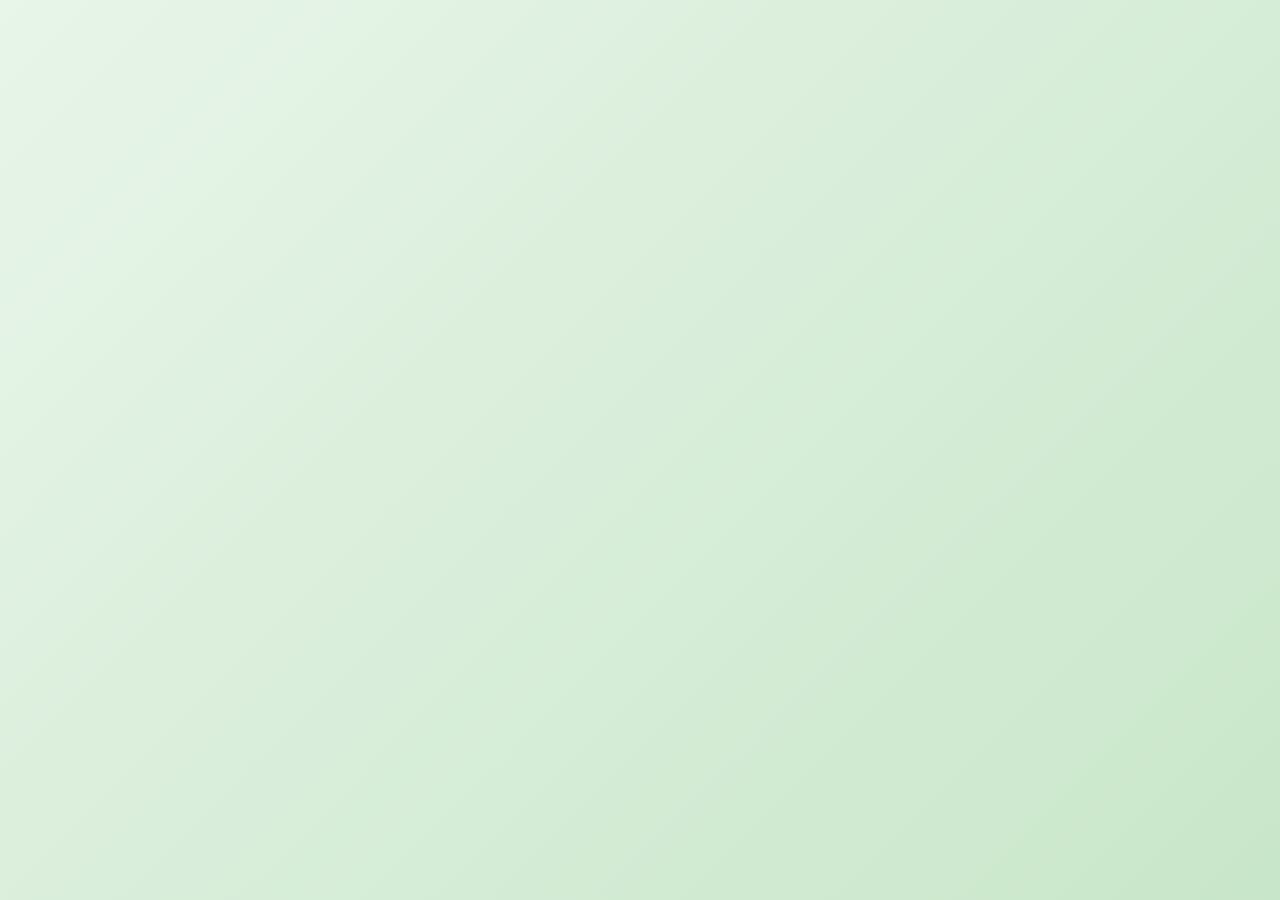
<file: workout/5/index.html>
<!DOCTYPE html>
<html lang="ru">
  <head>
    <meta charset="utf-8" />
    <meta name="viewport" content="width=device-width, initial-scale=1" />
    <link rel="preconnect" href="https://fonts.googleapis.com">
    <link rel="preconnect" href="https://fonts.gstatic.com" crossorigin>
    <link href="https://fonts.googleapis.com/css2?family=Fredoka+One&family=Nunito:wght@400;600;700;800&display=swap" rel="stylesheet">
    <link href="../../_app/immutable/entry/start.BOkRtn3x.js" rel="modulepreload">
		<link href="../../_app/immutable/chunks/Btj7_l_U.js" rel="modulepreload">
		<link href="../../_app/immutable/chunks/CP6yX3kJ.js" rel="modulepreload">
		<link href="../../_app/immutable/entry/app.DRzBL6ld.js" rel="modulepreload">
		<link href="../../_app/immutable/chunks/BgUy-a58.js" rel="modulepreload">
		<link href="../../_app/immutable/chunks/CFKVnMbq.js" rel="modulepreload">
		<link href="../../_app/immutable/nodes/0.CI1dqLjW.js" rel="modulepreload">
		<link href="../../_app/immutable/chunks/IaMNDBvp.js" rel="modulepreload">
		<link href="../../_app/immutable/nodes/5.CWRWZvyJ.js" rel="modulepreload">
		<link href="../../_app/immutable/chunks/C-PUyHbh.js" rel="modulepreload">
		<!--g9klez--><!----><title>Сила всего тела - SimFit</title>
		<link href="../../_app/immutable/assets/0.CVM1VoC1.css" rel="stylesheet">
		<link href="../../_app/immutable/assets/5.BWuRI0rD.css" rel="stylesheet">
  </head>
  <body data-sveltekit-preload-data="hover">
    <div style="display: contents"><!--[--><!--[0--><!--[--><!--[0--><div class="loading-screen svelte-1p9h290" style="animation: fadeOut 1s ease-out 11000ms forwards;"><div class="plumbob-container svelte-1p9h290"><div class="sim-orbit svelte-1p9h290"><div class="sim-runner svelte-1p9h290"><svg viewBox="0 0 60 90" width="50" height="75" class="svelte-1p9h290"><ellipse cx="30" cy="20" rx="12" ry="14" fill="#FFE0B2" class="svelte-1p9h290"></ellipse><ellipse cx="30" cy="14" rx="13" ry="9" fill="#4E342E" class="svelte-1p9h290"></ellipse><circle cx="26" cy="19" r="2" fill="#263238" class="svelte-1p9h290"></circle><circle cx="34" cy="19" r="2" fill="#263238" class="svelte-1p9h290"></circle><path d="M 26 24 Q 30 28 34 24" stroke="#E65100" stroke-width="1.5" fill="none" stroke-linecap="round" class="svelte-1p9h290"></path><rect x="22" y="33" width="16" height="20" rx="5" fill="#26C6DA" class="svelte-1p9h290"></rect><rect x="10" y="35" width="12" height="5" rx="2.5" fill="#FFE0B2" class="svelte-1p9h290"><animateTransform attributeName="transform" type="rotate" values="-20 16 37;20 16 37;-20 16 37" dur="1.8s" repeatCount="indefinite" class="svelte-1p9h290"></animateTransform></rect><rect x="38" y="35" width="12" height="5" rx="2.5" fill="#FFE0B2" class="svelte-1p9h290"><animateTransform attributeName="transform" type="rotate" values="20 44 37;-20 44 37;20 44 37" dur="1.8s" repeatCount="indefinite" class="svelte-1p9h290"></animateTransform></rect><rect x="24" y="51" width="6" height="16" rx="3" fill="#5C6BC0" class="svelte-1p9h290"><animateTransform attributeName="transform" type="rotate" values="-25 27 51;25 27 51;-25 27 51" dur="1.5s" repeatCount="indefinite" class="svelte-1p9h290"></animateTransform></rect><rect x="30" y="51" width="6" height="16" rx="3" fill="#5C6BC0" class="svelte-1p9h290"><animateTransform attributeName="transform" type="rotate" values="25 33 51;-25 33 51;25 33 51" dur="1.5s" repeatCount="indefinite" class="svelte-1p9h290"></animateTransform></rect><ellipse cx="27" cy="68" rx="4" ry="2.5" fill="#37474F" class="svelte-1p9h290"></ellipse><ellipse cx="33" cy="68" rx="4" ry="2.5" fill="#37474F" class="svelte-1p9h290"></ellipse></svg></div></div> <svg class="plumbob-main svelte-1p9h290" width="140" height="210" viewBox="0 0 80 120"><defs class="svelte-1p9h290"><linearGradient id="plumbobGrad1" x1="0%" y1="0%" x2="100%" y2="100%" class="svelte-1p9h290"><stop offset="0%" style="stop-color:#00FFC6;stop-opacity:1" class="svelte-1p9h290"></stop><stop offset="100%" style="stop-color:#00E5FF;stop-opacity:1" class="svelte-1p9h290"></stop></linearGradient><linearGradient id="plumbobGrad2" x1="0%" y1="0%" x2="100%" y2="100%" class="svelte-1p9h290"><stop offset="0%" style="stop-color:#A7FFEB;stop-opacity:0.9" class="svelte-1p9h290"></stop><stop offset="100%" style="stop-color:#84FFFF;stop-opacity:0.9" class="svelte-1p9h290"></stop></linearGradient><filter id="glowStrong" class="svelte-1p9h290"><feGaussianBlur stdDeviation="6" result="coloredBlur" class="svelte-1p9h290"></feGaussianBlur><feMerge class="svelte-1p9h290"><feMergeNode in="coloredBlur" class="svelte-1p9h290"></feMergeNode><feMergeNode in="SourceGraphic" class="svelte-1p9h290"></feMergeNode></feMerge></filter><filter id="glowSoft" class="svelte-1p9h290"><feGaussianBlur stdDeviation="10" result="coloredBlur" class="svelte-1p9h290"></feGaussianBlur><feMerge class="svelte-1p9h290"><feMergeNode in="coloredBlur" class="svelte-1p9h290"></feMergeNode><feMergeNode in="SourceGraphic" class="svelte-1p9h290"></feMergeNode></feMerge></filter></defs><ellipse cx="40" cy="35" rx="38" ry="38" fill="url(#plumbobGrad2)" filter="url(#glowSoft)" opacity="0.4" class="svelte-1p9h290"><animate attributeName="opacity" values="0.3;0.5;0.3" dur="12s" repeatCount="indefinite" class="svelte-1p9h290"></animate></ellipse><polygon points="40,5 75,35 40,65 5,35" fill="url(#plumbobGrad1)" filter="url(#glowStrong)" class="svelte-1p9h290"><animateTransform attributeName="transform" type="rotate" values="0 40 35;360 40 35" dur="18s" repeatCount="indefinite" class="svelte-1p9h290"></animateTransform></polygon><polygon points="40,5 75,35 40,65" fill="white" opacity="0.5" class="svelte-1p9h290"><animateTransform attributeName="transform" type="rotate" values="0 40 35;360 40 35" dur="18s" repeatCount="indefinite" class="svelte-1p9h290"></animateTransform></polygon><polygon points="40,15 60,35 40,55" fill="white" opacity="0.6" class="svelte-1p9h290"><animate attributeName="opacity" values="0.4;0.8;0.4" dur="9s" repeatCount="indefinite" class="svelte-1p9h290"></animate></polygon></svg> <div class="particles svelte-1p9h290"><!--[--><div class="particle svelte-1p9h290" style="--delay: 0s; --size: 6.730002135387565px; --color: #00FFC6"></div><div class="particle svelte-1p9h290" style="--delay: 0.4s; --size: 11.27442164632212px; --color: #00E5FF"></div><div class="particle svelte-1p9h290" style="--delay: 0.8s; --size: 8.864482776227916px; --color: #A7FFEB"></div><div class="particle svelte-1p9h290" style="--delay: 1.2000000000000002s; --size: 13.79124168377141px; --color: #64FFDA"></div><div class="particle svelte-1p9h290" style="--delay: 1.6s; --size: 6.5470358858736954px; --color: #84FFFF"></div><div class="particle svelte-1p9h290" style="--delay: 2s; --size: 10.58626029667152px; --color: #18FFFF"></div><div class="particle svelte-1p9h290" style="--delay: 2.4000000000000004s; --size: 7.789453245707101px; --color: #00FFC6"></div><div class="particle svelte-1p9h290" style="--delay: 2.8000000000000003s; --size: 7.4233298526692835px; --color: #00E5FF"></div><div class="particle svelte-1p9h290" style="--delay: 3.2s; --size: 8.900118142440448px; --color: #A7FFEB"></div><div class="particle svelte-1p9h290" style="--delay: 3.6s; --size: 8.32188151419981px; --color: #64FFDA"></div><div class="particle svelte-1p9h290" style="--delay: 4s; --size: 6.241695468240185px; --color: #84FFFF"></div><div class="particle svelte-1p9h290" style="--delay: 4.4s; --size: 7.919365348708442px; --color: #18FFFF"></div><!--]--></div></div> <div class="loading-text svelte-1p9h290"><h1 class="loading-title svelte-1p9h290"><span style="animation-delay: 0s" class="svelte-1p9h290">S</span> <span style="animation-delay: 0.45s" class="svelte-1p9h290">i</span> <span style="animation-delay: 0.9s" class="svelte-1p9h290">m</span> <span style="animation-delay: 1.35s" class="svelte-1p9h290">F</span> <span style="animation-delay: 1.8s" class="svelte-1p9h290">i</span> <span style="animation-delay: 2.25s" class="svelte-1p9h290">t</span></h1> <p class="loading-subtitle svelte-1p9h290">Загружаем твою тренировку...</p></div> <div class="progress-container svelte-1p9h290"><div class="progress-bar svelte-1p9h290" style="width: 0%"></div></div></div><!--]--> <!--[--><!--[--><!--[-1--><div class="workout-container svelte-g9klez"><header class="workout-header svelte-g9klez"><a href="../../" class="back-btn svelte-g9klez">← Назад</a> <div class="header-info svelte-g9klez"><h1 class="svelte-g9klez">Сила всего тела</h1> <p class="date-text svelte-g9klez">9 апреля 2026 г.</p></div></header> <!--[-1--><div class="progress-section svelte-g9klez"><div class="progress-header svelte-g9klez"><span>Прогресс тренировки</span> <span>1 / 5</span></div> <div class="sims-progress"><div class="sims-progress-bar" style="width: 0%"></div></div></div> <div class="current-exercise-card svelte-g9klez"><div class="exercise-header svelte-g9klez"><span class="set-badge svelte-g9klez">Сет 1/4</span> <h2 class="svelte-g9klez">Отжимания широкие</h2></div> <p class="exercise-description svelte-g9klez">Отжимания с широкой постановкой рук</p> <div class="animation-container svelte-g9klez"><div class="sim-figure animate-push svelte-g9klez"><svg class="sim-character svelte-6uubm8" viewBox="0 0 140 220" xmlns="http://www.w3.org/2000/svg"><defs class="svelte-6uubm8"><radialGradient id="skinGrad" cx="50%" cy="40%" r="60%" class="svelte-6uubm8"><stop offset="0%" style="stop-color:#FFE0B2" class="svelte-6uubm8"></stop><stop offset="100%" style="stop-color:#FFCC80" class="svelte-6uubm8"></stop></radialGradient><linearGradient id="hairGrad" x1="0%" y1="0%" x2="100%" y2="100%" class="svelte-6uubm8"><stop offset="0%" style="stop-color:#5D4037" class="svelte-6uubm8"></stop><stop offset="100%" style="stop-color:#4E342E" class="svelte-6uubm8"></stop></linearGradient><linearGradient id="shirtGrad" x1="0%" y1="0%" x2="0%" y2="100%" class="svelte-6uubm8"><stop offset="0%" style="stop-color:#66BB6A" class="svelte-6uubm8"></stop><stop offset="100%" style="stop-color:#43A047" class="svelte-6uubm8"></stop></linearGradient></defs><g class="plumbob-small svelte-6uubm8"><polygon points="70,2 83,18 70,34 57,18" fill="#00E676" opacity="0.9" class="svelte-6uubm8"><animateTransform attributeName="transform" type="rotate" values="0 70 18;360 70 18" dur="3s" repeatCount="indefinite" class="svelte-6uubm8"></animateTransform></polygon><polygon points="70,2 83,18 70,34" fill="#B9F6CA" opacity="0.5" class="svelte-6uubm8"></polygon></g><!--[0--><g class="exercise-pose svelte-6uubm8"><rect x="25" y="125" width="14" height="40" rx="7" fill="#1976D2" class="svelte-6uubm8"></rect><rect x="42" y="125" width="14" height="40" rx="7" fill="#1565C0" class="svelte-6uubm8"></rect><ellipse cx="32" cy="167" rx="9" ry="5" fill="#37474F" class="svelte-6uubm8"></ellipse><ellipse cx="49" cy="167" rx="9" ry="5" fill="#37474F" class="svelte-6uubm8"></ellipse><line x1="29" y1="163" x2="35" y2="163" stroke="#64B5F6" stroke-width="1.5" stroke-linecap="round" class="svelte-6uubm8"></line><line x1="46" y1="163" x2="52" y2="163" stroke="#64B5F6" stroke-width="1.5" stroke-linecap="round" class="svelte-6uubm8"></line><rect x="38" y="100" width="55" height="30" rx="10" fill="url(#shirtGrad)" class="svelte-6uubm8"></rect><line x1="50" y1="105" x2="50" y2="125" stroke="#388E3C" stroke-width="1.5" opacity="0.5" stroke-linecap="round" class="svelte-6uubm8"></line><circle cx="75" cy="112" r="5" fill="white" opacity="0.8" class="svelte-6uubm8"></circle><text x="75" y="115" font-size="7" text-anchor="middle" font-weight="bold" fill="#43A047" class="svelte-6uubm8">S</text><rect x="80" y="105" width="10" height="35" rx="5" fill="#FFE0B2" class="svelte-6uubm8"></rect><rect x="80" y="138" width="8" height="22" rx="4" fill="#FFCC80" class="svelte-6uubm8"></rect><ellipse cx="84" cy="162" rx="7" ry="5" fill="#FFCC80" class="svelte-6uubm8"></ellipse><line x1="80" y1="162" x2="80" y2="166" stroke="#E6A869" stroke-width="1.5" stroke-linecap="round" class="svelte-6uubm8"></line><line x1="84" y1="162" x2="84" y2="167" stroke="#E6A869" stroke-width="1.5" stroke-linecap="round" class="svelte-6uubm8"></line><line x1="88" y1="162" x2="88" y2="166" stroke="#E6A869" stroke-width="1.5" stroke-linecap="round" class="svelte-6uubm8"></line><rect x="92" y="105" width="10" height="35" rx="5" fill="#FFCC80" class="svelte-6uubm8"></rect><rect x="92" y="138" width="8" height="22" rx="4" fill="#FFB74D" class="svelte-6uubm8"></rect><ellipse cx="96" cy="162" rx="7" ry="5" fill="#FFB74D" class="svelte-6uubm8"></ellipse><line x1="92" y1="162" x2="92" y2="166" stroke="#E6A869" stroke-width="1.5" stroke-linecap="round" class="svelte-6uubm8"></line><line x1="96" y1="162" x2="96" y2="167" stroke="#E6A869" stroke-width="1.5" stroke-linecap="round" class="svelte-6uubm8"></line><line x1="100" y1="162" x2="100" y2="166" stroke="#E6A869" stroke-width="1.5" stroke-linecap="round" class="svelte-6uubm8"></line><ellipse cx="105" cy="92" rx="18" ry="20" fill="url(#skinGrad)" class="svelte-6uubm8"></ellipse><ellipse cx="89" cy="93" rx="4" ry="6" fill="#FFCC80" class="svelte-6uubm8"></ellipse><ellipse cx="89" cy="93" rx="2.5" ry="4" fill="#E6A869" class="svelte-6uubm8"></ellipse><ellipse cx="121" cy="93" rx="4" ry="6" fill="#FFB74D" class="svelte-6uubm8"></ellipse><ellipse cx="121" cy="93" rx="2.5" ry="4" fill="#E6A869" class="svelte-6uubm8"></ellipse><path d="M 87 82 Q 90 68 105 70 Q 120 68 123 82 Q 125 78 120 72 Q 105 62 90 72 Q 85 78 87 82" fill="url(#hairGrad)" class="svelte-6uubm8"></path><path d="M 95 76 Q 105 72 115 76 Q 110 74 105 73 Q 100 74 95 76" fill="#4E342E" class="svelte-6uubm8"></path><path d="M 96 84 Q 100 82 105 83" stroke="#4E342E" stroke-width="1.5" fill="none" stroke-linecap="round" class="svelte-6uubm8"></path><path d="M 108 83 Q 113 82 117 84" stroke="#4E342E" stroke-width="1.5" fill="none" stroke-linecap="round" class="svelte-6uubm8"></path><ellipse cx="100" cy="88" rx="3.5" ry="4" fill="white" class="svelte-6uubm8"></ellipse><ellipse cx="112" cy="88" rx="3.5" ry="4" fill="white" class="svelte-6uubm8"></ellipse><circle cx="101" cy="88" r="2" fill="#263238" class="svelte-6uubm8"></circle><circle cx="113" cy="88" r="2" fill="#263238" class="svelte-6uubm8"></circle><circle cx="102" cy="87" r="1" fill="white" class="svelte-6uubm8"></circle><circle cx="114" cy="87" r="1" fill="white" class="svelte-6uubm8"></circle><path d="M 97 85 L 96 83" stroke="#263238" stroke-width="1" stroke-linecap="round" class="svelte-6uubm8"></path><path d="M 109 85 L 110 83" stroke="#263238" stroke-width="1" stroke-linecap="round" class="svelte-6uubm8"></path><path d="M 115 90 Q 118 93 115 95" stroke="#E6A869" stroke-width="1.5" fill="none" stroke-linecap="round" class="svelte-6uubm8"></path><path d="M 100 98 Q 108 105 116 98" stroke="#E65100" stroke-width="2" fill="none" stroke-linecap="round" class="svelte-6uubm8"></path><path d="M 103 99 Q 108 102 113 99" fill="white" opacity="0.9" class="svelte-6uubm8"></path><g class="sweat-drops svelte-6uubm8" opacity="0.7"><ellipse cx="120" cy="80" rx="2" ry="3" fill="#64B5F6" class="svelte-6uubm8"><animate attributeName="cy" values="78;85;78" dur="2s" repeatCount="indefinite" class="svelte-6uubm8"></animate><animate attributeName="opacity" values="0;0.8;0" dur="2s" repeatCount="indefinite" class="svelte-6uubm8"></animate></ellipse><ellipse cx="92" cy="76" rx="1.5" ry="2.5" fill="#64B5F6" class="svelte-6uubm8"><animate attributeName="cy" values="74;82;74" dur="2.5s" repeatCount="indefinite" class="svelte-6uubm8"></animate><animate attributeName="opacity" values="0;0.6;0" dur="2.5s" repeatCount="indefinite" class="svelte-6uubm8"></animate></ellipse></g></g><!--]--></svg><!----></div> <div class="animation-label svelte-g9klez">12 повторений</div></div> <div class="timer-section svelte-g9klez"><div class="timer-display svelte-g9klez"><!--[-1-->0:00<!--]--></div> <div class="timer-controls svelte-g9klez"><!--[-1--><button class="sims-btn sims-btn-secondary">⏭ Далее</button><!--]--></div></div></div> <div class="exercises-list svelte-g9klez"><!--[--><div class="exercise-item active  svelte-g9klez"><div class="exercise-number svelte-g9klez"><!--[1-->▶<!--]--></div> <div class="exercise-info svelte-g9klez"><h3 class="svelte-g9klez">Отжимания широкие</h3> <p class="svelte-g9klez">4 сета × 12 раз</p></div></div><div class="exercise-item   svelte-g9klez"><div class="exercise-number svelte-g9klez"><!--[-1-->2<!--]--></div> <div class="exercise-info svelte-g9klez"><h3 class="svelte-g9klez">Приседания с прыжком</h3> <p class="svelte-g9klez">4 сета × 15 раз</p></div></div><div class="exercise-item   svelte-g9klez"><div class="exercise-number svelte-g9klez"><!--[-1-->3<!--]--></div> <div class="exercise-info svelte-g9klez"><h3 class="svelte-g9klez">Боковая планка</h3> <p class="svelte-g9klez">3 сета × 0:30</p></div></div><div class="exercise-item   svelte-g9klez"><div class="exercise-number svelte-g9klez"><!--[-1-->4<!--]--></div> <div class="exercise-info svelte-g9klez"><h3 class="svelte-g9klez">Обратные выпады</h3> <p class="svelte-g9klez">3 сета × 12 раз</p></div></div><div class="exercise-item   svelte-g9klez"><div class="exercise-number svelte-g9klez"><!--[-1-->5<!--]--></div> <div class="exercise-info svelte-g9klez"><h3 class="svelte-g9klez">V-складки</h3> <p class="svelte-g9klez">3 сета × 15 раз</p></div></div><!--]--></div> <!--[-1--><!--]--><!--]--></div><!--]--><!--]--><!--]--><!--]--><!--]--> <!--[-1--><!--]--><!--]-->
			
			<script>
				{
					__sveltekit_29dzqs = {
						base: new URL("../..", location).pathname.slice(0, -1),
						assets: "/vbc"
					};

					const element = document.currentScript.parentElement;

					Promise.all([
						import("../../_app/immutable/entry/start.BOkRtn3x.js"),
						import("../../_app/immutable/entry/app.DRzBL6ld.js")
					]).then(([kit, app]) => {
						kit.start(app, element, {
							node_ids: [0, 5],
							data: [null,null],
							form: null,
							error: null
						});
					});
				}
			</script>
		</div>
  </body>
</html>
</file>
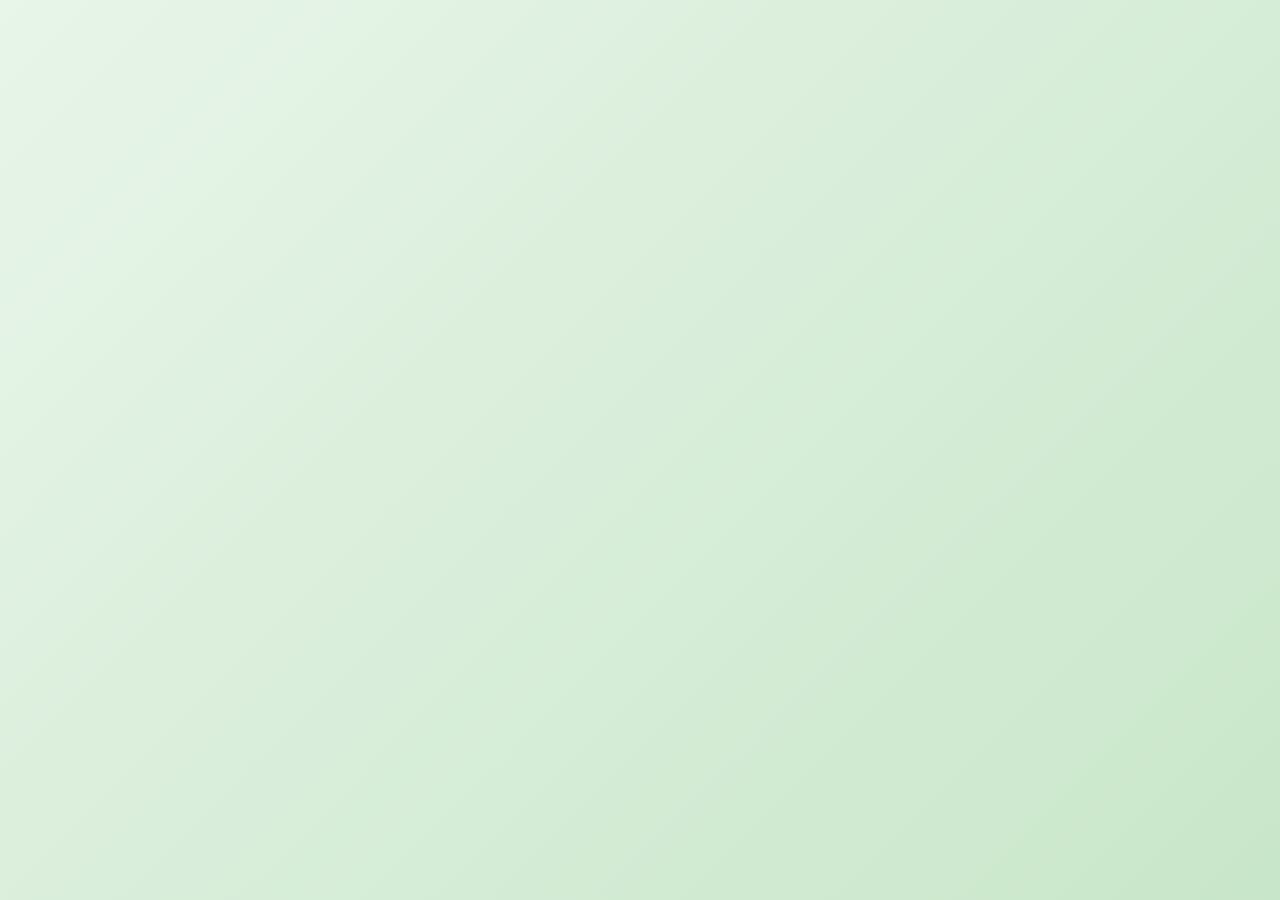
<file: workout/6/index.html>
<!DOCTYPE html>
<html lang="ru">
  <head>
    <meta charset="utf-8" />
    <meta name="viewport" content="width=device-width, initial-scale=1" />
    <link rel="preconnect" href="https://fonts.googleapis.com">
    <link rel="preconnect" href="https://fonts.gstatic.com" crossorigin>
    <link href="https://fonts.googleapis.com/css2?family=Fredoka+One&family=Nunito:wght@400;600;700;800&display=swap" rel="stylesheet">
    <link href="../../_app/immutable/entry/start.BOkRtn3x.js" rel="modulepreload">
		<link href="../../_app/immutable/chunks/Btj7_l_U.js" rel="modulepreload">
		<link href="../../_app/immutable/chunks/CP6yX3kJ.js" rel="modulepreload">
		<link href="../../_app/immutable/entry/app.DRzBL6ld.js" rel="modulepreload">
		<link href="../../_app/immutable/chunks/BgUy-a58.js" rel="modulepreload">
		<link href="../../_app/immutable/chunks/CFKVnMbq.js" rel="modulepreload">
		<link href="../../_app/immutable/nodes/0.CI1dqLjW.js" rel="modulepreload">
		<link href="../../_app/immutable/chunks/IaMNDBvp.js" rel="modulepreload">
		<link href="../../_app/immutable/nodes/5.CWRWZvyJ.js" rel="modulepreload">
		<link href="../../_app/immutable/chunks/C-PUyHbh.js" rel="modulepreload">
		<!--g9klez--><!----><title>HIIT Интенсив - SimFit</title>
		<link href="../../_app/immutable/assets/0.CVM1VoC1.css" rel="stylesheet">
		<link href="../../_app/immutable/assets/5.BWuRI0rD.css" rel="stylesheet">
  </head>
  <body data-sveltekit-preload-data="hover">
    <div style="display: contents"><!--[--><!--[0--><!--[--><!--[0--><div class="loading-screen svelte-1p9h290" style="animation: fadeOut 1s ease-out 11000ms forwards;"><div class="plumbob-container svelte-1p9h290"><div class="sim-orbit svelte-1p9h290"><div class="sim-runner svelte-1p9h290"><svg viewBox="0 0 60 90" width="50" height="75" class="svelte-1p9h290"><ellipse cx="30" cy="20" rx="12" ry="14" fill="#FFE0B2" class="svelte-1p9h290"></ellipse><ellipse cx="30" cy="14" rx="13" ry="9" fill="#4E342E" class="svelte-1p9h290"></ellipse><circle cx="26" cy="19" r="2" fill="#263238" class="svelte-1p9h290"></circle><circle cx="34" cy="19" r="2" fill="#263238" class="svelte-1p9h290"></circle><path d="M 26 24 Q 30 28 34 24" stroke="#E65100" stroke-width="1.5" fill="none" stroke-linecap="round" class="svelte-1p9h290"></path><rect x="22" y="33" width="16" height="20" rx="5" fill="#26C6DA" class="svelte-1p9h290"></rect><rect x="10" y="35" width="12" height="5" rx="2.5" fill="#FFE0B2" class="svelte-1p9h290"><animateTransform attributeName="transform" type="rotate" values="-20 16 37;20 16 37;-20 16 37" dur="1.8s" repeatCount="indefinite" class="svelte-1p9h290"></animateTransform></rect><rect x="38" y="35" width="12" height="5" rx="2.5" fill="#FFE0B2" class="svelte-1p9h290"><animateTransform attributeName="transform" type="rotate" values="20 44 37;-20 44 37;20 44 37" dur="1.8s" repeatCount="indefinite" class="svelte-1p9h290"></animateTransform></rect><rect x="24" y="51" width="6" height="16" rx="3" fill="#5C6BC0" class="svelte-1p9h290"><animateTransform attributeName="transform" type="rotate" values="-25 27 51;25 27 51;-25 27 51" dur="1.5s" repeatCount="indefinite" class="svelte-1p9h290"></animateTransform></rect><rect x="30" y="51" width="6" height="16" rx="3" fill="#5C6BC0" class="svelte-1p9h290"><animateTransform attributeName="transform" type="rotate" values="25 33 51;-25 33 51;25 33 51" dur="1.5s" repeatCount="indefinite" class="svelte-1p9h290"></animateTransform></rect><ellipse cx="27" cy="68" rx="4" ry="2.5" fill="#37474F" class="svelte-1p9h290"></ellipse><ellipse cx="33" cy="68" rx="4" ry="2.5" fill="#37474F" class="svelte-1p9h290"></ellipse></svg></div></div> <svg class="plumbob-main svelte-1p9h290" width="140" height="210" viewBox="0 0 80 120"><defs class="svelte-1p9h290"><linearGradient id="plumbobGrad1" x1="0%" y1="0%" x2="100%" y2="100%" class="svelte-1p9h290"><stop offset="0%" style="stop-color:#00FFC6;stop-opacity:1" class="svelte-1p9h290"></stop><stop offset="100%" style="stop-color:#00E5FF;stop-opacity:1" class="svelte-1p9h290"></stop></linearGradient><linearGradient id="plumbobGrad2" x1="0%" y1="0%" x2="100%" y2="100%" class="svelte-1p9h290"><stop offset="0%" style="stop-color:#A7FFEB;stop-opacity:0.9" class="svelte-1p9h290"></stop><stop offset="100%" style="stop-color:#84FFFF;stop-opacity:0.9" class="svelte-1p9h290"></stop></linearGradient><filter id="glowStrong" class="svelte-1p9h290"><feGaussianBlur stdDeviation="6" result="coloredBlur" class="svelte-1p9h290"></feGaussianBlur><feMerge class="svelte-1p9h290"><feMergeNode in="coloredBlur" class="svelte-1p9h290"></feMergeNode><feMergeNode in="SourceGraphic" class="svelte-1p9h290"></feMergeNode></feMerge></filter><filter id="glowSoft" class="svelte-1p9h290"><feGaussianBlur stdDeviation="10" result="coloredBlur" class="svelte-1p9h290"></feGaussianBlur><feMerge class="svelte-1p9h290"><feMergeNode in="coloredBlur" class="svelte-1p9h290"></feMergeNode><feMergeNode in="SourceGraphic" class="svelte-1p9h290"></feMergeNode></feMerge></filter></defs><ellipse cx="40" cy="35" rx="38" ry="38" fill="url(#plumbobGrad2)" filter="url(#glowSoft)" opacity="0.4" class="svelte-1p9h290"><animate attributeName="opacity" values="0.3;0.5;0.3" dur="12s" repeatCount="indefinite" class="svelte-1p9h290"></animate></ellipse><polygon points="40,5 75,35 40,65 5,35" fill="url(#plumbobGrad1)" filter="url(#glowStrong)" class="svelte-1p9h290"><animateTransform attributeName="transform" type="rotate" values="0 40 35;360 40 35" dur="18s" repeatCount="indefinite" class="svelte-1p9h290"></animateTransform></polygon><polygon points="40,5 75,35 40,65" fill="white" opacity="0.5" class="svelte-1p9h290"><animateTransform attributeName="transform" type="rotate" values="0 40 35;360 40 35" dur="18s" repeatCount="indefinite" class="svelte-1p9h290"></animateTransform></polygon><polygon points="40,15 60,35 40,55" fill="white" opacity="0.6" class="svelte-1p9h290"><animate attributeName="opacity" values="0.4;0.8;0.4" dur="9s" repeatCount="indefinite" class="svelte-1p9h290"></animate></polygon></svg> <div class="particles svelte-1p9h290"><!--[--><div class="particle svelte-1p9h290" style="--delay: 0s; --size: 9.68979434133771px; --color: #00FFC6"></div><div class="particle svelte-1p9h290" style="--delay: 0.4s; --size: 13.835976649936645px; --color: #00E5FF"></div><div class="particle svelte-1p9h290" style="--delay: 0.8s; --size: 13.41212690579386px; --color: #A7FFEB"></div><div class="particle svelte-1p9h290" style="--delay: 1.2000000000000002s; --size: 10.488333315822283px; --color: #64FFDA"></div><div class="particle svelte-1p9h290" style="--delay: 1.6s; --size: 9.60598380101514px; --color: #84FFFF"></div><div class="particle svelte-1p9h290" style="--delay: 2s; --size: 7.50484066042628px; --color: #18FFFF"></div><div class="particle svelte-1p9h290" style="--delay: 2.4000000000000004s; --size: 13.296998660119996px; --color: #00FFC6"></div><div class="particle svelte-1p9h290" style="--delay: 2.8000000000000003s; --size: 10.422371224075992px; --color: #00E5FF"></div><div class="particle svelte-1p9h290" style="--delay: 3.2s; --size: 13.031517524375023px; --color: #A7FFEB"></div><div class="particle svelte-1p9h290" style="--delay: 3.6s; --size: 10.91100305925603px; --color: #64FFDA"></div><div class="particle svelte-1p9h290" style="--delay: 4s; --size: 6.650926027221547px; --color: #84FFFF"></div><div class="particle svelte-1p9h290" style="--delay: 4.4s; --size: 10.198980389814427px; --color: #18FFFF"></div><!--]--></div></div> <div class="loading-text svelte-1p9h290"><h1 class="loading-title svelte-1p9h290"><span style="animation-delay: 0s" class="svelte-1p9h290">S</span> <span style="animation-delay: 0.45s" class="svelte-1p9h290">i</span> <span style="animation-delay: 0.9s" class="svelte-1p9h290">m</span> <span style="animation-delay: 1.35s" class="svelte-1p9h290">F</span> <span style="animation-delay: 1.8s" class="svelte-1p9h290">i</span> <span style="animation-delay: 2.25s" class="svelte-1p9h290">t</span></h1> <p class="loading-subtitle svelte-1p9h290">Загружаем твою тренировку...</p></div> <div class="progress-container svelte-1p9h290"><div class="progress-bar svelte-1p9h290" style="width: 0%"></div></div></div><!--]--> <!--[--><!--[--><!--[-1--><div class="workout-container svelte-g9klez"><header class="workout-header svelte-g9klez"><a href="../../" class="back-btn svelte-g9klez">← Назад</a> <div class="header-info svelte-g9klez"><h1 class="svelte-g9klez">HIIT Интенсив</h1> <p class="date-text svelte-g9klez">10 апреля 2026 г.</p></div></header> <!--[-1--><div class="progress-section svelte-g9klez"><div class="progress-header svelte-g9klez"><span>Прогресс тренировки</span> <span>1 / 5</span></div> <div class="sims-progress"><div class="sims-progress-bar" style="width: 0%"></div></div></div> <div class="current-exercise-card svelte-g9klez"><div class="exercise-header svelte-g9klez"><span class="set-badge svelte-g9klez">Сет 1/1</span> <h2 class="svelte-g9klez">Джампинг Джеки</h2></div> <p class="exercise-description svelte-g9klez">Максимальная скорость!</p> <div class="animation-container svelte-g9klez"><div class="sim-figure animate-jump svelte-g9klez"><svg class="sim-character svelte-6uubm8" viewBox="0 0 140 220" xmlns="http://www.w3.org/2000/svg"><defs class="svelte-6uubm8"><radialGradient id="skinGrad" cx="50%" cy="40%" r="60%" class="svelte-6uubm8"><stop offset="0%" style="stop-color:#FFE0B2" class="svelte-6uubm8"></stop><stop offset="100%" style="stop-color:#FFCC80" class="svelte-6uubm8"></stop></radialGradient><linearGradient id="hairGrad" x1="0%" y1="0%" x2="100%" y2="100%" class="svelte-6uubm8"><stop offset="0%" style="stop-color:#5D4037" class="svelte-6uubm8"></stop><stop offset="100%" style="stop-color:#4E342E" class="svelte-6uubm8"></stop></linearGradient><linearGradient id="shirtGrad" x1="0%" y1="0%" x2="0%" y2="100%" class="svelte-6uubm8"><stop offset="0%" style="stop-color:#66BB6A" class="svelte-6uubm8"></stop><stop offset="100%" style="stop-color:#43A047" class="svelte-6uubm8"></stop></linearGradient></defs><g class="plumbob-small svelte-6uubm8"><polygon points="70,2 83,18 70,34 57,18" fill="#00E676" opacity="0.9" class="svelte-6uubm8"><animateTransform attributeName="transform" type="rotate" values="0 70 18;360 70 18" dur="3s" repeatCount="indefinite" class="svelte-6uubm8"></animateTransform></polygon><polygon points="70,2 83,18 70,34" fill="#B9F6CA" opacity="0.5" class="svelte-6uubm8"></polygon></g><!--[1--><g class="exercise-pose svelte-6uubm8"><rect x="55" y="150" width="12" height="22" rx="6" fill="#FF9800" class="svelte-6uubm8"></rect><rect x="50" y="168" width="10" height="18" rx="5" fill="#F57C00" class="svelte-6uubm8"></rect><rect x="73" y="150" width="12" height="22" rx="6" fill="#FB8C00" class="svelte-6uubm8"></rect><rect x="78" y="168" width="10" height="18" rx="5" fill="#EF6C00" class="svelte-6uubm8"></rect><ellipse cx="55" cy="188" rx="10" ry="6" fill="#37474F" class="svelte-6uubm8"></ellipse><ellipse cx="83" cy="188" rx="10" ry="6" fill="#37474F" class="svelte-6uubm8"></ellipse><ellipse cx="55" cy="190" rx="10" ry="3" fill="#546E7A" class="svelte-6uubm8"></ellipse><ellipse cx="83" cy="190" rx="10" ry="3" fill="#546E7A" class="svelte-6uubm8"></ellipse><path d="M 50 184 L 60 184" stroke="#64B5F6" stroke-width="1.5" stroke-linecap="round" class="svelte-6uubm8"></path><path d="M 78 184 L 88 184" stroke="#64B5F6" stroke-width="1.5" stroke-linecap="round" class="svelte-6uubm8"></path><rect x="50" y="118" width="40" height="38" rx="12" fill="#E91E63" class="svelte-6uubm8"></rect><path d="M 60 118 Q 70 123 80 118" stroke="#C2185B" stroke-width="2" fill="none" class="svelte-6uubm8"></path><line x1="52" y1="128" x2="52" y2="132" stroke="#AD1457" stroke-width="2" stroke-linecap="round" class="svelte-6uubm8"></line><line x1="52" y1="134" x2="52" y2="138" stroke="#AD1457" stroke-width="2" stroke-linecap="round" class="svelte-6uubm8"></line><line x1="88" y1="128" x2="88" y2="132" stroke="#AD1457" stroke-width="2" stroke-linecap="round" class="svelte-6uubm8"></line><line x1="88" y1="134" x2="88" y2="138" stroke="#AD1457" stroke-width="2" stroke-linecap="round" class="svelte-6uubm8"></line><circle cx="70" cy="133" r="6" fill="white" opacity="0.8" class="svelte-6uubm8"></circle><text x="70" y="136" font-size="8" text-anchor="middle" font-weight="bold" fill="#C2185B" class="svelte-6uubm8">S</text><line x1="62" y1="125" x2="62" y2="150" stroke="#AD1457" stroke-width="1.5" opacity="0.4" stroke-linecap="round" class="svelte-6uubm8"></line><g transform="rotate(-25 45 125)" class="svelte-6uubm8"><rect x="28" y="122" width="17" height="10" rx="5" fill="#FFE0B2" class="svelte-6uubm8"></rect><rect x="12" y="124" width="16" height="8" rx="4" fill="#FFCC80" class="svelte-6uubm8"></rect><circle cx="10" cy="128" r="5" fill="#FFCC80" class="svelte-6uubm8"></circle><line x1="7" y1="125" x2="4" y2="123" stroke="#E6A869" stroke-width="1.5" stroke-linecap="round" class="svelte-6uubm8"></line><line x1="8" y1="128" x2="4" y2="128" stroke="#E6A869" stroke-width="1.5" stroke-linecap="round" class="svelte-6uubm8"></line><line x1="7" y1="131" x2="4" y2="133" stroke="#E6A869" stroke-width="1.5" stroke-linecap="round" class="svelte-6uubm8"></line></g><g transform="rotate(25 95 125)" class="svelte-6uubm8"><rect x="95" y="122" width="17" height="10" rx="5" fill="#FFCC80" class="svelte-6uubm8"></rect><rect x="112" y="124" width="16" height="8" rx="4" fill="#FFB74D" class="svelte-6uubm8"></rect><circle cx="130" cy="128" r="5" fill="#FFB74D" class="svelte-6uubm8"></circle><line x1="133" y1="125" x2="136" y2="123" stroke="#E6A869" stroke-width="1.5" stroke-linecap="round" class="svelte-6uubm8"></line><line x1="132" y1="128" x2="136" y2="128" stroke="#E6A869" stroke-width="1.5" stroke-linecap="round" class="svelte-6uubm8"></line><line x1="133" y1="131" x2="136" y2="133" stroke="#E6A869" stroke-width="1.5" stroke-linecap="round" class="svelte-6uubm8"></line></g><ellipse cx="70" cy="95" rx="20" ry="23" fill="url(#skinGrad)" class="svelte-6uubm8"></ellipse><rect x="65" y="112" width="10" height="10" rx="5" fill="#FFE0B2" class="svelte-6uubm8"></rect><ellipse cx="51" cy="96" rx="4" ry="6" fill="#FFCC80" class="svelte-6uubm8"></ellipse><ellipse cx="51" cy="96" rx="2.5" ry="4" fill="#E6A869" class="svelte-6uubm8"></ellipse><ellipse cx="89" cy="96" rx="4" ry="6" fill="#FFB74D" class="svelte-6uubm8"></ellipse><ellipse cx="89" cy="96" rx="2.5" ry="4" fill="#E6A869" class="svelte-6uubm8"></ellipse><circle cx="51" cy="102" r="2" fill="#FFD54F" class="svelte-6uubm8"></circle><circle cx="89" cy="102" r="2" fill="#FFD54F" class="svelte-6uubm8"></circle><path d="M 50 85 Q 52 68 70 70 Q 88 68 90 85 Q 92 80 88 74 Q 70 60 52 74 Q 48 80 50 85" fill="url(#hairGrad)" class="svelte-6uubm8"></path><path d="M 70 70 Q 75 55 80 50" stroke="#4E342E" stroke-width="5" stroke-linecap="round" fill="none" class="svelte-6uubm8"></path><circle cx="81" cy="49" r="4" fill="#4E342E" class="svelte-6uubm8"></circle><path d="M 60 86 Q 64 83 68 85" stroke="#4E342E" stroke-width="1.5" fill="none" stroke-linecap="round" class="svelte-6uubm8"></path><path d="M 72 85 Q 76 83 80 86" stroke="#4E342E" stroke-width="1.5" fill="none" stroke-linecap="round" class="svelte-6uubm8"></path><ellipse cx="63" cy="90" rx="4" ry="4.5" fill="white" class="svelte-6uubm8"></ellipse><ellipse cx="77" cy="90" rx="4" ry="4.5" fill="white" class="svelte-6uubm8"></ellipse><circle cx="64" cy="90" r="2.5" fill="#263238" class="svelte-6uubm8"></circle><circle cx="78" cy="90" r="2.5" fill="#263238" class="svelte-6uubm8"></circle><circle cx="65" cy="89" r="1.2" fill="white" class="svelte-6uubm8"></circle><circle cx="79" cy="89" r="1.2" fill="white" class="svelte-6uubm8"></circle><path d="M 59 87 L 58 84" stroke="#263238" stroke-width="1" stroke-linecap="round" class="svelte-6uubm8"></path><path d="M 81 87 L 82 84" stroke="#263238" stroke-width="1" stroke-linecap="round" class="svelte-6uubm8"></path><path d="M 70 94 Q 73 98 70 101" stroke="#E6A869" stroke-width="1.5" fill="none" stroke-linecap="round" class="svelte-6uubm8"></path><path d="M 60 105 Q 70 114 80 105" stroke="#E65100" stroke-width="2" fill="none" stroke-linecap="round" class="svelte-6uubm8"></path><path d="M 63 106 Q 70 112 77 106" fill="white" opacity="0.9" class="svelte-6uubm8"></path><g class="sparkles svelte-6uubm8" opacity="0.8"><text x="30" y="70" font-size="12" fill="#FFD54F" class="svelte-6uubm8"><animate attributeName="opacity" values="0;1;0" dur="1.5s" repeatCount="indefinite" class="svelte-6uubm8"></animate> ✦</text><text x="105" y="65" font-size="10" fill="#FFD54F" class="svelte-6uubm8"><animate attributeName="opacity" values="0;0.8;0" dur="2s" repeatCount="indefinite" class="svelte-6uubm8"></animate> ✦</text></g></g><!--]--></svg><!----></div> <div class="animation-label svelte-g9klez">Держите 40 сек</div></div> <div class="timer-section svelte-g9klez"><div class="timer-display svelte-g9klez"><!--[-1-->0:00<!--]--></div> <div class="timer-controls svelte-g9klez"><!--[-1--><button class="sims-btn sims-btn-secondary">⏭ Далее</button><!--]--></div></div></div> <div class="exercises-list svelte-g9klez"><!--[--><div class="exercise-item active  svelte-g9klez"><div class="exercise-number svelte-g9klez"><!--[1-->▶<!--]--></div> <div class="exercise-info svelte-g9klez"><h3 class="svelte-g9klez">Джампинг Джеки</h3> <p class="svelte-g9klez">1 сет × 0:40</p></div></div><div class="exercise-item   svelte-g9klez"><div class="exercise-number svelte-g9klez"><!--[-1-->2<!--]--></div> <div class="exercise-info svelte-g9klez"><h3 class="svelte-g9klez">Отжимания</h3> <p class="svelte-g9klez">1 сет × 0:40</p></div></div><div class="exercise-item   svelte-g9klez"><div class="exercise-number svelte-g9klez"><!--[-1-->3<!--]--></div> <div class="exercise-info svelte-g9klez"><h3 class="svelte-g9klez">Приседания</h3> <p class="svelte-g9klez">1 сет × 0:40</p></div></div><div class="exercise-item   svelte-g9klez"><div class="exercise-number svelte-g9klez"><!--[-1-->4<!--]--></div> <div class="exercise-info svelte-g9klez"><h3 class="svelte-g9klez">Скалолаз</h3> <p class="svelte-g9klez">1 сет × 0:40</p></div></div><div class="exercise-item   svelte-g9klez"><div class="exercise-number svelte-g9klez"><!--[-1-->5<!--]--></div> <div class="exercise-info svelte-g9klez"><h3 class="svelte-g9klez">Бёрпи</h3> <p class="svelte-g9klez">1 сет × 0:40</p></div></div><!--]--></div> <!--[0--><div class="workout-note svelte-g9klez"><strong>💡 Примечание:</strong> HIIT: 5 упражнений, 40 сек работа, 20 сек отдых. Повторить 4 круга!</div><!--]--><!--]--></div><!--]--><!--]--><!--]--><!--]--><!--]--> <!--[-1--><!--]--><!--]-->
			
			<script>
				{
					__sveltekit_29dzqs = {
						base: new URL("../..", location).pathname.slice(0, -1),
						assets: "/vbc"
					};

					const element = document.currentScript.parentElement;

					Promise.all([
						import("../../_app/immutable/entry/start.BOkRtn3x.js"),
						import("../../_app/immutable/entry/app.DRzBL6ld.js")
					]).then(([kit, app]) => {
						kit.start(app, element, {
							node_ids: [0, 5],
							data: [null,null],
							form: null,
							error: null
						});
					});
				}
			</script>
		</div>
  </body>
</html>
</file>
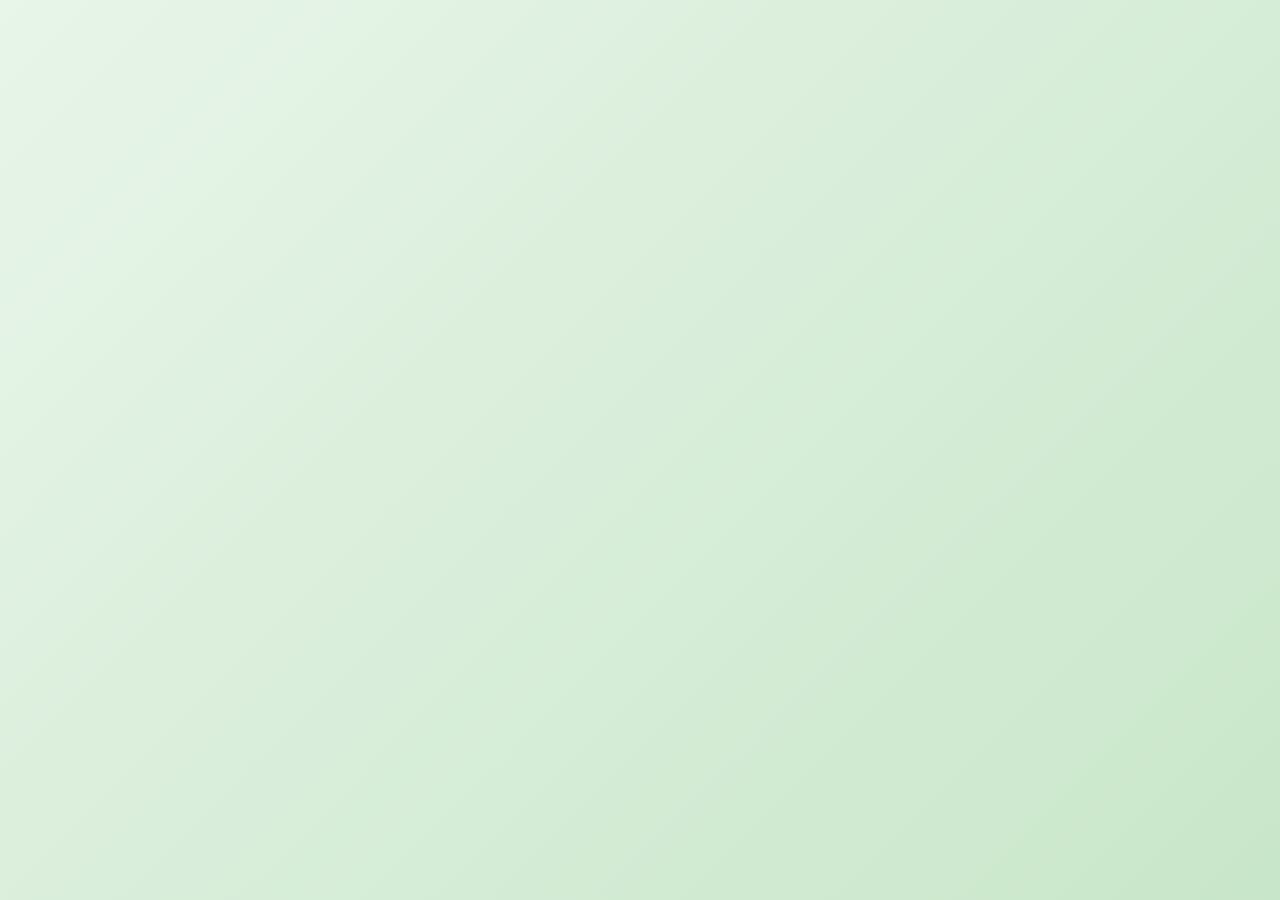
<file: workout/7/index.html>
<!DOCTYPE html>
<html lang="ru">
  <head>
    <meta charset="utf-8" />
    <meta name="viewport" content="width=device-width, initial-scale=1" />
    <link rel="preconnect" href="https://fonts.googleapis.com">
    <link rel="preconnect" href="https://fonts.gstatic.com" crossorigin>
    <link href="https://fonts.googleapis.com/css2?family=Fredoka+One&family=Nunito:wght@400;600;700;800&display=swap" rel="stylesheet">
    <link href="../../_app/immutable/entry/start.BOkRtn3x.js" rel="modulepreload">
		<link href="../../_app/immutable/chunks/Btj7_l_U.js" rel="modulepreload">
		<link href="../../_app/immutable/chunks/CP6yX3kJ.js" rel="modulepreload">
		<link href="../../_app/immutable/entry/app.DRzBL6ld.js" rel="modulepreload">
		<link href="../../_app/immutable/chunks/BgUy-a58.js" rel="modulepreload">
		<link href="../../_app/immutable/chunks/CFKVnMbq.js" rel="modulepreload">
		<link href="../../_app/immutable/nodes/0.CI1dqLjW.js" rel="modulepreload">
		<link href="../../_app/immutable/chunks/IaMNDBvp.js" rel="modulepreload">
		<link href="../../_app/immutable/nodes/5.CWRWZvyJ.js" rel="modulepreload">
		<link href="../../_app/immutable/chunks/C-PUyHbh.js" rel="modulepreload">
		<!--g9klez--><!----><title>Активный отдых - SimFit</title>
		<link href="../../_app/immutable/assets/0.CVM1VoC1.css" rel="stylesheet">
		<link href="../../_app/immutable/assets/5.BWuRI0rD.css" rel="stylesheet">
  </head>
  <body data-sveltekit-preload-data="hover">
    <div style="display: contents"><!--[--><!--[0--><!--[--><!--[0--><div class="loading-screen svelte-1p9h290" style="animation: fadeOut 1s ease-out 11000ms forwards;"><div class="plumbob-container svelte-1p9h290"><div class="sim-orbit svelte-1p9h290"><div class="sim-runner svelte-1p9h290"><svg viewBox="0 0 60 90" width="50" height="75" class="svelte-1p9h290"><ellipse cx="30" cy="20" rx="12" ry="14" fill="#FFE0B2" class="svelte-1p9h290"></ellipse><ellipse cx="30" cy="14" rx="13" ry="9" fill="#4E342E" class="svelte-1p9h290"></ellipse><circle cx="26" cy="19" r="2" fill="#263238" class="svelte-1p9h290"></circle><circle cx="34" cy="19" r="2" fill="#263238" class="svelte-1p9h290"></circle><path d="M 26 24 Q 30 28 34 24" stroke="#E65100" stroke-width="1.5" fill="none" stroke-linecap="round" class="svelte-1p9h290"></path><rect x="22" y="33" width="16" height="20" rx="5" fill="#26C6DA" class="svelte-1p9h290"></rect><rect x="10" y="35" width="12" height="5" rx="2.5" fill="#FFE0B2" class="svelte-1p9h290"><animateTransform attributeName="transform" type="rotate" values="-20 16 37;20 16 37;-20 16 37" dur="1.8s" repeatCount="indefinite" class="svelte-1p9h290"></animateTransform></rect><rect x="38" y="35" width="12" height="5" rx="2.5" fill="#FFE0B2" class="svelte-1p9h290"><animateTransform attributeName="transform" type="rotate" values="20 44 37;-20 44 37;20 44 37" dur="1.8s" repeatCount="indefinite" class="svelte-1p9h290"></animateTransform></rect><rect x="24" y="51" width="6" height="16" rx="3" fill="#5C6BC0" class="svelte-1p9h290"><animateTransform attributeName="transform" type="rotate" values="-25 27 51;25 27 51;-25 27 51" dur="1.5s" repeatCount="indefinite" class="svelte-1p9h290"></animateTransform></rect><rect x="30" y="51" width="6" height="16" rx="3" fill="#5C6BC0" class="svelte-1p9h290"><animateTransform attributeName="transform" type="rotate" values="25 33 51;-25 33 51;25 33 51" dur="1.5s" repeatCount="indefinite" class="svelte-1p9h290"></animateTransform></rect><ellipse cx="27" cy="68" rx="4" ry="2.5" fill="#37474F" class="svelte-1p9h290"></ellipse><ellipse cx="33" cy="68" rx="4" ry="2.5" fill="#37474F" class="svelte-1p9h290"></ellipse></svg></div></div> <svg class="plumbob-main svelte-1p9h290" width="140" height="210" viewBox="0 0 80 120"><defs class="svelte-1p9h290"><linearGradient id="plumbobGrad1" x1="0%" y1="0%" x2="100%" y2="100%" class="svelte-1p9h290"><stop offset="0%" style="stop-color:#00FFC6;stop-opacity:1" class="svelte-1p9h290"></stop><stop offset="100%" style="stop-color:#00E5FF;stop-opacity:1" class="svelte-1p9h290"></stop></linearGradient><linearGradient id="plumbobGrad2" x1="0%" y1="0%" x2="100%" y2="100%" class="svelte-1p9h290"><stop offset="0%" style="stop-color:#A7FFEB;stop-opacity:0.9" class="svelte-1p9h290"></stop><stop offset="100%" style="stop-color:#84FFFF;stop-opacity:0.9" class="svelte-1p9h290"></stop></linearGradient><filter id="glowStrong" class="svelte-1p9h290"><feGaussianBlur stdDeviation="6" result="coloredBlur" class="svelte-1p9h290"></feGaussianBlur><feMerge class="svelte-1p9h290"><feMergeNode in="coloredBlur" class="svelte-1p9h290"></feMergeNode><feMergeNode in="SourceGraphic" class="svelte-1p9h290"></feMergeNode></feMerge></filter><filter id="glowSoft" class="svelte-1p9h290"><feGaussianBlur stdDeviation="10" result="coloredBlur" class="svelte-1p9h290"></feGaussianBlur><feMerge class="svelte-1p9h290"><feMergeNode in="coloredBlur" class="svelte-1p9h290"></feMergeNode><feMergeNode in="SourceGraphic" class="svelte-1p9h290"></feMergeNode></feMerge></filter></defs><ellipse cx="40" cy="35" rx="38" ry="38" fill="url(#plumbobGrad2)" filter="url(#glowSoft)" opacity="0.4" class="svelte-1p9h290"><animate attributeName="opacity" values="0.3;0.5;0.3" dur="12s" repeatCount="indefinite" class="svelte-1p9h290"></animate></ellipse><polygon points="40,5 75,35 40,65 5,35" fill="url(#plumbobGrad1)" filter="url(#glowStrong)" class="svelte-1p9h290"><animateTransform attributeName="transform" type="rotate" values="0 40 35;360 40 35" dur="18s" repeatCount="indefinite" class="svelte-1p9h290"></animateTransform></polygon><polygon points="40,5 75,35 40,65" fill="white" opacity="0.5" class="svelte-1p9h290"><animateTransform attributeName="transform" type="rotate" values="0 40 35;360 40 35" dur="18s" repeatCount="indefinite" class="svelte-1p9h290"></animateTransform></polygon><polygon points="40,15 60,35 40,55" fill="white" opacity="0.6" class="svelte-1p9h290"><animate attributeName="opacity" values="0.4;0.8;0.4" dur="9s" repeatCount="indefinite" class="svelte-1p9h290"></animate></polygon></svg> <div class="particles svelte-1p9h290"><!--[--><div class="particle svelte-1p9h290" style="--delay: 0s; --size: 7.927882746013244px; --color: #00FFC6"></div><div class="particle svelte-1p9h290" style="--delay: 0.4s; --size: 6.284060579771179px; --color: #00E5FF"></div><div class="particle svelte-1p9h290" style="--delay: 0.8s; --size: 13.157569712681205px; --color: #A7FFEB"></div><div class="particle svelte-1p9h290" style="--delay: 1.2000000000000002s; --size: 8.796917638245235px; --color: #64FFDA"></div><div class="particle svelte-1p9h290" style="--delay: 1.6s; --size: 6.802814145491528px; --color: #84FFFF"></div><div class="particle svelte-1p9h290" style="--delay: 2s; --size: 8.453222329496505px; --color: #18FFFF"></div><div class="particle svelte-1p9h290" style="--delay: 2.4000000000000004s; --size: 10.614206092778847px; --color: #00FFC6"></div><div class="particle svelte-1p9h290" style="--delay: 2.8000000000000003s; --size: 11.25778718701598px; --color: #00E5FF"></div><div class="particle svelte-1p9h290" style="--delay: 3.2s; --size: 7.984949127260765px; --color: #A7FFEB"></div><div class="particle svelte-1p9h290" style="--delay: 3.6s; --size: 13.108355003592001px; --color: #64FFDA"></div><div class="particle svelte-1p9h290" style="--delay: 4s; --size: 9.506440806315252px; --color: #84FFFF"></div><div class="particle svelte-1p9h290" style="--delay: 4.4s; --size: 6.05515725353275px; --color: #18FFFF"></div><!--]--></div></div> <div class="loading-text svelte-1p9h290"><h1 class="loading-title svelte-1p9h290"><span style="animation-delay: 0s" class="svelte-1p9h290">S</span> <span style="animation-delay: 0.45s" class="svelte-1p9h290">i</span> <span style="animation-delay: 0.9s" class="svelte-1p9h290">m</span> <span style="animation-delay: 1.35s" class="svelte-1p9h290">F</span> <span style="animation-delay: 1.8s" class="svelte-1p9h290">i</span> <span style="animation-delay: 2.25s" class="svelte-1p9h290">t</span></h1> <p class="loading-subtitle svelte-1p9h290">Загружаем твою тренировку...</p></div> <div class="progress-container svelte-1p9h290"><div class="progress-bar svelte-1p9h290" style="width: 0%"></div></div></div><!--]--> <!--[--><!--[--><!--[-1--><div class="workout-container svelte-g9klez"><header class="workout-header svelte-g9klez"><a href="../../" class="back-btn svelte-g9klez">← Назад</a> <div class="header-info svelte-g9klez"><h1 class="svelte-g9klez">Активный отдых</h1> <p class="date-text svelte-g9klez">11 апреля 2026 г.</p></div></header> <!--[0--><div class="rest-day-card svelte-g9klez"><div class="rest-icon svelte-g9klez">🧘‍♀️</div> <h2 class="svelte-g9klez">День отдыха и восстановления</h2> <p class="svelte-g9klez">Сегодня лёгкая программа для расслабления мышц и восстановления</p> <!--[-1--><!--]--> <div class="exercises-list svelte-g9klez"><!--[--><div class="exercise-item svelte-g9klez"><div class="exercise-icon"><svg class="sim-character svelte-6uubm8" viewBox="0 0 140 220" xmlns="http://www.w3.org/2000/svg"><defs class="svelte-6uubm8"><radialGradient id="skinGrad" cx="50%" cy="40%" r="60%" class="svelte-6uubm8"><stop offset="0%" style="stop-color:#FFE0B2" class="svelte-6uubm8"></stop><stop offset="100%" style="stop-color:#FFCC80" class="svelte-6uubm8"></stop></radialGradient><linearGradient id="hairGrad" x1="0%" y1="0%" x2="100%" y2="100%" class="svelte-6uubm8"><stop offset="0%" style="stop-color:#5D4037" class="svelte-6uubm8"></stop><stop offset="100%" style="stop-color:#4E342E" class="svelte-6uubm8"></stop></linearGradient><linearGradient id="shirtGrad" x1="0%" y1="0%" x2="0%" y2="100%" class="svelte-6uubm8"><stop offset="0%" style="stop-color:#66BB6A" class="svelte-6uubm8"></stop><stop offset="100%" style="stop-color:#43A047" class="svelte-6uubm8"></stop></linearGradient></defs><g class="plumbob-small svelte-6uubm8"><polygon points="70,2 83,18 70,34 57,18" fill="#00E676" opacity="0.9" class="svelte-6uubm8"><animateTransform attributeName="transform" type="rotate" values="0 70 18;360 70 18" dur="3s" repeatCount="indefinite" class="svelte-6uubm8"></animateTransform></polygon><polygon points="70,2 83,18 70,34" fill="#B9F6CA" opacity="0.5" class="svelte-6uubm8"></polygon></g><!--[2--><g class="exercise-pose svelte-6uubm8"><rect x="58" y="148" width="12" height="32" rx="6" fill="#4CAF50" class="svelte-6uubm8"></rect><rect x="72" y="148" width="12" height="32" rx="6" fill="#43A047" class="svelte-6uubm8"></rect><ellipse cx="64" cy="182" rx="10" ry="6" fill="#ECEFF1" class="svelte-6uubm8"></ellipse><ellipse cx="78" cy="182" rx="10" ry="6" fill="#ECEFF1" class="svelte-6uubm8"></ellipse><ellipse cx="64" cy="184" rx="10" ry="3" fill="#B0BEC5" class="svelte-6uubm8"></ellipse><ellipse cx="78" cy="184" rx="10" ry="3" fill="#B0BEC5" class="svelte-6uubm8"></ellipse><rect x="52" y="115" width="38" height="38" rx="10" fill="#00BCD4" class="svelte-6uubm8"></rect><path d="M 60 115 Q 71 120 82 115" stroke="#0097A7" stroke-width="2" fill="none" class="svelte-6uubm8"></path><line x1="71" y1="115" x2="71" y2="153" stroke="#0097A7" stroke-width="1.5" opacity="0.5" class="svelte-6uubm8"></line><path d="M 58 125 Q 60 135 58 145" stroke="#00838F" stroke-width="1" opacity="0.4" fill="none" class="svelte-6uubm8"></path><path d="M 84 125 Q 82 135 84 145" stroke="#00838F" stroke-width="1" opacity="0.4" fill="none" class="svelte-6uubm8"></path><g transform="rotate(-15 48 125)" class="svelte-6uubm8"><rect x="28" y="122" width="20" height="10" rx="5" fill="#FFE0B2" class="svelte-6uubm8"></rect><rect x="8" y="124" width="20" height="8" rx="4" fill="#FFCC80" class="svelte-6uubm8"></rect><circle cx="6" cy="128" r="5" fill="#FFCC80" class="svelte-6uubm8"></circle><line x1="2" y1="125" x2="-2" y2="122" stroke="#E6A869" stroke-width="1.5" stroke-linecap="round" class="svelte-6uubm8"></line><line x1="3" y1="128" x2="-2" y2="128" stroke="#E6A869" stroke-width="1.5" stroke-linecap="round" class="svelte-6uubm8"></line><line x1="2" y1="131" x2="-2" y2="134" stroke="#E6A869" stroke-width="1.5" stroke-linecap="round" class="svelte-6uubm8"></line></g><g transform="rotate(15 94 125)" class="svelte-6uubm8"><rect x="94" y="122" width="20" height="10" rx="5" fill="#FFCC80" class="svelte-6uubm8"></rect><rect x="114" y="124" width="20" height="8" rx="4" fill="#FFB74D" class="svelte-6uubm8"></rect><circle cx="136" cy="128" r="5" fill="#FFB74D" class="svelte-6uubm8"></circle><line x1="140" y1="125" x2="144" y2="122" stroke="#E6A869" stroke-width="1.5" stroke-linecap="round" class="svelte-6uubm8"></line><line x1="139" y1="128" x2="144" y2="128" stroke="#E6A869" stroke-width="1.5" stroke-linecap="round" class="svelte-6uubm8"></line><line x1="140" y1="131" x2="144" y2="134" stroke="#E6A869" stroke-width="1.5" stroke-linecap="round" class="svelte-6uubm8"></line></g><ellipse cx="71" cy="92" rx="20" ry="23" fill="url(#skinGrad)" class="svelte-6uubm8"></ellipse><rect x="66" y="109" width="10" height="10" rx="5" fill="#FFE0B2" class="svelte-6uubm8"></rect><ellipse cx="52" cy="93" rx="4" ry="6" fill="#FFCC80" class="svelte-6uubm8"></ellipse><ellipse cx="52" cy="93" rx="2.5" ry="4" fill="#E6A869" class="svelte-6uubm8"></ellipse><ellipse cx="90" cy="93" rx="4" ry="6" fill="#FFB74D" class="svelte-6uubm8"></ellipse><ellipse cx="90" cy="93" rx="2.5" ry="4" fill="#E6A869" class="svelte-6uubm8"></ellipse><path d="M 51 82 Q 53 65 71 67 Q 89 65 91 82 Q 93 78 89 71 Q 71 57 53 71 Q 49 78 51 82" fill="url(#hairGrad)" class="svelte-6uubm8"></path><path d="M 51 82 Q 48 100 50 115" stroke="#4E342E" stroke-width="4" stroke-linecap="round" fill="none" class="svelte-6uubm8"></path><path d="M 91 82 Q 94 100 92 115" stroke="#4E342E" stroke-width="4" stroke-linecap="round" fill="none" class="svelte-6uubm8"></path><circle cx="55" cy="78" r="3" fill="#FF4081" class="svelte-6uubm8"></circle><path d="M 61 83 Q 65 81 69 83" stroke="#4E342E" stroke-width="1.5" fill="none" stroke-linecap="round" class="svelte-6uubm8"></path><path d="M 73 83 Q 77 81 81 83" stroke="#4E342E" stroke-width="1.5" fill="none" stroke-linecap="round" class="svelte-6uubm8"></path><path d="M 61 87 Q 65 89 69 87" stroke="#263238" stroke-width="2" fill="none" stroke-linecap="round" class="svelte-6uubm8"></path><path d="M 73 87 Q 77 89 81 87" stroke="#263238" stroke-width="2" fill="none" stroke-linecap="round" class="svelte-6uubm8"></path><path d="M 62 88 L 61 90" stroke="#263238" stroke-width="1" stroke-linecap="round" class="svelte-6uubm8"></path><path d="M 65 89 L 65 91" stroke="#263238" stroke-width="1" stroke-linecap="round" class="svelte-6uubm8"></path><path d="M 77 88 L 78 90" stroke="#263238" stroke-width="1" stroke-linecap="round" class="svelte-6uubm8"></path><path d="M 80 89 L 80 91" stroke="#263238" stroke-width="1" stroke-linecap="round" class="svelte-6uubm8"></path><path d="M 71 91 Q 74 95 71 98" stroke="#E6A869" stroke-width="1.5" fill="none" stroke-linecap="round" class="svelte-6uubm8"></path><path d="M 64 103 Q 71 108 78 103" stroke="#E65100" stroke-width="1.5" fill="none" stroke-linecap="round" class="svelte-6uubm8"></path><g class="calm-aura svelte-6uubm8" opacity="0.5"><circle cx="71" cy="92" r="30" fill="none" stroke="#80DEEA" stroke-width="1" class="svelte-6uubm8"><animate attributeName="r" values="28;35;28" dur="3s" repeatCount="indefinite" class="svelte-6uubm8"></animate><animate attributeName="opacity" values="0.5;0.2;0.5" dur="3s" repeatCount="indefinite" class="svelte-6uubm8"></animate></circle><circle cx="71" cy="92" r="35" fill="none" stroke="#80DEEA" stroke-width="0.5" class="svelte-6uubm8"><animate attributeName="r" values="33;40;33" dur="3s" repeatCount="indefinite" class="svelte-6uubm8"></animate><animate attributeName="opacity" values="0.3;0.1;0.3" dur="3s" repeatCount="indefinite" class="svelte-6uubm8"></animate></circle></g></g><!--]--></svg><!----></div> <div class="exercise-info svelte-g9klez"><h3 class="svelte-g9klez">Прогулка</h3> <p class="svelte-g9klez">Лёгкая прогулка на свежем воздухе 30 минут</p> <div class="exercise-meta svelte-g9klez"><span class="meta-badge svelte-g9klez">⏱ 30:00</span></div></div></div><div class="exercise-item svelte-g9klez"><div class="exercise-icon"><svg class="sim-character svelte-6uubm8" viewBox="0 0 140 220" xmlns="http://www.w3.org/2000/svg"><defs class="svelte-6uubm8"><radialGradient id="skinGrad" cx="50%" cy="40%" r="60%" class="svelte-6uubm8"><stop offset="0%" style="stop-color:#FFE0B2" class="svelte-6uubm8"></stop><stop offset="100%" style="stop-color:#FFCC80" class="svelte-6uubm8"></stop></radialGradient><linearGradient id="hairGrad" x1="0%" y1="0%" x2="100%" y2="100%" class="svelte-6uubm8"><stop offset="0%" style="stop-color:#5D4037" class="svelte-6uubm8"></stop><stop offset="100%" style="stop-color:#4E342E" class="svelte-6uubm8"></stop></linearGradient><linearGradient id="shirtGrad" x1="0%" y1="0%" x2="0%" y2="100%" class="svelte-6uubm8"><stop offset="0%" style="stop-color:#66BB6A" class="svelte-6uubm8"></stop><stop offset="100%" style="stop-color:#43A047" class="svelte-6uubm8"></stop></linearGradient></defs><g class="plumbob-small svelte-6uubm8"><polygon points="70,2 83,18 70,34 57,18" fill="#00E676" opacity="0.9" class="svelte-6uubm8"><animateTransform attributeName="transform" type="rotate" values="0 70 18;360 70 18" dur="3s" repeatCount="indefinite" class="svelte-6uubm8"></animateTransform></polygon><polygon points="70,2 83,18 70,34" fill="#B9F6CA" opacity="0.5" class="svelte-6uubm8"></polygon></g><!--[2--><g class="exercise-pose svelte-6uubm8"><rect x="58" y="148" width="12" height="32" rx="6" fill="#4CAF50" class="svelte-6uubm8"></rect><rect x="72" y="148" width="12" height="32" rx="6" fill="#43A047" class="svelte-6uubm8"></rect><ellipse cx="64" cy="182" rx="10" ry="6" fill="#ECEFF1" class="svelte-6uubm8"></ellipse><ellipse cx="78" cy="182" rx="10" ry="6" fill="#ECEFF1" class="svelte-6uubm8"></ellipse><ellipse cx="64" cy="184" rx="10" ry="3" fill="#B0BEC5" class="svelte-6uubm8"></ellipse><ellipse cx="78" cy="184" rx="10" ry="3" fill="#B0BEC5" class="svelte-6uubm8"></ellipse><rect x="52" y="115" width="38" height="38" rx="10" fill="#00BCD4" class="svelte-6uubm8"></rect><path d="M 60 115 Q 71 120 82 115" stroke="#0097A7" stroke-width="2" fill="none" class="svelte-6uubm8"></path><line x1="71" y1="115" x2="71" y2="153" stroke="#0097A7" stroke-width="1.5" opacity="0.5" class="svelte-6uubm8"></line><path d="M 58 125 Q 60 135 58 145" stroke="#00838F" stroke-width="1" opacity="0.4" fill="none" class="svelte-6uubm8"></path><path d="M 84 125 Q 82 135 84 145" stroke="#00838F" stroke-width="1" opacity="0.4" fill="none" class="svelte-6uubm8"></path><g transform="rotate(-15 48 125)" class="svelte-6uubm8"><rect x="28" y="122" width="20" height="10" rx="5" fill="#FFE0B2" class="svelte-6uubm8"></rect><rect x="8" y="124" width="20" height="8" rx="4" fill="#FFCC80" class="svelte-6uubm8"></rect><circle cx="6" cy="128" r="5" fill="#FFCC80" class="svelte-6uubm8"></circle><line x1="2" y1="125" x2="-2" y2="122" stroke="#E6A869" stroke-width="1.5" stroke-linecap="round" class="svelte-6uubm8"></line><line x1="3" y1="128" x2="-2" y2="128" stroke="#E6A869" stroke-width="1.5" stroke-linecap="round" class="svelte-6uubm8"></line><line x1="2" y1="131" x2="-2" y2="134" stroke="#E6A869" stroke-width="1.5" stroke-linecap="round" class="svelte-6uubm8"></line></g><g transform="rotate(15 94 125)" class="svelte-6uubm8"><rect x="94" y="122" width="20" height="10" rx="5" fill="#FFCC80" class="svelte-6uubm8"></rect><rect x="114" y="124" width="20" height="8" rx="4" fill="#FFB74D" class="svelte-6uubm8"></rect><circle cx="136" cy="128" r="5" fill="#FFB74D" class="svelte-6uubm8"></circle><line x1="140" y1="125" x2="144" y2="122" stroke="#E6A869" stroke-width="1.5" stroke-linecap="round" class="svelte-6uubm8"></line><line x1="139" y1="128" x2="144" y2="128" stroke="#E6A869" stroke-width="1.5" stroke-linecap="round" class="svelte-6uubm8"></line><line x1="140" y1="131" x2="144" y2="134" stroke="#E6A869" stroke-width="1.5" stroke-linecap="round" class="svelte-6uubm8"></line></g><ellipse cx="71" cy="92" rx="20" ry="23" fill="url(#skinGrad)" class="svelte-6uubm8"></ellipse><rect x="66" y="109" width="10" height="10" rx="5" fill="#FFE0B2" class="svelte-6uubm8"></rect><ellipse cx="52" cy="93" rx="4" ry="6" fill="#FFCC80" class="svelte-6uubm8"></ellipse><ellipse cx="52" cy="93" rx="2.5" ry="4" fill="#E6A869" class="svelte-6uubm8"></ellipse><ellipse cx="90" cy="93" rx="4" ry="6" fill="#FFB74D" class="svelte-6uubm8"></ellipse><ellipse cx="90" cy="93" rx="2.5" ry="4" fill="#E6A869" class="svelte-6uubm8"></ellipse><path d="M 51 82 Q 53 65 71 67 Q 89 65 91 82 Q 93 78 89 71 Q 71 57 53 71 Q 49 78 51 82" fill="url(#hairGrad)" class="svelte-6uubm8"></path><path d="M 51 82 Q 48 100 50 115" stroke="#4E342E" stroke-width="4" stroke-linecap="round" fill="none" class="svelte-6uubm8"></path><path d="M 91 82 Q 94 100 92 115" stroke="#4E342E" stroke-width="4" stroke-linecap="round" fill="none" class="svelte-6uubm8"></path><circle cx="55" cy="78" r="3" fill="#FF4081" class="svelte-6uubm8"></circle><path d="M 61 83 Q 65 81 69 83" stroke="#4E342E" stroke-width="1.5" fill="none" stroke-linecap="round" class="svelte-6uubm8"></path><path d="M 73 83 Q 77 81 81 83" stroke="#4E342E" stroke-width="1.5" fill="none" stroke-linecap="round" class="svelte-6uubm8"></path><path d="M 61 87 Q 65 89 69 87" stroke="#263238" stroke-width="2" fill="none" stroke-linecap="round" class="svelte-6uubm8"></path><path d="M 73 87 Q 77 89 81 87" stroke="#263238" stroke-width="2" fill="none" stroke-linecap="round" class="svelte-6uubm8"></path><path d="M 62 88 L 61 90" stroke="#263238" stroke-width="1" stroke-linecap="round" class="svelte-6uubm8"></path><path d="M 65 89 L 65 91" stroke="#263238" stroke-width="1" stroke-linecap="round" class="svelte-6uubm8"></path><path d="M 77 88 L 78 90" stroke="#263238" stroke-width="1" stroke-linecap="round" class="svelte-6uubm8"></path><path d="M 80 89 L 80 91" stroke="#263238" stroke-width="1" stroke-linecap="round" class="svelte-6uubm8"></path><path d="M 71 91 Q 74 95 71 98" stroke="#E6A869" stroke-width="1.5" fill="none" stroke-linecap="round" class="svelte-6uubm8"></path><path d="M 64 103 Q 71 108 78 103" stroke="#E65100" stroke-width="1.5" fill="none" stroke-linecap="round" class="svelte-6uubm8"></path><g class="calm-aura svelte-6uubm8" opacity="0.5"><circle cx="71" cy="92" r="30" fill="none" stroke="#80DEEA" stroke-width="1" class="svelte-6uubm8"><animate attributeName="r" values="28;35;28" dur="3s" repeatCount="indefinite" class="svelte-6uubm8"></animate><animate attributeName="opacity" values="0.5;0.2;0.5" dur="3s" repeatCount="indefinite" class="svelte-6uubm8"></animate></circle><circle cx="71" cy="92" r="35" fill="none" stroke="#80DEEA" stroke-width="0.5" class="svelte-6uubm8"><animate attributeName="r" values="33;40;33" dur="3s" repeatCount="indefinite" class="svelte-6uubm8"></animate><animate attributeName="opacity" values="0.3;0.1;0.3" dur="3s" repeatCount="indefinite" class="svelte-6uubm8"></animate></circle></g></g><!--]--></svg><!----></div> <div class="exercise-info svelte-g9klez"><h3 class="svelte-g9klez">Йога</h3> <p class="svelte-g9klez">Лёгкая йога для расслабления</p> <div class="exercise-meta svelte-g9klez"><span class="meta-badge svelte-g9klez">⏱ 15:00</span></div></div></div><div class="exercise-item svelte-g9klez"><div class="exercise-icon"><svg class="sim-character svelte-6uubm8" viewBox="0 0 140 220" xmlns="http://www.w3.org/2000/svg"><defs class="svelte-6uubm8"><radialGradient id="skinGrad" cx="50%" cy="40%" r="60%" class="svelte-6uubm8"><stop offset="0%" style="stop-color:#FFE0B2" class="svelte-6uubm8"></stop><stop offset="100%" style="stop-color:#FFCC80" class="svelte-6uubm8"></stop></radialGradient><linearGradient id="hairGrad" x1="0%" y1="0%" x2="100%" y2="100%" class="svelte-6uubm8"><stop offset="0%" style="stop-color:#5D4037" class="svelte-6uubm8"></stop><stop offset="100%" style="stop-color:#4E342E" class="svelte-6uubm8"></stop></linearGradient><linearGradient id="shirtGrad" x1="0%" y1="0%" x2="0%" y2="100%" class="svelte-6uubm8"><stop offset="0%" style="stop-color:#66BB6A" class="svelte-6uubm8"></stop><stop offset="100%" style="stop-color:#43A047" class="svelte-6uubm8"></stop></linearGradient></defs><g class="plumbob-small svelte-6uubm8"><polygon points="70,2 83,18 70,34 57,18" fill="#00E676" opacity="0.9" class="svelte-6uubm8"><animateTransform attributeName="transform" type="rotate" values="0 70 18;360 70 18" dur="3s" repeatCount="indefinite" class="svelte-6uubm8"></animateTransform></polygon><polygon points="70,2 83,18 70,34" fill="#B9F6CA" opacity="0.5" class="svelte-6uubm8"></polygon></g><!--[2--><g class="exercise-pose svelte-6uubm8"><rect x="58" y="148" width="12" height="32" rx="6" fill="#4CAF50" class="svelte-6uubm8"></rect><rect x="72" y="148" width="12" height="32" rx="6" fill="#43A047" class="svelte-6uubm8"></rect><ellipse cx="64" cy="182" rx="10" ry="6" fill="#ECEFF1" class="svelte-6uubm8"></ellipse><ellipse cx="78" cy="182" rx="10" ry="6" fill="#ECEFF1" class="svelte-6uubm8"></ellipse><ellipse cx="64" cy="184" rx="10" ry="3" fill="#B0BEC5" class="svelte-6uubm8"></ellipse><ellipse cx="78" cy="184" rx="10" ry="3" fill="#B0BEC5" class="svelte-6uubm8"></ellipse><rect x="52" y="115" width="38" height="38" rx="10" fill="#00BCD4" class="svelte-6uubm8"></rect><path d="M 60 115 Q 71 120 82 115" stroke="#0097A7" stroke-width="2" fill="none" class="svelte-6uubm8"></path><line x1="71" y1="115" x2="71" y2="153" stroke="#0097A7" stroke-width="1.5" opacity="0.5" class="svelte-6uubm8"></line><path d="M 58 125 Q 60 135 58 145" stroke="#00838F" stroke-width="1" opacity="0.4" fill="none" class="svelte-6uubm8"></path><path d="M 84 125 Q 82 135 84 145" stroke="#00838F" stroke-width="1" opacity="0.4" fill="none" class="svelte-6uubm8"></path><g transform="rotate(-15 48 125)" class="svelte-6uubm8"><rect x="28" y="122" width="20" height="10" rx="5" fill="#FFE0B2" class="svelte-6uubm8"></rect><rect x="8" y="124" width="20" height="8" rx="4" fill="#FFCC80" class="svelte-6uubm8"></rect><circle cx="6" cy="128" r="5" fill="#FFCC80" class="svelte-6uubm8"></circle><line x1="2" y1="125" x2="-2" y2="122" stroke="#E6A869" stroke-width="1.5" stroke-linecap="round" class="svelte-6uubm8"></line><line x1="3" y1="128" x2="-2" y2="128" stroke="#E6A869" stroke-width="1.5" stroke-linecap="round" class="svelte-6uubm8"></line><line x1="2" y1="131" x2="-2" y2="134" stroke="#E6A869" stroke-width="1.5" stroke-linecap="round" class="svelte-6uubm8"></line></g><g transform="rotate(15 94 125)" class="svelte-6uubm8"><rect x="94" y="122" width="20" height="10" rx="5" fill="#FFCC80" class="svelte-6uubm8"></rect><rect x="114" y="124" width="20" height="8" rx="4" fill="#FFB74D" class="svelte-6uubm8"></rect><circle cx="136" cy="128" r="5" fill="#FFB74D" class="svelte-6uubm8"></circle><line x1="140" y1="125" x2="144" y2="122" stroke="#E6A869" stroke-width="1.5" stroke-linecap="round" class="svelte-6uubm8"></line><line x1="139" y1="128" x2="144" y2="128" stroke="#E6A869" stroke-width="1.5" stroke-linecap="round" class="svelte-6uubm8"></line><line x1="140" y1="131" x2="144" y2="134" stroke="#E6A869" stroke-width="1.5" stroke-linecap="round" class="svelte-6uubm8"></line></g><ellipse cx="71" cy="92" rx="20" ry="23" fill="url(#skinGrad)" class="svelte-6uubm8"></ellipse><rect x="66" y="109" width="10" height="10" rx="5" fill="#FFE0B2" class="svelte-6uubm8"></rect><ellipse cx="52" cy="93" rx="4" ry="6" fill="#FFCC80" class="svelte-6uubm8"></ellipse><ellipse cx="52" cy="93" rx="2.5" ry="4" fill="#E6A869" class="svelte-6uubm8"></ellipse><ellipse cx="90" cy="93" rx="4" ry="6" fill="#FFB74D" class="svelte-6uubm8"></ellipse><ellipse cx="90" cy="93" rx="2.5" ry="4" fill="#E6A869" class="svelte-6uubm8"></ellipse><path d="M 51 82 Q 53 65 71 67 Q 89 65 91 82 Q 93 78 89 71 Q 71 57 53 71 Q 49 78 51 82" fill="url(#hairGrad)" class="svelte-6uubm8"></path><path d="M 51 82 Q 48 100 50 115" stroke="#4E342E" stroke-width="4" stroke-linecap="round" fill="none" class="svelte-6uubm8"></path><path d="M 91 82 Q 94 100 92 115" stroke="#4E342E" stroke-width="4" stroke-linecap="round" fill="none" class="svelte-6uubm8"></path><circle cx="55" cy="78" r="3" fill="#FF4081" class="svelte-6uubm8"></circle><path d="M 61 83 Q 65 81 69 83" stroke="#4E342E" stroke-width="1.5" fill="none" stroke-linecap="round" class="svelte-6uubm8"></path><path d="M 73 83 Q 77 81 81 83" stroke="#4E342E" stroke-width="1.5" fill="none" stroke-linecap="round" class="svelte-6uubm8"></path><path d="M 61 87 Q 65 89 69 87" stroke="#263238" stroke-width="2" fill="none" stroke-linecap="round" class="svelte-6uubm8"></path><path d="M 73 87 Q 77 89 81 87" stroke="#263238" stroke-width="2" fill="none" stroke-linecap="round" class="svelte-6uubm8"></path><path d="M 62 88 L 61 90" stroke="#263238" stroke-width="1" stroke-linecap="round" class="svelte-6uubm8"></path><path d="M 65 89 L 65 91" stroke="#263238" stroke-width="1" stroke-linecap="round" class="svelte-6uubm8"></path><path d="M 77 88 L 78 90" stroke="#263238" stroke-width="1" stroke-linecap="round" class="svelte-6uubm8"></path><path d="M 80 89 L 80 91" stroke="#263238" stroke-width="1" stroke-linecap="round" class="svelte-6uubm8"></path><path d="M 71 91 Q 74 95 71 98" stroke="#E6A869" stroke-width="1.5" fill="none" stroke-linecap="round" class="svelte-6uubm8"></path><path d="M 64 103 Q 71 108 78 103" stroke="#E65100" stroke-width="1.5" fill="none" stroke-linecap="round" class="svelte-6uubm8"></path><g class="calm-aura svelte-6uubm8" opacity="0.5"><circle cx="71" cy="92" r="30" fill="none" stroke="#80DEEA" stroke-width="1" class="svelte-6uubm8"><animate attributeName="r" values="28;35;28" dur="3s" repeatCount="indefinite" class="svelte-6uubm8"></animate><animate attributeName="opacity" values="0.5;0.2;0.5" dur="3s" repeatCount="indefinite" class="svelte-6uubm8"></animate></circle><circle cx="71" cy="92" r="35" fill="none" stroke="#80DEEA" stroke-width="0.5" class="svelte-6uubm8"><animate attributeName="r" values="33;40;33" dur="3s" repeatCount="indefinite" class="svelte-6uubm8"></animate><animate attributeName="opacity" values="0.3;0.1;0.3" dur="3s" repeatCount="indefinite" class="svelte-6uubm8"></animate></circle></g></g><!--]--></svg><!----></div> <div class="exercise-info svelte-g9klez"><h3 class="svelte-g9klez">Медитация</h3> <p class="svelte-g9klez">5 минут глубокого дыхания и медитации</p> <div class="exercise-meta svelte-g9klez"><span class="meta-badge svelte-g9klez">⏱ 5:00</span></div></div></div><!--]--></div></div><!--]--></div><!--]--><!--]--><!--]--><!--]--><!--]--> <!--[-1--><!--]--><!--]-->
			
			<script>
				{
					__sveltekit_29dzqs = {
						base: new URL("../..", location).pathname.slice(0, -1),
						assets: "/vbc"
					};

					const element = document.currentScript.parentElement;

					Promise.all([
						import("../../_app/immutable/entry/start.BOkRtn3x.js"),
						import("../../_app/immutable/entry/app.DRzBL6ld.js")
					]).then(([kit, app]) => {
						kit.start(app, element, {
							node_ids: [0, 5],
							data: [null,null],
							form: null,
							error: null
						});
					});
				}
			</script>
		</div>
  </body>
</html>
</file>
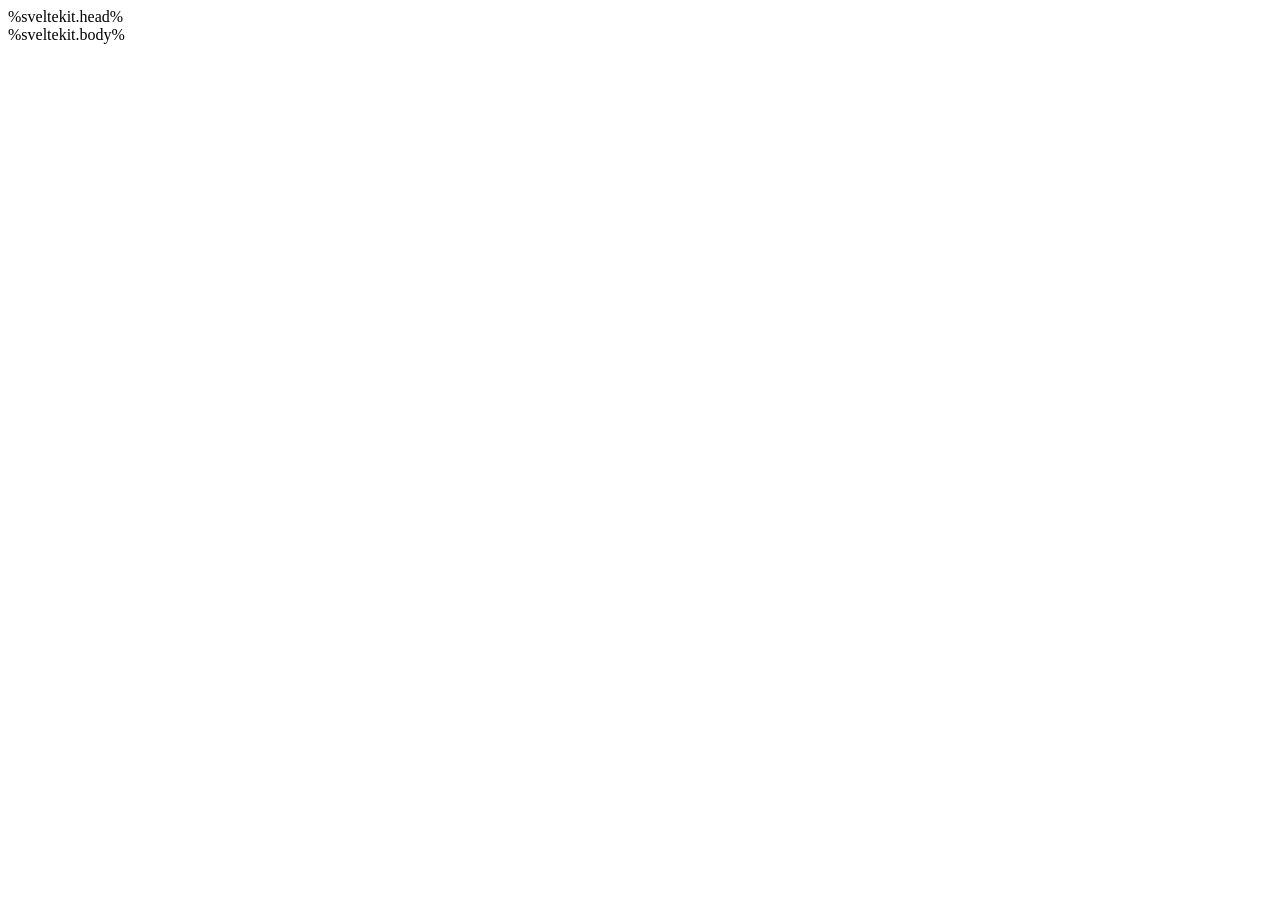
<file: src/app.html>
<!DOCTYPE html>
<html lang="en">
  <head>
    <meta charset="utf-8" />
    <meta name="viewport" content="width=device-width, initial-scale=1" />
    %sveltekit.head%
  </head>
  <body>
    <div>%sveltekit.body%</div>
  </body>
</html>
</file>
<file: _app/immutable/assets/0.CVM1VoC1.css>
:root{--sims-green:#4caf50;--sims-green-light:#81c784;--sims-green-dark:#388e3c;--sims-blue:#2196f3;--sims-blue-light:#64b5f6;--sims-pink:#e91e63;--sims-yellow:#ffeb3b;--sims-orange:#ff9800;--sims-purple:#9c27b0;--bg-primary:#e8f5e9;--bg-secondary:#c8e6c9;--bg-card:#fff;--text-primary:#2e3a2e;--text-secondary:#5d6e5d;--text-light:#fff;--plumbob-green:#00e676;--plumbob-glow:#00e67699;--shadow-sm:0 2px 8px #0000001a;--shadow-md:0 4px 16px #00000026;--shadow-lg:0 8px 32px #0003;--radius-sm:8px;--radius-md:16px;--radius-lg:24px;--radius-xl:32px}*{box-sizing:border-box;margin:0;padding:0}body{background:linear-gradient(135deg, var(--bg-primary) 0%, var(--bg-secondary) 100%);color:var(--text-primary);min-height:100vh;font-family:Nunito,sans-serif;overflow-x:hidden}h1,h2,h3,h4{letter-spacing:1px;font-family:Fredoka One,cursive}@keyframes plumbob-rotate{0%{transform:rotate(0)}to{transform:rotate(360deg)}}@keyframes plumbob-glow{0%,to{filter:drop-shadow(0 0 10px var(--plumbob-glow))}50%{filter:drop-shadow(0 0 25px var(--plumbob-glow))}}@keyframes float{0%,to{transform:translateY(0)}50%{transform:translateY(-10px)}}@keyframes bounce{0%,to{transform:scale(1)}50%{transform:scale(1.05)}}@keyframes slide-in{0%{opacity:0;transform:translate(100%)}to{opacity:1;transform:translate(0)}}@keyframes slide-up{0%{opacity:0;transform:translateY(50px)}to{opacity:1;transform:translateY(0)}}@keyframes pulse{0%,to{transform:scale(1)}50%{transform:scale(1.1)}}@keyframes wiggle{0%,to{transform:rotate(0)}25%{transform:rotate(-5deg)}75%{transform:rotate(5deg)}}@keyframes exercise-squat{0%,to{transform:translateY(0)}50%{transform:translateY(30px)}}@keyframes exercise-jump{0%,to{transform:translateY(0)scale(1)}50%{transform:translateY(-40px)scale(.95,1.05)}}@keyframes exercise-push{0%,to{transform:rotate(0)}50%{transform:rotate(15deg)}}@keyframes exercise-stretch{0%,to{transform:scaleX(1)}50%{transform:scaleX(1.15)}}@keyframes confetti-fall{0%{transform:translateY(-100vh)rotate(0)}to{transform:translateY(100vh)rotate(720deg)}}.plumbob{animation:3s linear infinite plumbob-rotate,2s ease-in-out infinite plumbob-glow}.sims-card{background:var(--bg-card);border-radius:var(--radius-lg);box-shadow:var(--shadow-md);border:3px solid #0000;padding:24px;transition:all .3s}.sims-card:hover{box-shadow:var(--shadow-lg);border-color:var(--sims-green-light);transform:translateY(-4px)}.sims-btn{border-radius:var(--radius-xl);cursor:pointer;box-shadow:var(--shadow-sm);text-transform:uppercase;letter-spacing:1px;border:none;padding:14px 28px;font-family:Fredoka One,cursive;font-size:1.1rem;transition:all .2s}.sims-btn-primary{background:linear-gradient(135deg, var(--sims-green) 0%, var(--sims-green-dark) 100%);color:var(--text-light)}.sims-btn-primary:hover{box-shadow:var(--shadow-md);transform:scale(1.05)}.sims-btn-secondary{background:linear-gradient(135deg, var(--sims-blue) 0%, var(--sims-blue-light) 100%);color:var(--text-light)}.sims-btn-secondary:hover{box-shadow:var(--shadow-md);transform:scale(1.05)}.sims-progress{background:var(--bg-secondary);border-radius:var(--radius-xl);height:24px;overflow:hidden;box-shadow:inset 0 2px 4px #0000001a}.sims-progress-bar{background:linear-gradient(90deg, var(--sims-green) 0%, var(--sims-green-light) 100%);border-radius:var(--radius-xl);height:100%;transition:width .5s;position:relative}.sims-progress-bar:after{content:"";background:linear-gradient(90deg,#0000 0%,#ffffff4d 50%,#0000 100%);animation:2s infinite shimmer;position:absolute;inset:0}@keyframes shimmer{0%{transform:translate(-100%)}to{transform:translate(100%)}}.timer-display{color:var(--sims-green-dark);text-shadow:2px 2px 4px #0000001a;font-family:Fredoka One,cursive;font-size:4rem;animation:1s ease-in-out infinite pulse}.confetti{z-index:1000;pointer-events:none;border-radius:2px;width:12px;height:12px;animation:3s linear forwards confetti-fall;position:fixed}.loading-screen.svelte-1p9h290{z-index:10000;background:linear-gradient(135deg,#0d47a1 0%,#1565c0 20%,#1976d2 40%,#0288d1 60%,#0097a7 80%,#00acc1 100%);flex-direction:column;justify-content:center;align-items:center;animation:.8s ease-out 3.2s forwards svelte-1p9h290-fadeOut;display:flex;position:fixed;inset:0;overflow:hidden}.loading-screen.svelte-1p9h290:before{content:"";background:radial-gradient(circle,#00ffc61f 0%,#0000 60%);width:200%;height:200%;animation:12s ease-in-out infinite svelte-1p9h290-pulse;position:absolute;top:-50%;left:-50%}.loading-screen.svelte-1p9h290:after{content:"";background:radial-gradient(circle at 30% 70%,#00e5ff14 0%,#0000 50%),radial-gradient(circle at 70% 30%,#64ffda14 0%,#0000 50%);position:absolute;inset:0}.plumbob-container.svelte-1p9h290{z-index:10;justify-content:center;align-items:center;width:350px;height:350px;margin-bottom:50px;display:flex;position:relative}.sim-orbit.svelte-1p9h290{width:100%;height:100%;animation:18s linear infinite svelte-1p9h290-orbit;position:absolute}.sim-runner.svelte-1p9h290{filter:drop-shadow(0 0 15px #00ffc6b3);position:absolute;top:0;left:50%;transform:translate(-50%)}@keyframes svelte-1p9h290-orbit{0%{transform:rotate(0)}to{transform:rotate(360deg)}}.plumbob-main.svelte-1p9h290{z-index:2;animation:15s ease-in-out infinite float;position:relative}.particles.svelte-1p9h290{width:100%;height:100%;position:absolute}.particle.svelte-1p9h290{width:var(--size);height:var(--size);background:var(--color);animation:24s linear infinite svelte-1p9h290-particleOrbit;animation-delay:var(--delay);box-shadow:0 0 15px var(--color);opacity:.8;border-radius:50%;position:absolute;top:50%;left:50%}@keyframes svelte-1p9h290-particleOrbit{0%{opacity:.8;transform:rotate(0)translate(140px)scale(1)}50%{opacity:.4}to{opacity:0;transform:rotate(360deg)translate(140px)scale(0)}}.loading-text.svelte-1p9h290{text-align:center;z-index:10;margin-bottom:35px}.loading-title.svelte-1p9h290{color:#fff;text-shadow:0 0 40px #00ffc6cc,0 0 80px #00e5ff66;letter-spacing:2px;margin-bottom:20px;font-family:Fredoka One,cursive;font-size:4.5rem}.loading-title.svelte-1p9h290 span:where(.svelte-1p9h290){opacity:0;animation:3s cubic-bezier(.68,-.55,.265,1.55) forwards svelte-1p9h290-bounceIn;display:inline-block;transform:scale(0)translateY(-30px)}@keyframes svelte-1p9h290-bounceIn{0%{opacity:0;transform:scale(0)translateY(-30px)}60%{transform:scale(1.15)translateY(5px)}to{opacity:1;transform:scale(1)translateY(0)}}.loading-subtitle.svelte-1p9h290{color:#fffffff2;text-shadow:0 2px 15px #0000004d;letter-spacing:.5px;font-size:1.4rem;font-weight:700}.progress-container.svelte-1p9h290{z-index:10;-webkit-backdrop-filter:blur(10px);backdrop-filter:blur(10px);background:#ffffff26;border-radius:24px;width:320px;height:14px;overflow:hidden;box-shadow:inset 0 2px 6px #0003,0 2px 10px #0000001a}.progress-bar.svelte-1p9h290{background:linear-gradient(90deg,#00ffc6 0%,#00e5ff 50%,#64ffda 100%);border-radius:24px;height:100%;transition:width .1s ease-out;position:relative;box-shadow:0 0 20px #00ffc6cc,0 0 40px #00e5ff66}.progress-bar.svelte-1p9h290:after{content:"";background:linear-gradient(90deg,#0000 0%,#fff9 50%,#0000 100%);animation:4.5s infinite svelte-1p9h290-shimmer;position:absolute;inset:0}@keyframes svelte-1p9h290-shimmer{0%{transform:translate(-100%)}to{transform:translate(100%)}}@keyframes svelte-1p9h290-pulse{0%,to{opacity:.5;transform:scale(1)}50%{opacity:.8;transform:scale(1.1)}}@keyframes svelte-1p9h290-fadeOut{0%{opacity:1;visibility:visible}to{opacity:0;visibility:hidden;pointer-events:none}}@media (width<=768px){.plumbob-container.svelte-1p9h290{width:280px;height:280px}.plumbob-main.svelte-1p9h290{width:110px;height:165px}.loading-title.svelte-1p9h290{font-size:3.5rem}.loading-subtitle.svelte-1p9h290{font-size:1.2rem}.progress-container.svelte-1p9h290{width:280px}}@media (width<=480px){.loading-title.svelte-1p9h290{font-size:2.8rem}.loading-subtitle.svelte-1p9h290{font-size:1rem}}
</file>
<file: _app/immutable/assets/2.FHKcJmlK.css>
.container.svelte-1uha8ag{max-width:1200px;margin:0 auto;padding:40px 20px}.header.svelte-1uha8ag{text-align:center;margin-bottom:40px}.plumbob-wrapper.svelte-1uha8ag{margin-bottom:20px;animation:3s ease-in-out infinite float}.title.svelte-1uha8ag{background:linear-gradient(135deg, var(--sims-green) 0%, var(--sims-blue) 100%);-webkit-text-fill-color:transparent;-webkit-background-clip:text;background-clip:text;margin-bottom:10px;font-size:3.5rem}.subtitle.svelte-1uha8ag{color:var(--text-secondary);font-size:1.2rem;font-weight:600}.program-card.svelte-1uha8ag{background:var(--bg-card);border-radius:var(--radius-lg);box-shadow:var(--shadow-md);border-left:6px solid var(--sims-green);margin-bottom:40px;padding:32px}.program-header.svelte-1uha8ag h2:where(.svelte-1uha8ag){color:var(--text-primary);margin-bottom:10px;font-size:2rem}.program-header.svelte-1uha8ag p:where(.svelte-1uha8ag){color:var(--text-secondary);font-size:1.1rem}.bmi-card.svelte-1uha8ag{border-radius:var(--radius-lg);box-shadow:var(--shadow-md);color:inherit;background:linear-gradient(135deg,#e3f2fd 0%,#bbdefb 100%);border:3px solid #0000;align-items:center;gap:20px;margin-bottom:40px;padding:24px 32px;text-decoration:none;transition:all .3s;display:flex}.bmi-card.svelte-1uha8ag:hover{box-shadow:var(--shadow-lg);border-color:var(--sims-blue);transform:translateY(-4px)}.bmi-icon.svelte-1uha8ag{font-size:3rem;animation:2s ease-in-out infinite wiggle}.bmi-card.svelte-1uha8ag h3:where(.svelte-1uha8ag){color:var(--text-primary);margin-bottom:4px;font-size:1.5rem}.bmi-card.svelte-1uha8ag p:where(.svelte-1uha8ag){color:var(--text-secondary);font-size:.95rem}.bmi-arrow.svelte-1uha8ag{color:var(--sims-blue);margin-left:auto;font-size:2rem;transition:transform .2s}.bmi-card.svelte-1uha8ag:hover .bmi-arrow:where(.svelte-1uha8ag){transform:translate(8px)}.schedule-grid.svelte-1uha8ag{grid-template-columns:repeat(auto-fill,minmax(320px,1fr));gap:24px;margin-bottom:40px;display:grid}.day-card.svelte-1uha8ag{background:var(--bg-card);border-radius:var(--radius-lg);box-shadow:var(--shadow-md);color:inherit;border:3px solid #0000;padding:24px;text-decoration:none;transition:all .3s;display:block;position:relative;overflow:hidden}.day-card.svelte-1uha8ag:hover{box-shadow:var(--shadow-lg);border-color:var(--accent);transform:translateY(-6px)}.day-card.svelte-1uha8ag:before{content:"";background:var(--accent);height:6px;position:absolute;top:0;left:0;right:0}.day-badge.svelte-1uha8ag{width:48px;height:48px;box-shadow:var(--shadow-sm);border-radius:50%;justify-content:center;align-items:center;font-size:1.5rem;display:flex;position:absolute;top:20px;right:20px}.day-number.svelte-1uha8ag{color:var(--accent);margin-bottom:4px;font-family:Fredoka One,cursive;font-size:1.3rem}.day-date.svelte-1uha8ag{color:var(--text-secondary);margin-bottom:12px;font-size:.9rem}.day-name.svelte-1uha8ag{color:var(--text-primary);margin-bottom:16px;font-size:1.4rem}.muscle-groups.svelte-1uha8ag{flex-wrap:wrap;gap:8px;margin-bottom:12px;display:flex}.muscle-tag.svelte-1uha8ag{background:var(--bg-secondary);border-radius:var(--radius-xl);color:var(--text-secondary);padding:4px 12px;font-size:.85rem;font-weight:700}.exercise-count.svelte-1uha8ag{color:var(--text-secondary);font-size:.95rem;font-weight:600}.rest-badge.svelte-1uha8ag{background:linear-gradient(135deg, var(--sims-purple) 0%, #ce93d8 100%);color:#fff;border-radius:var(--radius-xl);margin-top:12px;padding:6px 16px;font-family:Fredoka One,cursive;font-size:.9rem;display:inline-block}.footer.svelte-1uha8ag{text-align:center;color:var(--text-secondary);padding:30px;font-weight:600}@media (width<=768px){.title.svelte-1uha8ag{font-size:2.5rem}.schedule-grid.svelte-1uha8ag{grid-template-columns:1fr}}
</file>
<file: _app/immutable/assets/4.CbII4Kbr.css>
.container.svelte-9rifgj{max-width:900px;margin:0 auto;padding:40px 20px}.header.svelte-9rifgj{text-align:center;margin-bottom:40px}.back-btn.svelte-9rifgj{background:var(--bg-secondary);border-radius:var(--radius-xl);color:var(--text-primary);margin-bottom:20px;padding:10px 20px;font-weight:700;text-decoration:none;transition:all .2s;display:inline-block}.back-btn.svelte-9rifgj:hover{background:var(--sims-green-light);color:#fff}.plumbob-wrapper.svelte-9rifgj{margin-bottom:20px;animation:3s ease-in-out infinite float}.title.svelte-9rifgj{background:linear-gradient(135deg, var(--sims-green) 0%, var(--sims-blue) 100%);-webkit-text-fill-color:transparent;-webkit-background-clip:text;background-clip:text;margin-bottom:10px;font-size:3rem}.subtitle.svelte-9rifgj{color:var(--text-secondary);font-size:1.2rem;font-weight:600}.calculator-card.svelte-9rifgj{background:var(--bg-card);border-radius:var(--radius-lg);box-shadow:var(--shadow-lg);border:4px solid var(--sims-green);margin-bottom:30px;padding:40px}.input-section.svelte-9rifgj{grid-template-columns:1fr 1fr;gap:24px;margin-bottom:30px;display:grid}.input-group.svelte-9rifgj{flex-direction:column;gap:10px;display:flex}.input-group.svelte-9rifgj label:where(.svelte-9rifgj){color:var(--text-primary);align-items:center;gap:8px;font-family:Fredoka One,cursive;font-size:1.1rem;display:flex}.input-icon.svelte-9rifgj{font-size:1.3rem}.input-group.svelte-9rifgj input:where(.svelte-9rifgj){border:3px solid var(--bg-secondary);border-radius:var(--radius-md);padding:16px;font-family:Nunito,sans-serif;font-size:1.3rem;font-weight:700;transition:all .2s}.input-group.svelte-9rifgj input:where(.svelte-9rifgj):focus{border-color:var(--sims-green);outline:none;box-shadow:0 0 0 4px #4caf5033}.result-section.svelte-9rifgj{text-align:center;border-top:3px dashed var(--bg-secondary);margin-top:30px;padding-top:30px}.bmi-value.svelte-9rifgj{margin-bottom:10px;font-family:Fredoka One,cursive;font-size:5rem;animation:1s ease-in-out bounce}.bmi-category.svelte-9rifgj{margin-bottom:30px;font-size:1.4rem;font-weight:700}.chart-section.svelte-9rifgj{margin-bottom:30px}.chart-section.svelte-9rifgj h3:where(.svelte-9rifgj){color:var(--text-primary);margin-bottom:16px;font-size:1.3rem}.bmi-chart.svelte-9rifgj{background:var(--bg-primary);border-radius:var(--radius-md);padding:20px}.bmi-bar.svelte-9rifgj{border-radius:var(--radius-xl);height:40px;margin-bottom:12px;display:flex;position:relative;overflow:hidden;box-shadow:inset 0 2px 4px #0000001a}.segment.svelte-9rifgj{height:100%}.segment-underweight.svelte-9rifgj{background:linear-gradient(90deg,#2196f3 0%,#03a9f4 100%)}.segment-normal.svelte-9rifgj{background:linear-gradient(90deg,#8bc34a 0%,#4caf50 100%)}.segment-overweight.svelte-9rifgj{background:linear-gradient(90deg,#ffc107 0%,#ff9800 100%)}.segment-obese1.svelte-9rifgj{background:linear-gradient(90deg,#ff9800 0%,#ff5722 100%)}.segment-obese2.svelte-9rifgj{background:linear-gradient(90deg,#ff5722 0%,#e91e63 100%)}.segment-obese3.svelte-9rifgj{background:linear-gradient(90deg,#e91e63 0%,#9c27b0 100%)}.bmi-marker.svelte-9rifgj{z-index:10;filter:drop-shadow(0 2px 4px #0000004d);flex-direction:column;align-items:center;display:flex;position:absolute;top:-5px;transform:translate(-50%)}.marker-arrow.svelte-9rifgj{border-top:12px solid;border-left:8px solid #0000;border-right:8px solid #0000;width:0;height:0}.marker-dot.svelte-9rifgj{border:3px solid #fff;border-radius:50%;width:14px;height:14px;box-shadow:0 2px 4px #0003}.bmi-labels.svelte-9rifgj{color:var(--text-secondary);justify-content:space-between;font-size:.85rem;font-weight:700;display:flex}.info-grid.svelte-9rifgj{grid-template-columns:repeat(4,1fr);gap:16px;margin-bottom:30px;display:grid}.info-card.svelte-9rifgj{background:var(--bg-primary);border-radius:var(--radius-md);border-left:4px solid;align-items:center;gap:12px;padding:16px;display:flex}.info-icon.svelte-9rifgj{font-size:2rem}.info-content.svelte-9rifgj h4:where(.svelte-9rifgj){color:var(--text-primary);margin-bottom:4px;font-size:.95rem}.info-content.svelte-9rifgj p:where(.svelte-9rifgj){color:var(--text-secondary);font-size:.85rem;font-weight:700}.character-section.svelte-9rifgj{text-align:center;margin-top:30px}.sim-character.svelte-9rifgj svg:where(.svelte-9rifgj){width:120px;height:180px}.plumbob-small.svelte-9rifgj{animation:2s ease-in-out infinite svelte-9rifgj-plumbob-glow}@keyframes svelte-9rifgj-plumbob-glow{0%,to{filter:drop-shadow(0 0 5px #00e67699)}50%{filter:drop-shadow(0 0 15px #00e676e6)}}.history-card.svelte-9rifgj{background:var(--bg-card);border-radius:var(--radius-lg);box-shadow:var(--shadow-md);margin-bottom:30px;padding:32px}.history-card.svelte-9rifgj h2:where(.svelte-9rifgj){color:var(--text-primary);margin-bottom:24px;font-size:1.8rem}.history-list.svelte-9rifgj{flex-direction:column;gap:12px;margin-bottom:30px;display:flex}.history-item.svelte-9rifgj{background:var(--bg-primary);border-radius:var(--radius-md);align-items:center;gap:16px;padding:16px;animation:.3s ease-out both slide-up;display:flex}.history-date.svelte-9rifgj{color:var(--text-secondary);min-width:100px;font-weight:700}.history-data.svelte-9rifgj{flex:1;gap:16px;display:flex}.history-bmi.svelte-9rifgj{font-family:Fredoka One,cursive;font-size:1.3rem;font-weight:700}.history-weight.svelte-9rifgj{color:var(--text-secondary);font-weight:600}.history-category.svelte-9rifgj{color:var(--text-secondary);font-size:.9rem;font-weight:600}.chart-graph.svelte-9rifgj{background:var(--bg-primary);border-radius:var(--radius-md);padding:24px}.chart-graph.svelte-9rifgj h3:where(.svelte-9rifgj){color:var(--text-primary);margin-bottom:16px;font-size:1.3rem}.graph-svg.svelte-9rifgj{width:100%;height:200px}.footer.svelte-9rifgj{text-align:center;color:var(--text-secondary);padding:30px;font-weight:600}@media (width<=768px){.input-section.svelte-9rifgj{grid-template-columns:1fr}.info-grid.svelte-9rifgj{grid-template-columns:repeat(2,1fr)}.bmi-value.svelte-9rifgj{font-size:3.5rem}.title.svelte-9rifgj{font-size:2.5rem}.history-item.svelte-9rifgj{flex-direction:column;align-items:flex-start;gap:8px}}@media (width<=480px){.info-grid.svelte-9rifgj{grid-template-columns:1fr}}
</file>
<file: _app/immutable/assets/5.BWuRI0rD.css>
.sim-character.svelte-6uubm8{width:180px;height:270px}.plumbob-small.svelte-6uubm8{animation:2s ease-in-out infinite svelte-6uubm8-plumbob-glow}@keyframes svelte-6uubm8-plumbob-glow{0%,to{filter:drop-shadow(0 0 5px #00e67699)}50%{filter:drop-shadow(0 0 15px #00e676e6)}}.workout-container.svelte-g9klez{max-width:800px;margin:0 auto;padding:20px}.workout-header.svelte-g9klez{background:var(--bg-card);border-radius:var(--radius-lg);box-shadow:var(--shadow-md);align-items:center;gap:20px;margin-bottom:30px;padding:20px;display:flex}.back-btn.svelte-g9klez{background:var(--bg-secondary);border-radius:var(--radius-xl);color:var(--text-primary);padding:10px 20px;font-weight:700;text-decoration:none;transition:all .2s;display:inline-block}.back-btn.svelte-g9klez:hover{background:var(--sims-green-light);color:#fff}.header-info.svelte-g9klez h1:where(.svelte-g9klez){margin-bottom:4px;font-size:1.8rem}.date-text.svelte-g9klez{color:var(--text-secondary);font-weight:600}.progress-section.svelte-g9klez{margin-bottom:30px}.progress-header.svelte-g9klez{color:var(--text-secondary);justify-content:space-between;margin-bottom:10px;font-weight:700;display:flex}.current-exercise-card.svelte-g9klez{background:var(--bg-card);border-radius:var(--radius-lg);box-shadow:var(--shadow-lg);border:4px solid var(--sims-green);margin-bottom:30px;padding:32px}.exercise-header.svelte-g9klez{margin-bottom:16px}.set-badge.svelte-g9klez{background:var(--sims-blue);color:#fff;border-radius:var(--radius-xl);margin-bottom:12px;padding:6px 16px;font-size:.9rem;font-weight:700;display:inline-block}.exercise-header.svelte-g9klez h2:where(.svelte-g9klez){color:var(--text-primary);font-size:2rem}.exercise-description.svelte-g9klez{color:var(--text-secondary);margin-bottom:24px;font-size:1.1rem;line-height:1.6}.animation-container.svelte-g9klez{background:linear-gradient(135deg, var(--bg-primary) 0%, var(--bg-secondary) 100%);border-radius:var(--radius-lg);text-align:center;flex-direction:column;justify-content:center;align-items:center;min-height:280px;margin-bottom:24px;padding:40px;display:flex}.sim-figure.svelte-g9klez{margin-bottom:20px}.animate-squat.svelte-g9klez{animation:1.5s ease-in-out infinite exercise-squat}.animate-jump.svelte-g9klez{animation:1s ease-in-out infinite exercise-jump}.animate-push.svelte-g9klez{animation:1.2s ease-in-out infinite exercise-push}.animate-stretch.svelte-g9klez{animation:2s ease-in-out infinite exercise-stretch}.animation-label.svelte-g9klez{color:var(--sims-green-dark);font-family:Fredoka One,cursive;font-size:1.2rem}.timer-section.svelte-g9klez{text-align:center}.timer-display.svelte-g9klez{margin-bottom:20px}.rest-timer.svelte-g9klez{color:var(--sims-blue)}.timer-controls.svelte-g9klez{justify-content:center;gap:12px;display:flex}.exercises-list.svelte-g9klez{flex-direction:column;gap:12px;margin-bottom:30px;display:flex}.exercise-item.svelte-g9klez{background:var(--bg-card);border-radius:var(--radius-md);box-shadow:var(--shadow-sm);align-items:center;gap:16px;padding:16px;transition:all .3s;display:flex}.exercise-item.active.svelte-g9klez{border:3px solid var(--sims-green);background:linear-gradient(135deg,#e8f5e9 0%,#c8e6c9 100%)}.exercise-item.completed.svelte-g9klez{opacity:.6}.exercise-number.svelte-g9klez{background:var(--sims-green);color:#fff;border-radius:50%;flex-shrink:0;justify-content:center;align-items:center;width:40px;height:40px;font-family:Fredoka One,cursive;font-size:1.2rem;display:flex}.exercise-item.completed.svelte-g9klez .exercise-number:where(.svelte-g9klez){background:var(--sims-green-dark)}.exercise-info.svelte-g9klez h3:where(.svelte-g9klez){margin-bottom:4px;font-size:1.2rem}.exercise-info.svelte-g9klez p:where(.svelte-g9klez){color:var(--text-secondary);font-size:.95rem}.exercise-meta.svelte-g9klez{gap:8px;margin-top:8px;display:flex}.meta-badge.svelte-g9klez{background:var(--bg-secondary);border-radius:var(--radius-xl);padding:4px 12px;font-size:.85rem;font-weight:700}.workout-note.svelte-g9klez{border-radius:var(--radius-md);border-left:4px solid var(--sims-orange);background:linear-gradient(135deg,#fff3e0 0%,#ffe0b2 100%);margin-bottom:30px;padding:20px}.rest-day-card.svelte-g9klez{background:var(--bg-card);border-radius:var(--radius-lg);text-align:center;box-shadow:var(--shadow-md);border:4px solid var(--sims-purple);padding:40px}.rest-icon.svelte-g9klez{margin-bottom:20px;font-size:4rem}.rest-day-card.svelte-g9klez h2:where(.svelte-g9klez){margin-bottom:12px;font-size:2rem}.rest-day-card.svelte-g9klez>p:where(.svelte-g9klez){color:var(--text-secondary);margin-bottom:24px;font-size:1.1rem}.rest-note.svelte-g9klez{border-radius:var(--radius-md);color:var(--sims-purple);background:#f3e5f5;margin-bottom:30px;padding:16px;font-weight:700}.completion-screen.svelte-g9klez{background:linear-gradient(135deg,#e8f5e9 0%,#c8e6c9 100%);justify-content:center;align-items:center;min-height:100vh;display:flex;position:relative;overflow:hidden}.confetti-container.svelte-g9klez{pointer-events:none;position:absolute;inset:0}.completion-card.svelte-g9klez{background:var(--bg-card);border-radius:var(--radius-xl);text-align:center;box-shadow:var(--shadow-lg);max-width:600px;padding:60px 40px;animation:.5s ease-out slide-up}.success-icon.svelte-g9klez{margin-bottom:20px;font-size:6rem;animation:1s ease-in-out infinite bounce}.completion-title.svelte-g9klez{background:linear-gradient(135deg, var(--sims-green) 0%, var(--sims-blue) 100%);-webkit-text-fill-color:transparent;-webkit-background-clip:text;background-clip:text;margin-bottom:16px;font-size:2.5rem}.motivation-text.svelte-g9klez{color:var(--text-secondary);margin-bottom:40px;font-size:1.3rem;font-weight:700}.stats-grid.svelte-g9klez{grid-template-columns:repeat(3,1fr);gap:20px;margin-bottom:40px;display:grid}.stat-item.svelte-g9klez{background:var(--bg-primary);border-radius:var(--radius-md);padding:20px}.stat-value.svelte-g9klez{color:var(--sims-green-dark);margin-bottom:8px;font-family:Fredoka One,cursive;font-size:2rem}.stat-label.svelte-g9klez{color:var(--text-secondary);font-size:.9rem;font-weight:600}.completion-buttons.svelte-g9klez{flex-wrap:wrap;justify-content:center;gap:16px;display:flex}@media (width<=768px){.stats-grid.svelte-g9klez{grid-template-columns:1fr}.completion-card.svelte-g9klez{padding:40px 20px}.completion-title.svelte-g9klez{font-size:2rem}}
</file>
